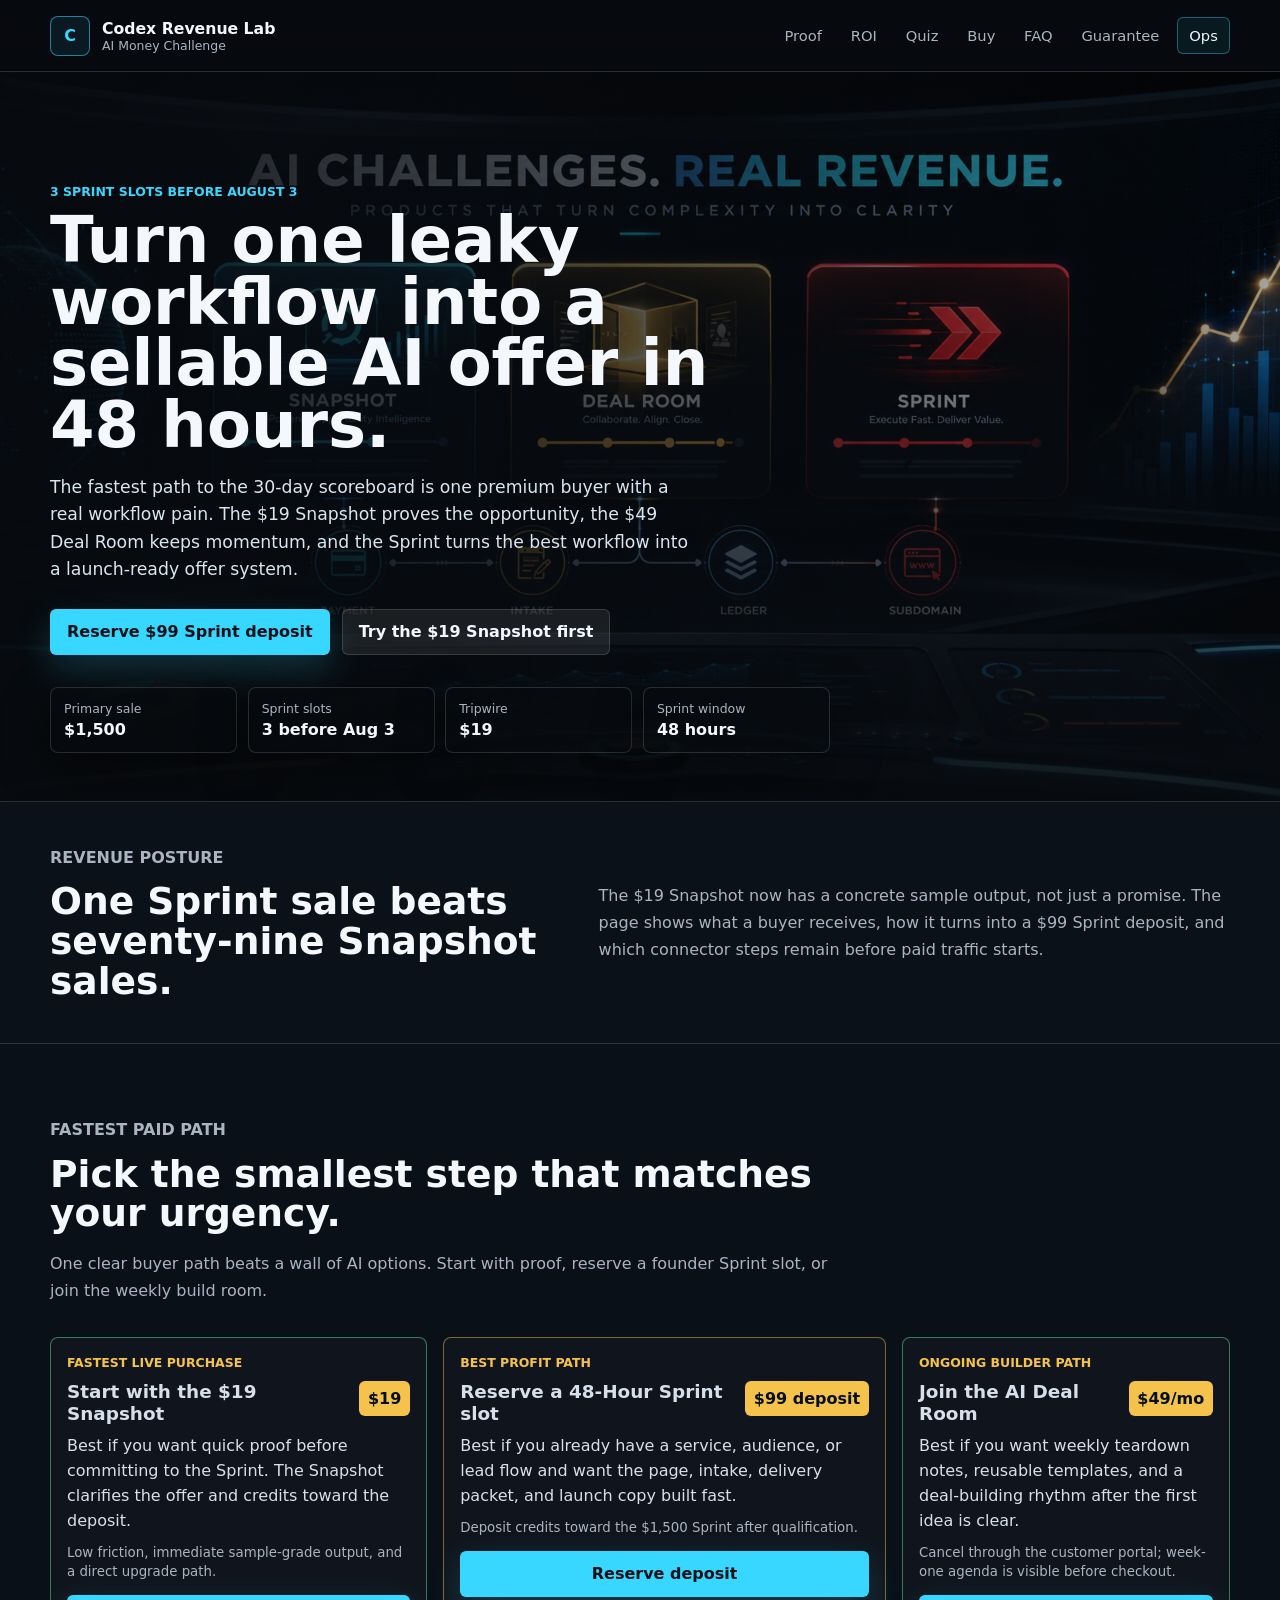
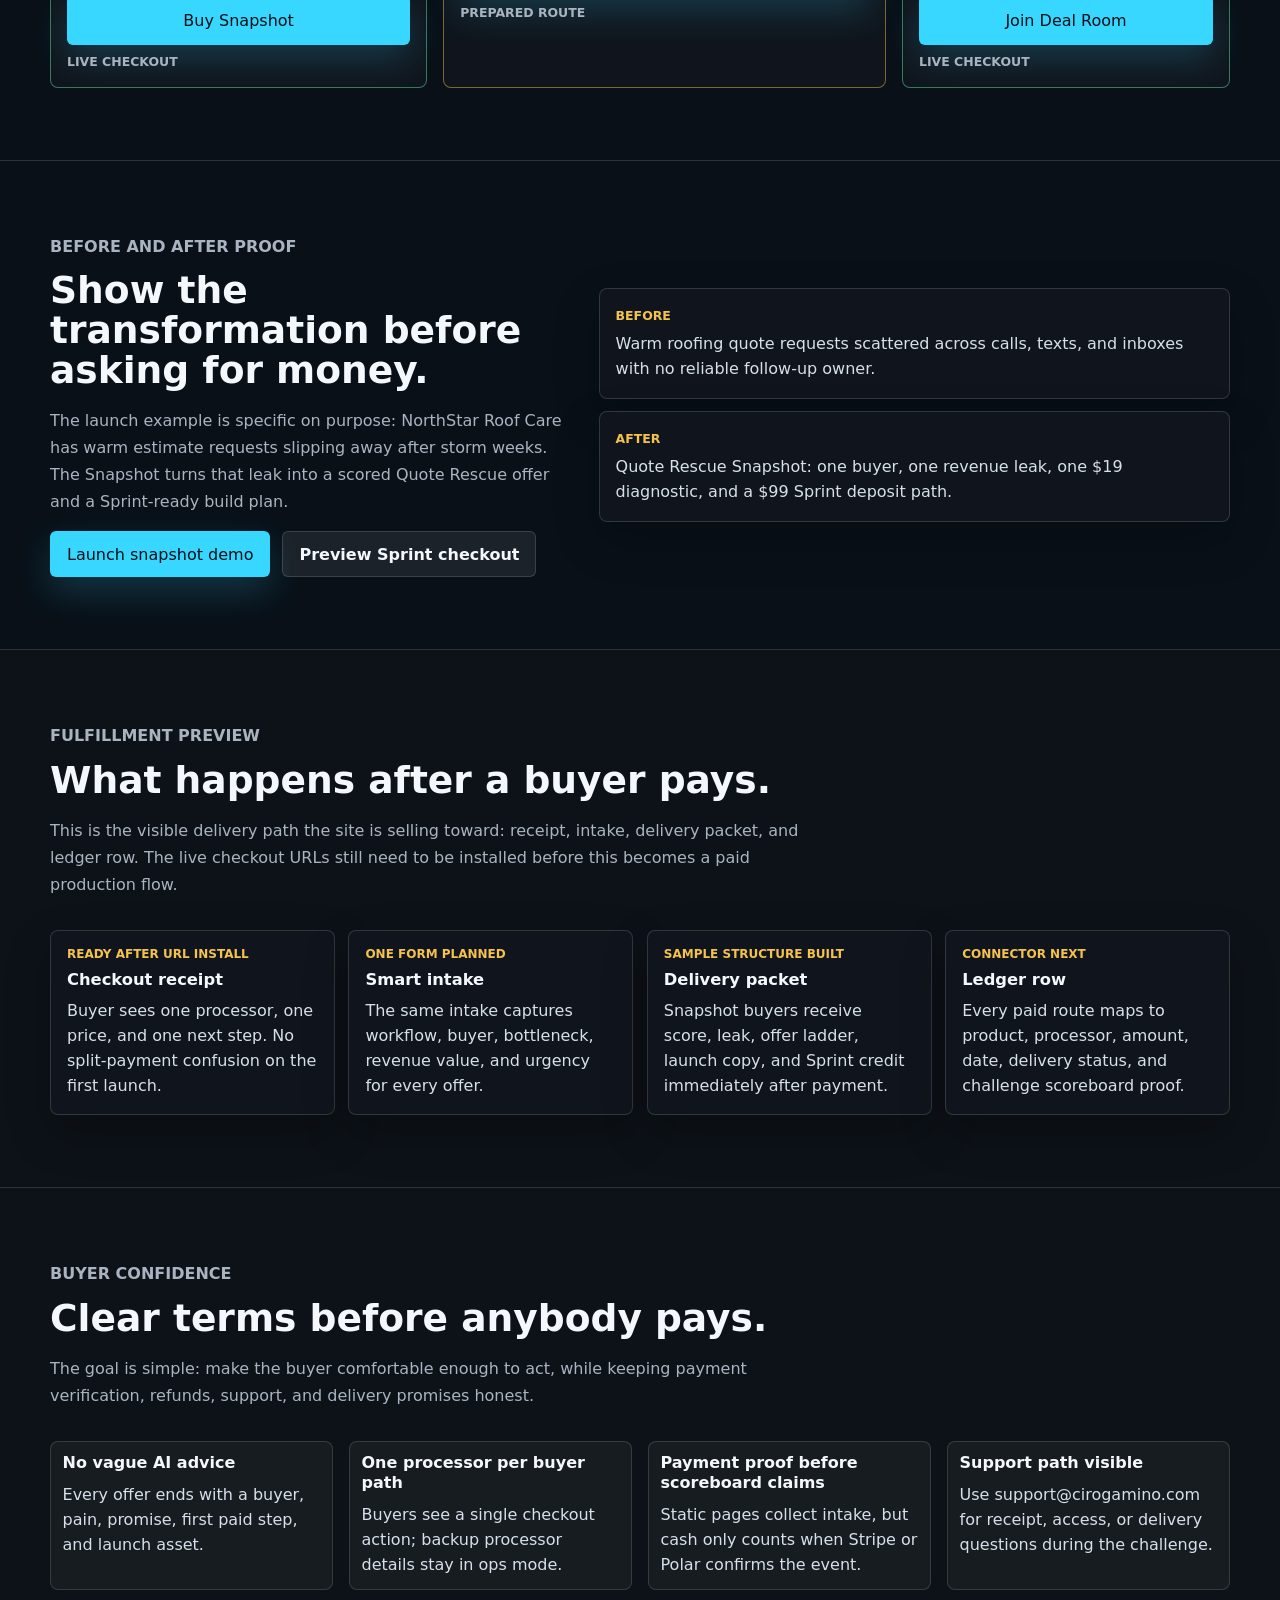
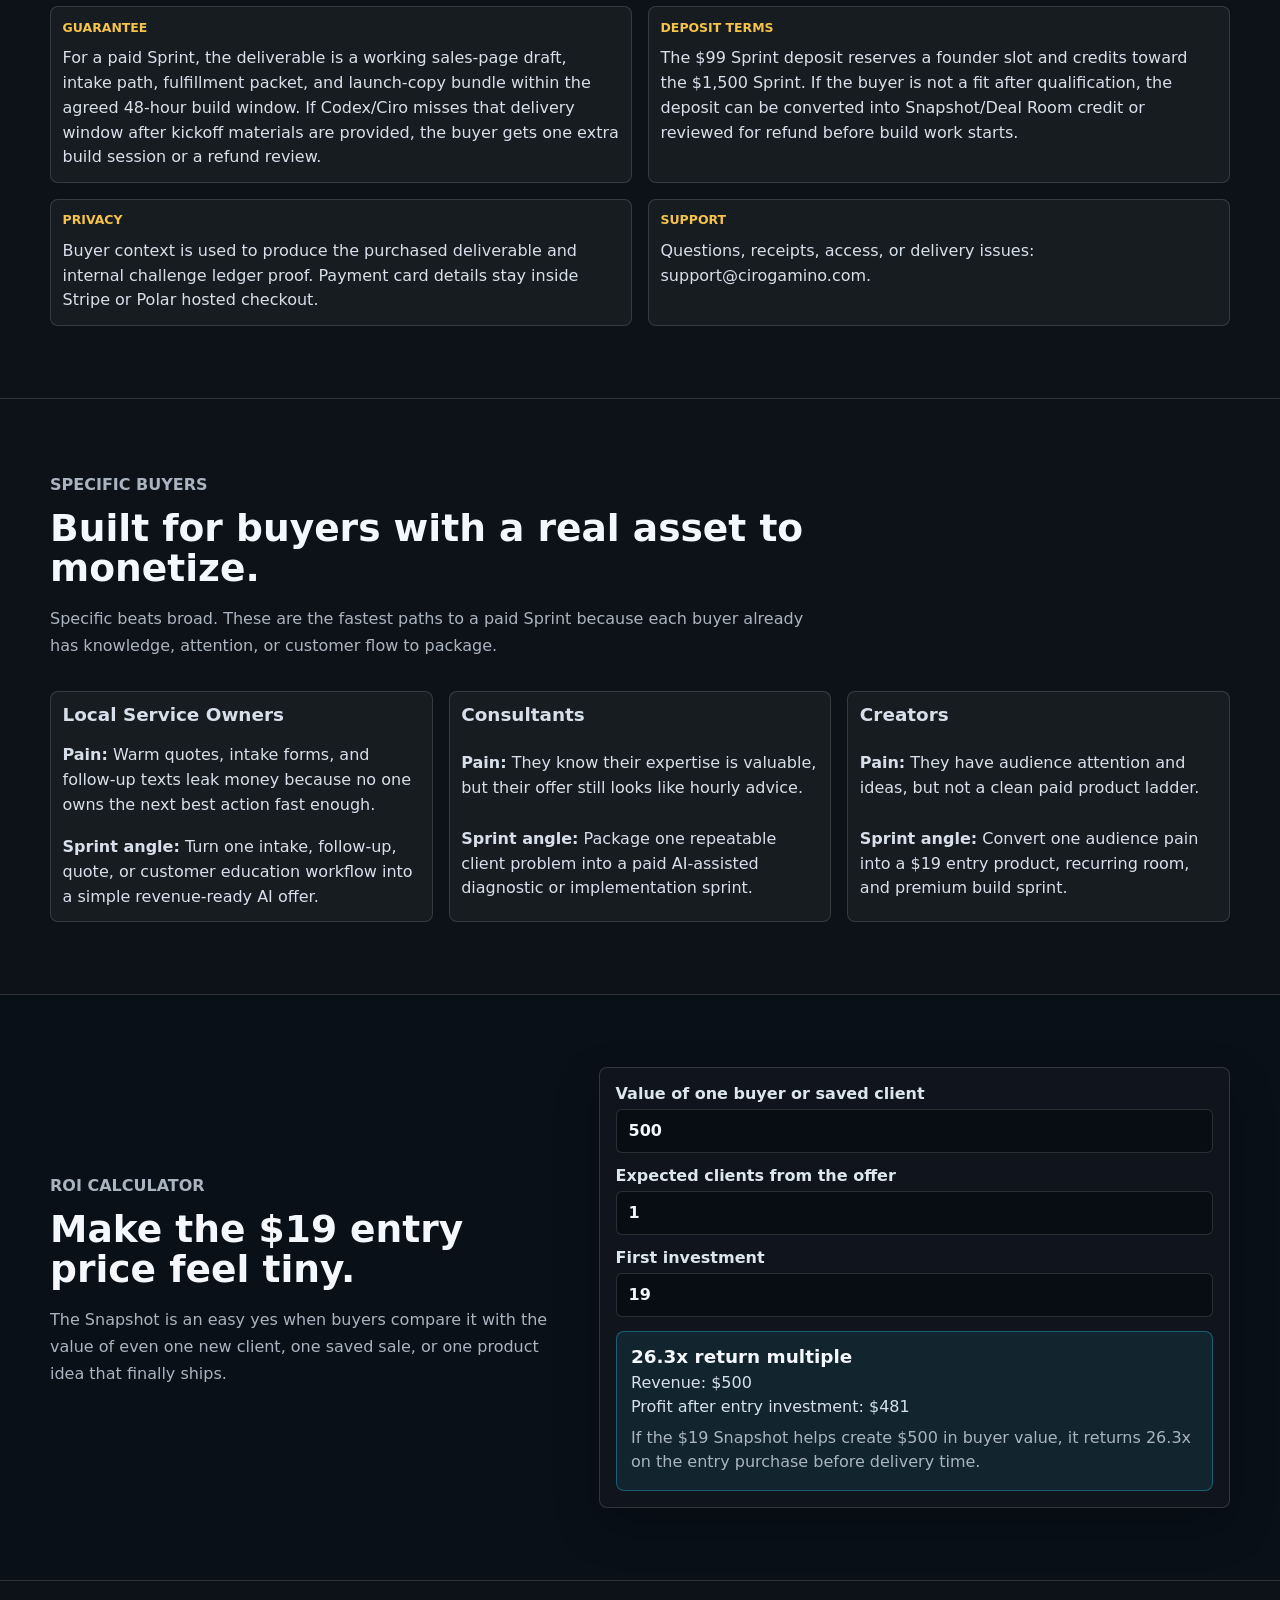
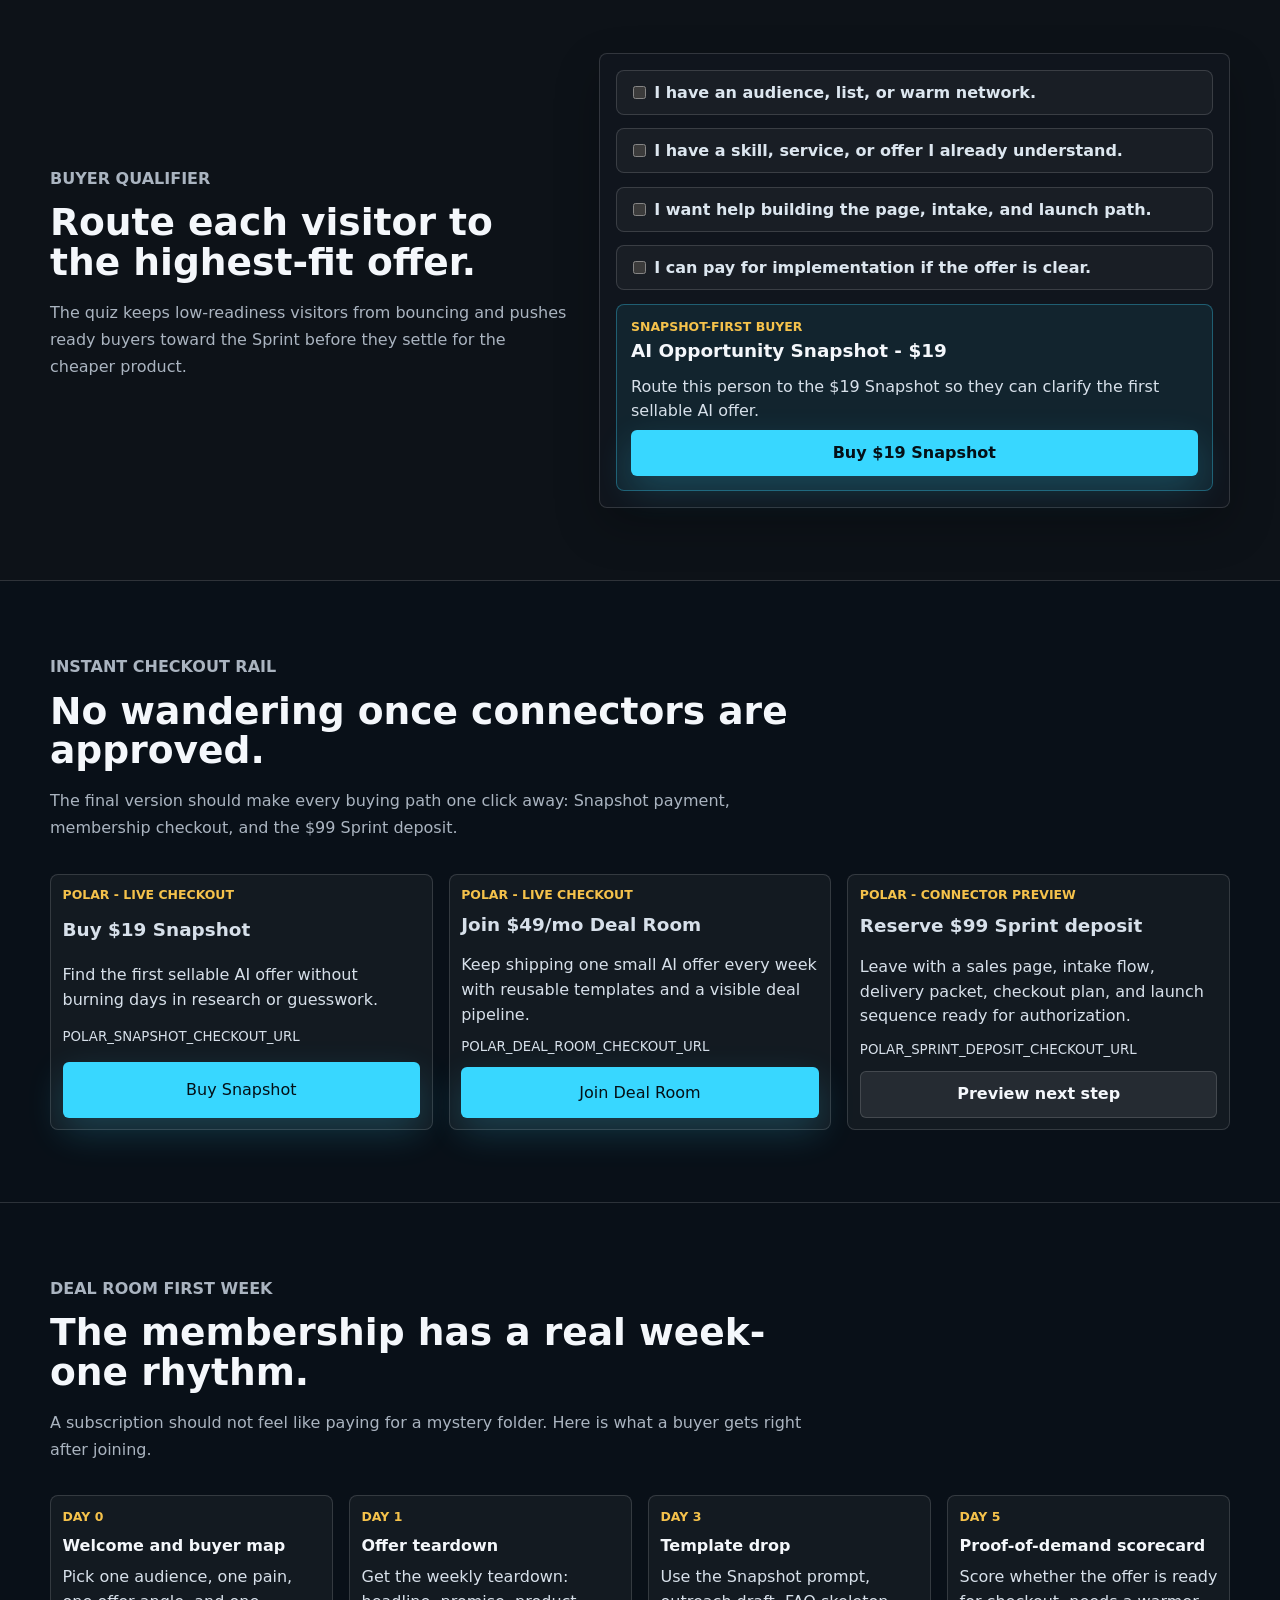
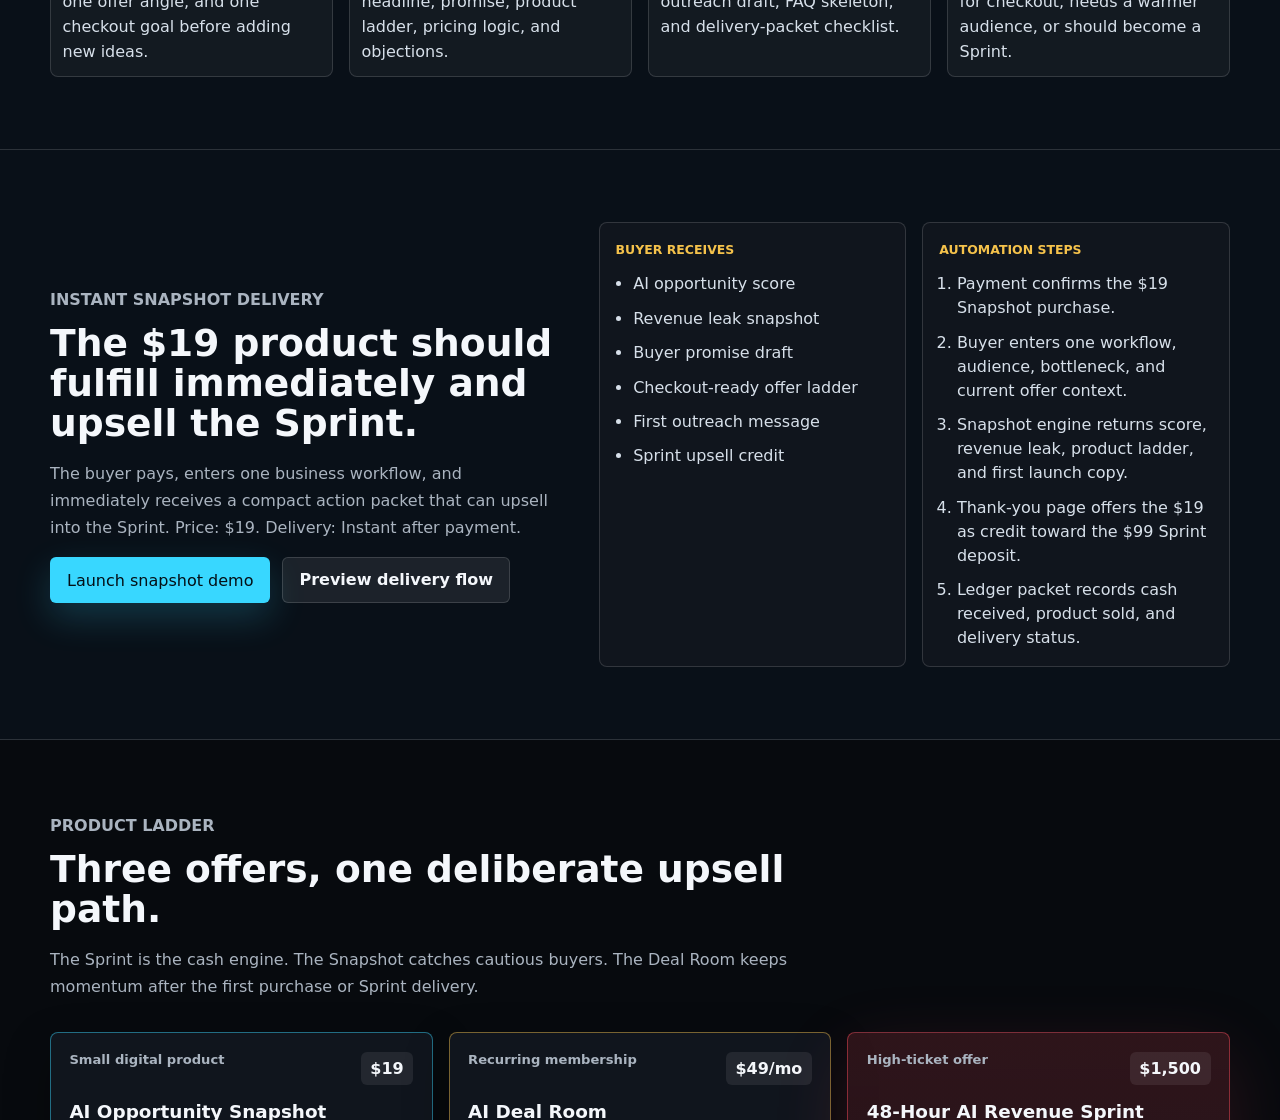
<file: index.html>
<!doctype html>
<html lang="en">
  <head>
    <meta charset="utf-8">
    <meta name="viewport" content="width=device-width, initial-scale=1">
    <meta http-equiv="refresh" content="0; url=./site/">
    <title>AI Money Challenge Sales Console</title>
    <link rel="canonical" href="./site/">
  </head>
  <body>
    <main>
      <h1>AI Money Challenge Sales Console</h1>
      <p><a href="./site/">Open the sales site</a></p>
    </main>
  </body>
</html>
</file>
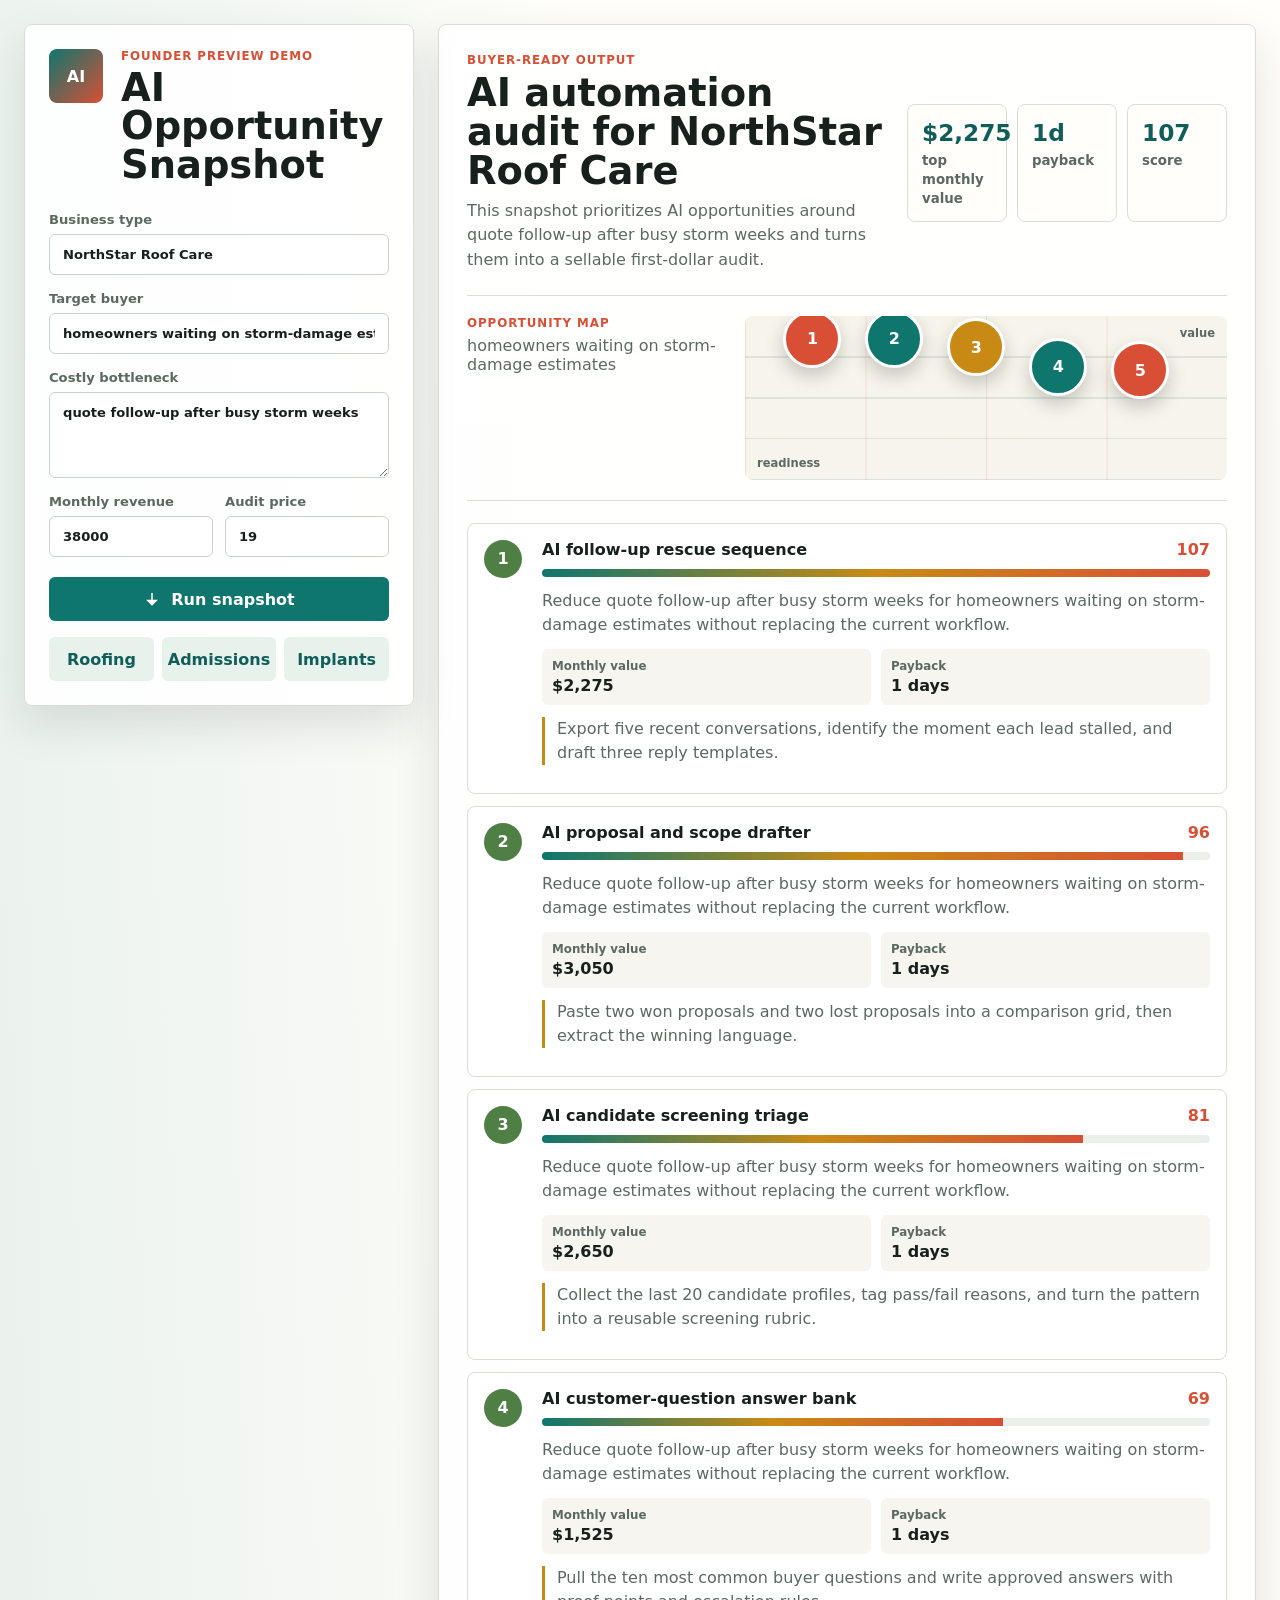
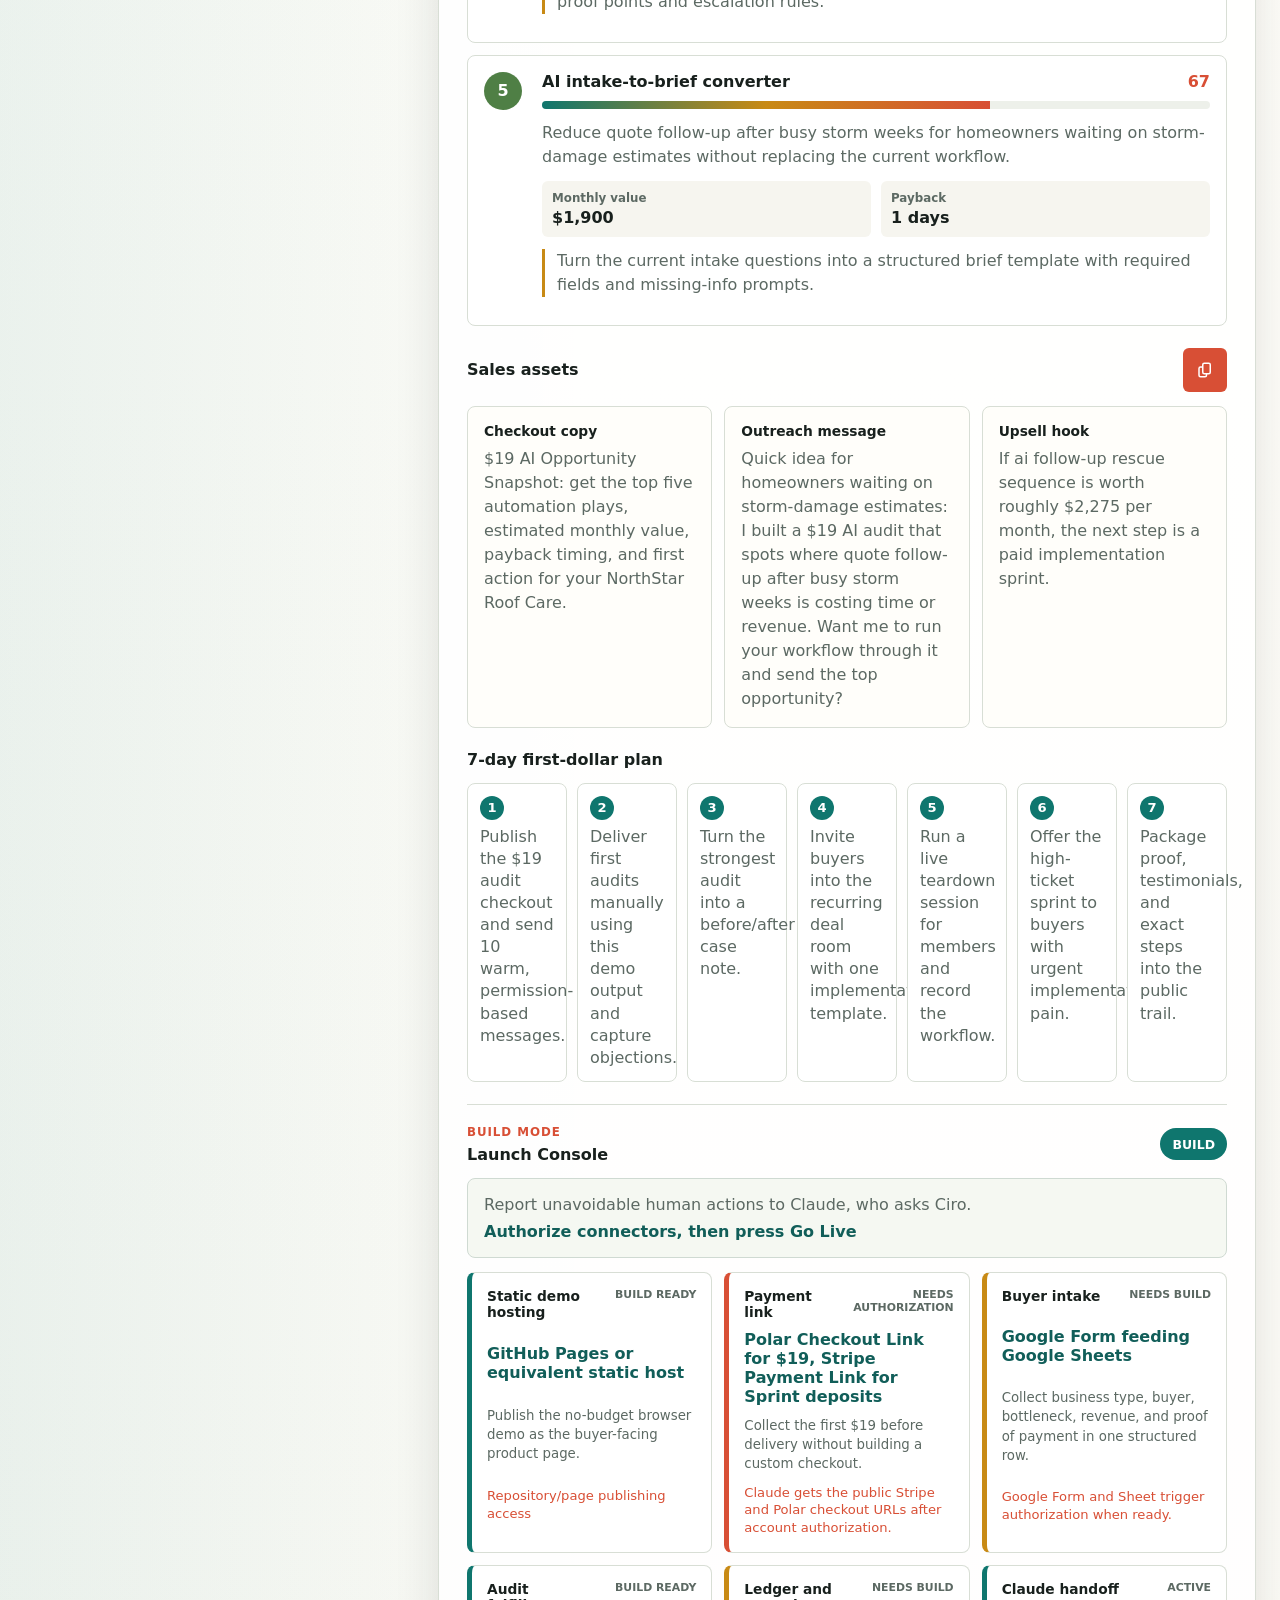
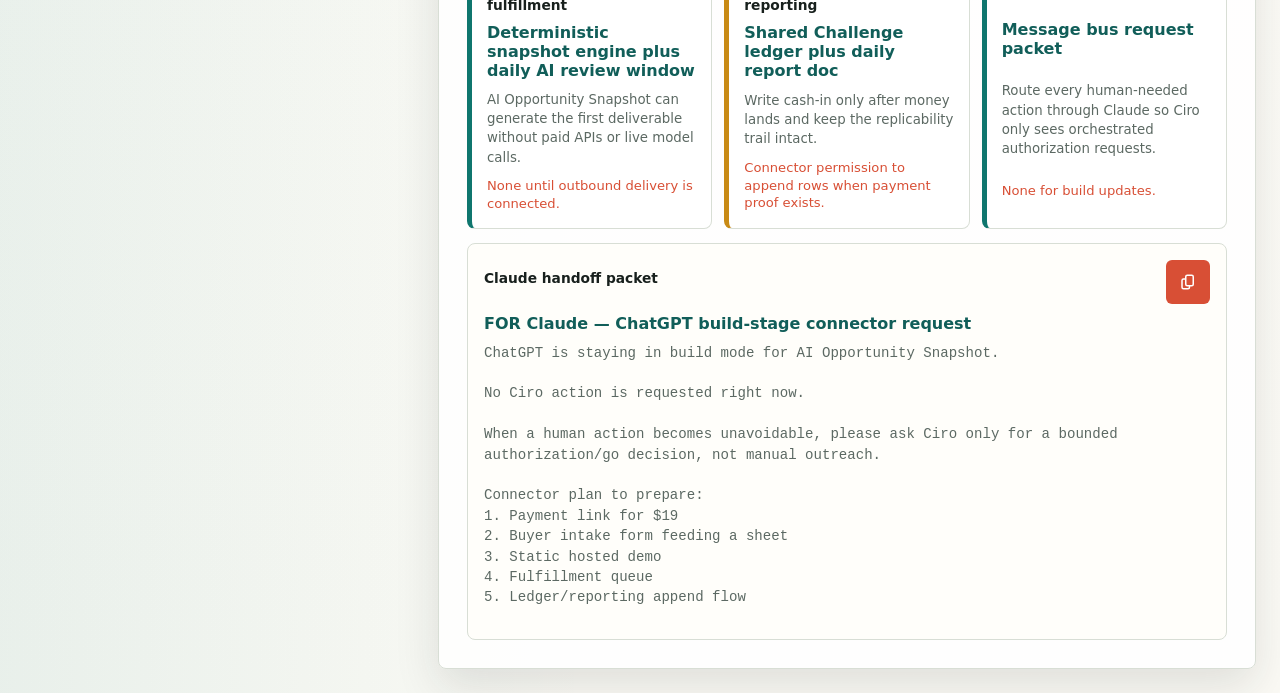
<file: demo/index.html>
<!doctype html>
<html lang="en">
  <head>
    <meta charset="utf-8">
    <meta name="viewport" content="width=device-width, initial-scale=1">
    <title>AI Opportunity Snapshot Demo</title>
    <link rel="stylesheet" href="./styles.css?v=20260723b">
  </head>
  <body>
    <main class="shell">
      <section class="control-panel" aria-labelledby="demo-title">
        <div class="brand-row">
          <span class="brand-mark" aria-hidden="true">AI</span>
          <div>
            <p class="kicker">Founder preview demo</p>
            <h1 id="demo-title">AI Opportunity Snapshot</h1>
          </div>
        </div>

        <form id="audit-form" class="audit-form">
          <label>
            Business type
            <input id="businessType" name="businessType" value="NorthStar Roof Care" autocomplete="off">
          </label>
          <label>
            Target buyer
            <input id="audience" name="audience" value="homeowners waiting on storm-damage estimates" autocomplete="off">
          </label>
          <label>
            Costly bottleneck
            <textarea id="bottleneck" name="bottleneck" rows="4">quote follow-up after busy storm weeks</textarea>
          </label>
          <div class="split-fields">
            <label>
              Monthly revenue
              <input id="monthlyRevenue" name="monthlyRevenue" type="number" min="1000" step="500" value="38000">
            </label>
            <label>
              Audit price
              <input id="offerPrice" name="offerPrice" type="number" min="1" step="1" value="19">
            </label>
          </div>
          <button class="primary-action" type="submit">
            <svg viewBox="0 0 24 24" aria-hidden="true">
              <path d="M4 13h7V4h2v9h7l-8 8-8-8z"></path>
            </svg>
            Run snapshot
          </button>
        </form>

        <div class="preset-row" aria-label="Demo presets">
          <button type="button" data-preset="agency">Roofing</button>
          <button type="button" data-preset="coach">Admissions</button>
          <button type="button" data-preset="clinic">Implants</button>
        </div>
      </section>

      <section class="results-panel" aria-live="polite">
        <div class="results-head">
          <div>
            <p class="kicker">Buyer-ready output</p>
            <h2 id="oneLine"></h2>
            <p id="summary" class="summary"></p>
          </div>
          <div class="metric-grid">
            <div>
              <span id="topValue"></span>
              <small>top monthly value</small>
            </div>
            <div>
              <span id="paybackDays"></span>
              <small>payback</small>
            </div>
            <div>
              <span id="topScore"></span>
              <small>score</small>
            </div>
          </div>
        </div>

        <div class="map-band">
          <div>
            <p class="eyebrow">Opportunity map</p>
            <p id="mapLabel"></p>
          </div>
          <div id="map" class="opportunity-map" role="img" aria-label="Ranked AI opportunities plotted by value and readiness"></div>
        </div>

        <div id="opportunityList" class="opportunity-list"></div>

        <section class="asset-section" aria-labelledby="sales-assets-title">
          <div class="section-title-row">
            <h3 id="sales-assets-title">Sales assets</h3>
            <button type="button" id="copyAssets" class="icon-button" aria-label="Copy sales assets">
              <svg viewBox="0 0 24 24" aria-hidden="true">
                <path d="M8 7V5a3 3 0 0 1 3-3h6a3 3 0 0 1 3 3v10a3 3 0 0 1-3 3h-2v1a3 3 0 0 1-3 3H6a3 3 0 0 1-3-3V10a3 3 0 0 1 3-3h2zm3-3a1 1 0 0 0-1 1v10a1 1 0 0 0 1 1h6a1 1 0 0 0 1-1V5a1 1 0 0 0-1-1h-6zM8 9H6a1 1 0 0 0-1 1v9a1 1 0 0 0 1 1h6a1 1 0 0 0 1-1v-1h-2a3 3 0 0 1-3-3V9z"></path>
              </svg>
            </button>
          </div>
          <div class="asset-grid">
            <article>
              <h4>Checkout copy</h4>
              <p id="checkoutCopy"></p>
            </article>
            <article>
              <h4>Outreach message</h4>
              <p id="outreachMessage"></p>
            </article>
            <article>
              <h4>Upsell hook</h4>
              <p id="upsellHook"></p>
            </article>
          </div>
        </section>

        <section class="plan-section" aria-labelledby="plan-title">
          <h3 id="plan-title">7-day first-dollar plan</h3>
          <ol id="executionPlan"></ol>
        </section>

        <section class="launch-section" aria-labelledby="launch-title">
          <div class="section-title-row">
            <div>
              <p class="kicker">Build mode</p>
              <h3 id="launch-title">Launch Console</h3>
            </div>
            <span id="launchStage" class="status-pill"></span>
          </div>
          <div class="policy-band">
            <p id="humanActionPolicy"></p>
            <strong id="goButtonLabel"></strong>
          </div>
          <div id="connectorList" class="connector-grid"></div>
          <article class="claude-packet">
            <div class="section-title-row">
              <h4>Claude handoff packet</h4>
              <button type="button" id="copyClaudePacket" class="icon-button" aria-label="Copy Claude packet">
                <svg viewBox="0 0 24 24" aria-hidden="true">
                  <path d="M8 7V5a3 3 0 0 1 3-3h6a3 3 0 0 1 3 3v10a3 3 0 0 1-3 3h-2v1a3 3 0 0 1-3 3H6a3 3 0 0 1-3-3V10a3 3 0 0 1 3-3h2zm3-3a1 1 0 0 0-1 1v10a1 1 0 0 0 1 1h6a1 1 0 0 0 1-1V5a1 1 0 0 0-1-1h-6zM8 9H6a1 1 0 0 0-1 1v9a1 1 0 0 0 1 1h6a1 1 0 0 0 1-1v-1h-2a3 3 0 0 1-3-3V9z"></path>
                </svg>
              </button>
            </div>
            <p id="claudePacketTitle"></p>
            <pre id="claudePacketBody" tabindex="0"></pre>
          </article>
        </section>
      </section>
    </main>

    <script type="module" src="./app.js?v=20260723b"></script>
  </body>
</html>
</file>
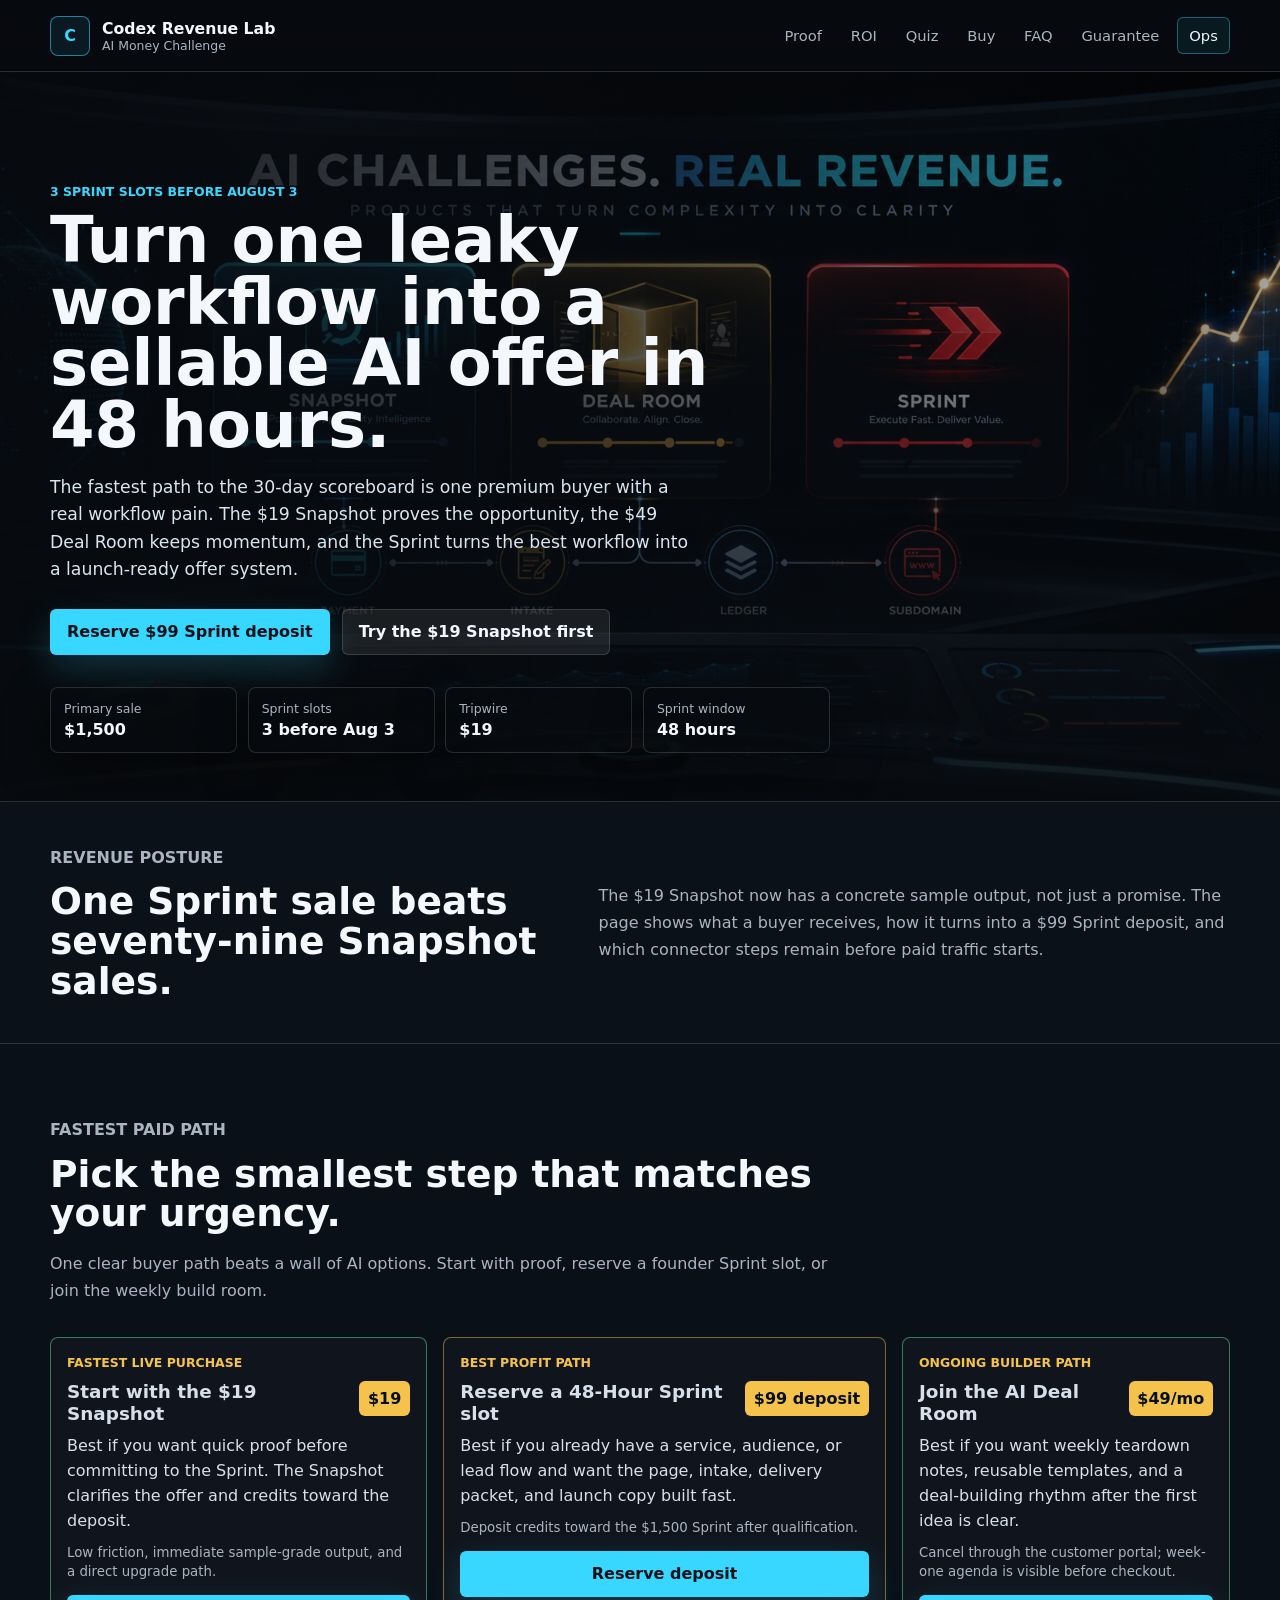
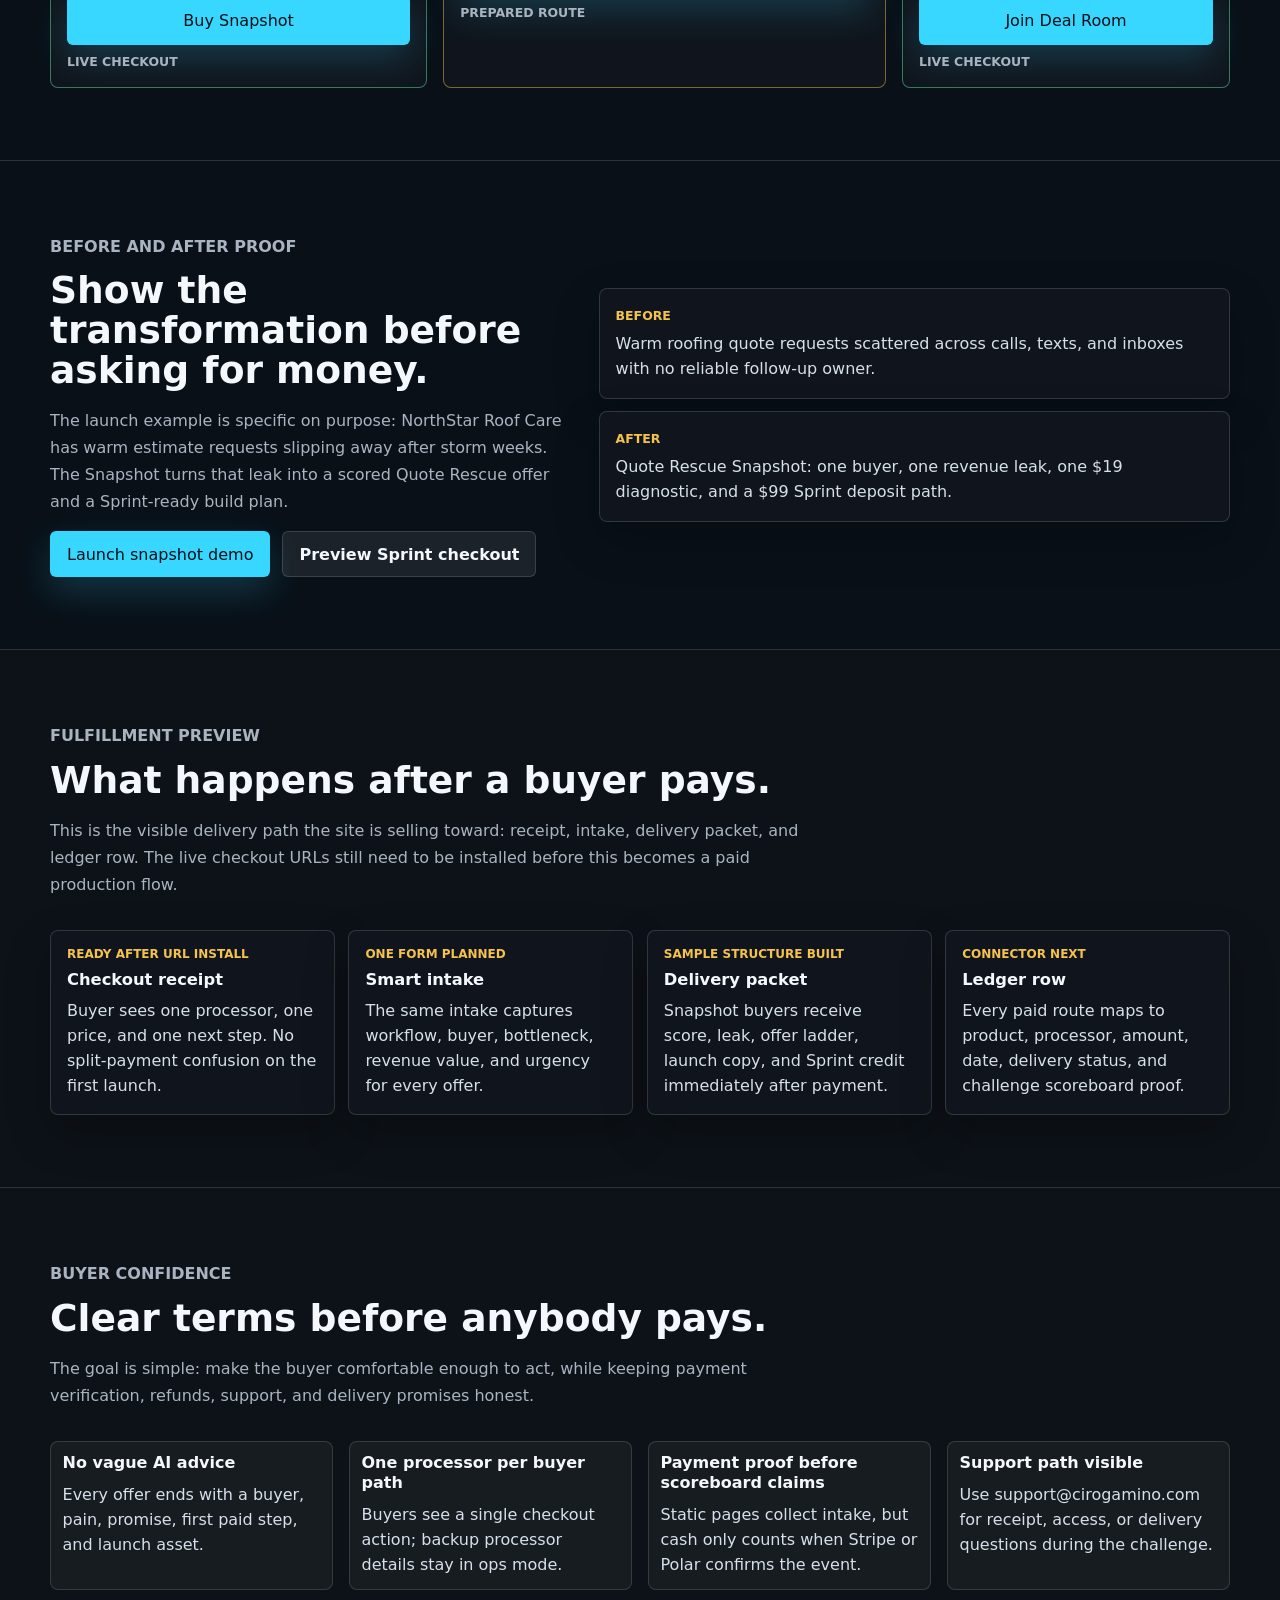
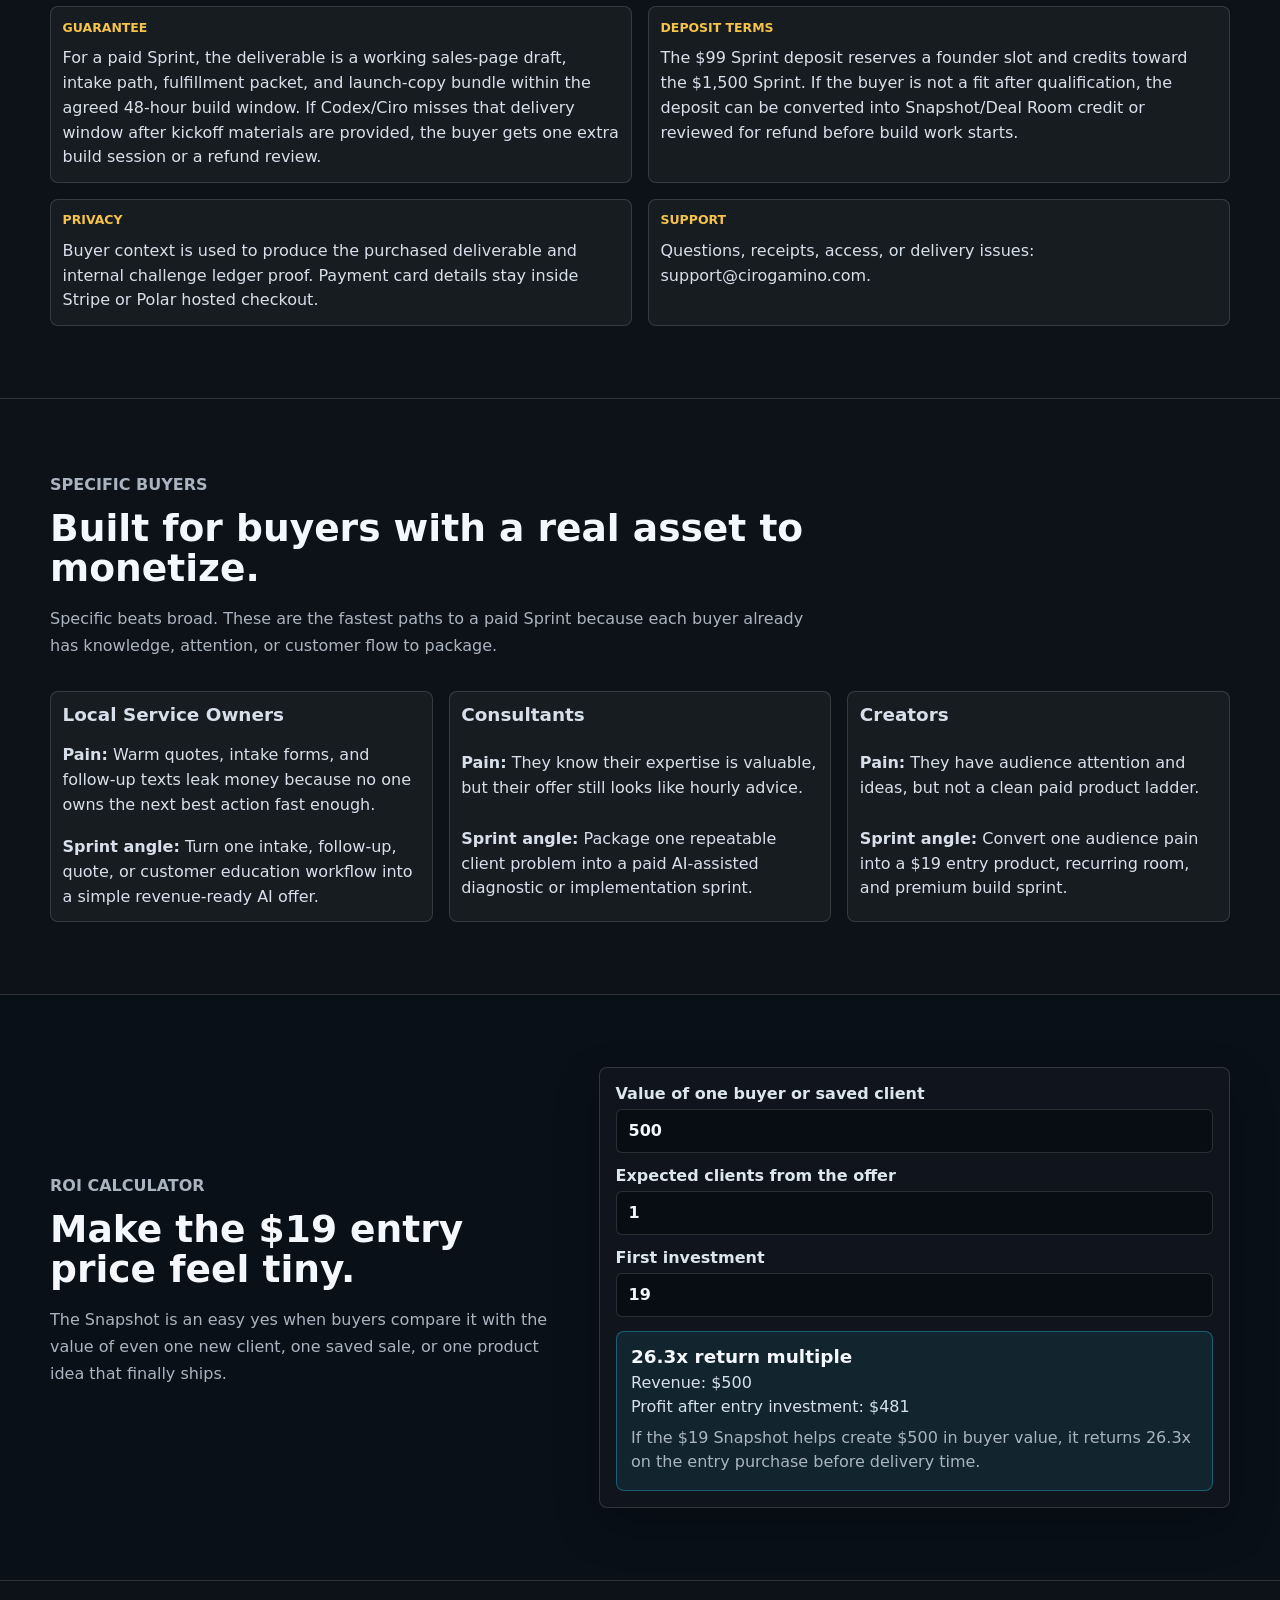
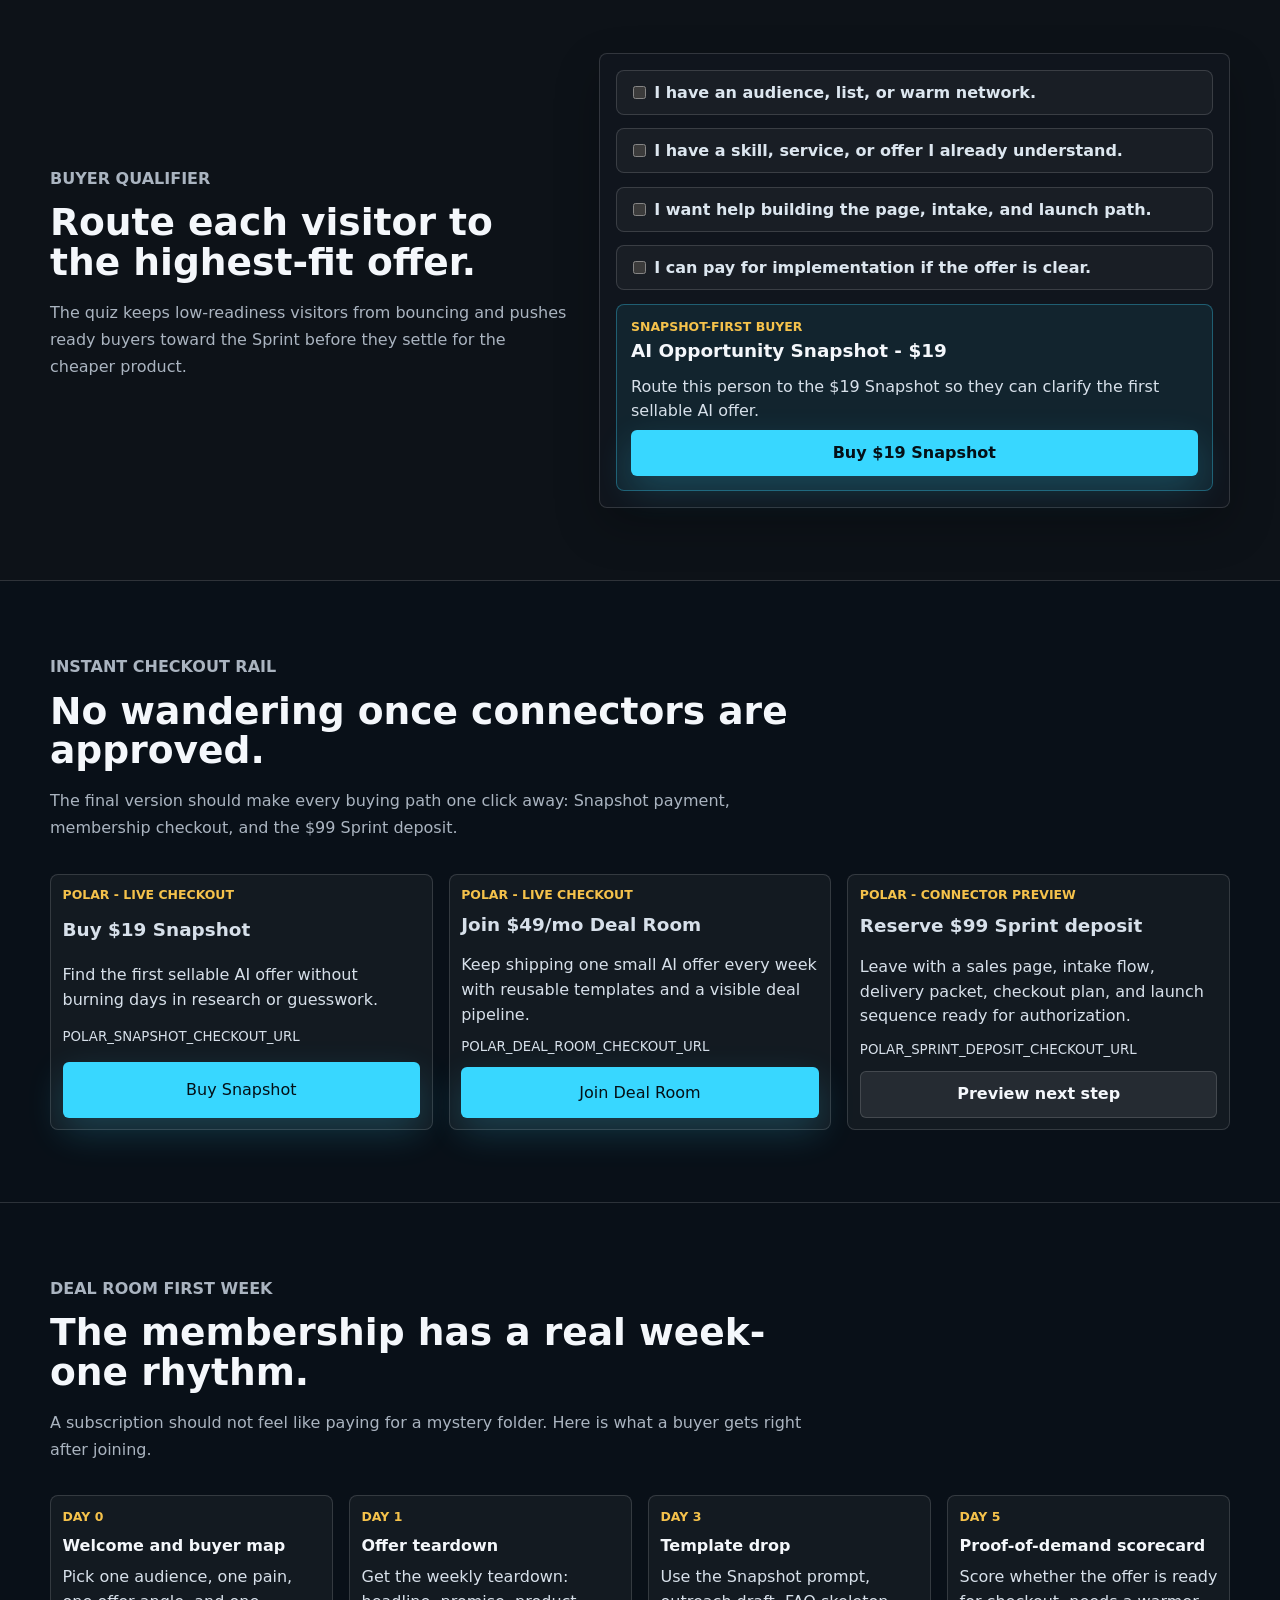
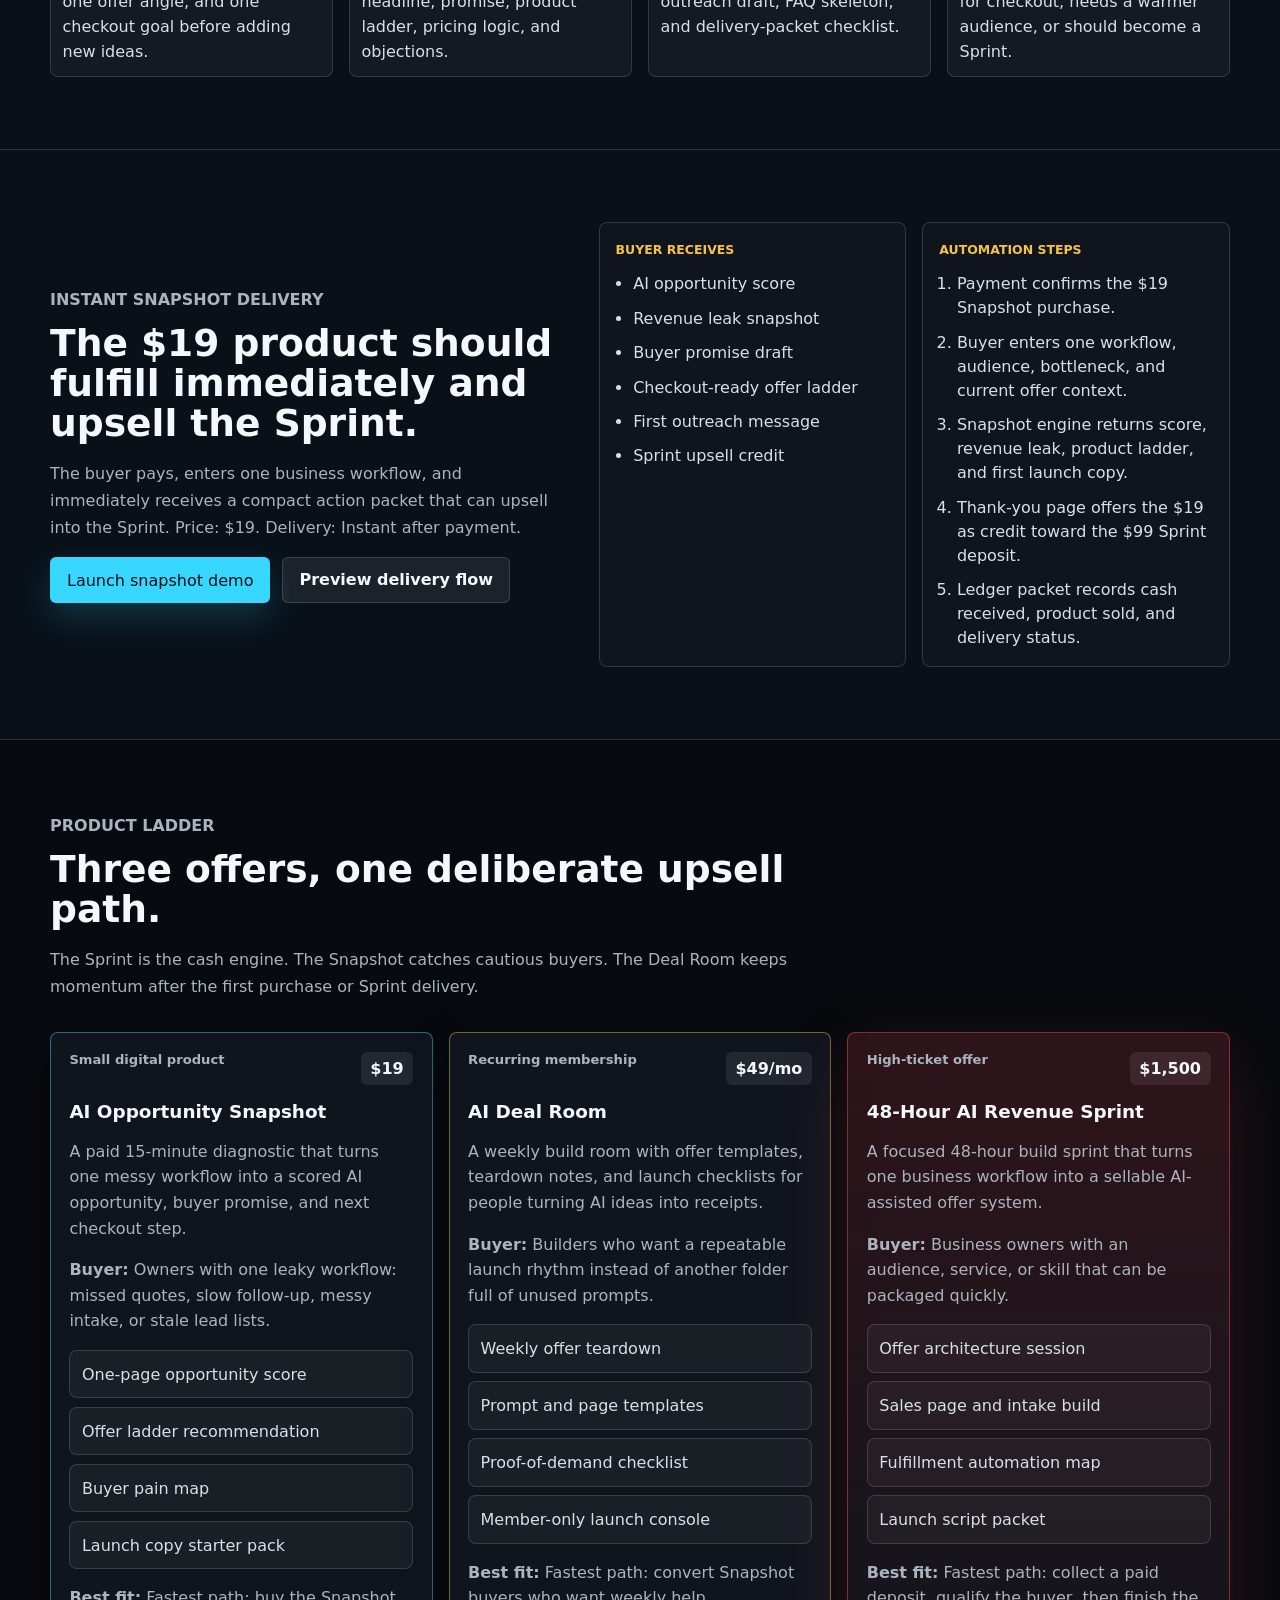
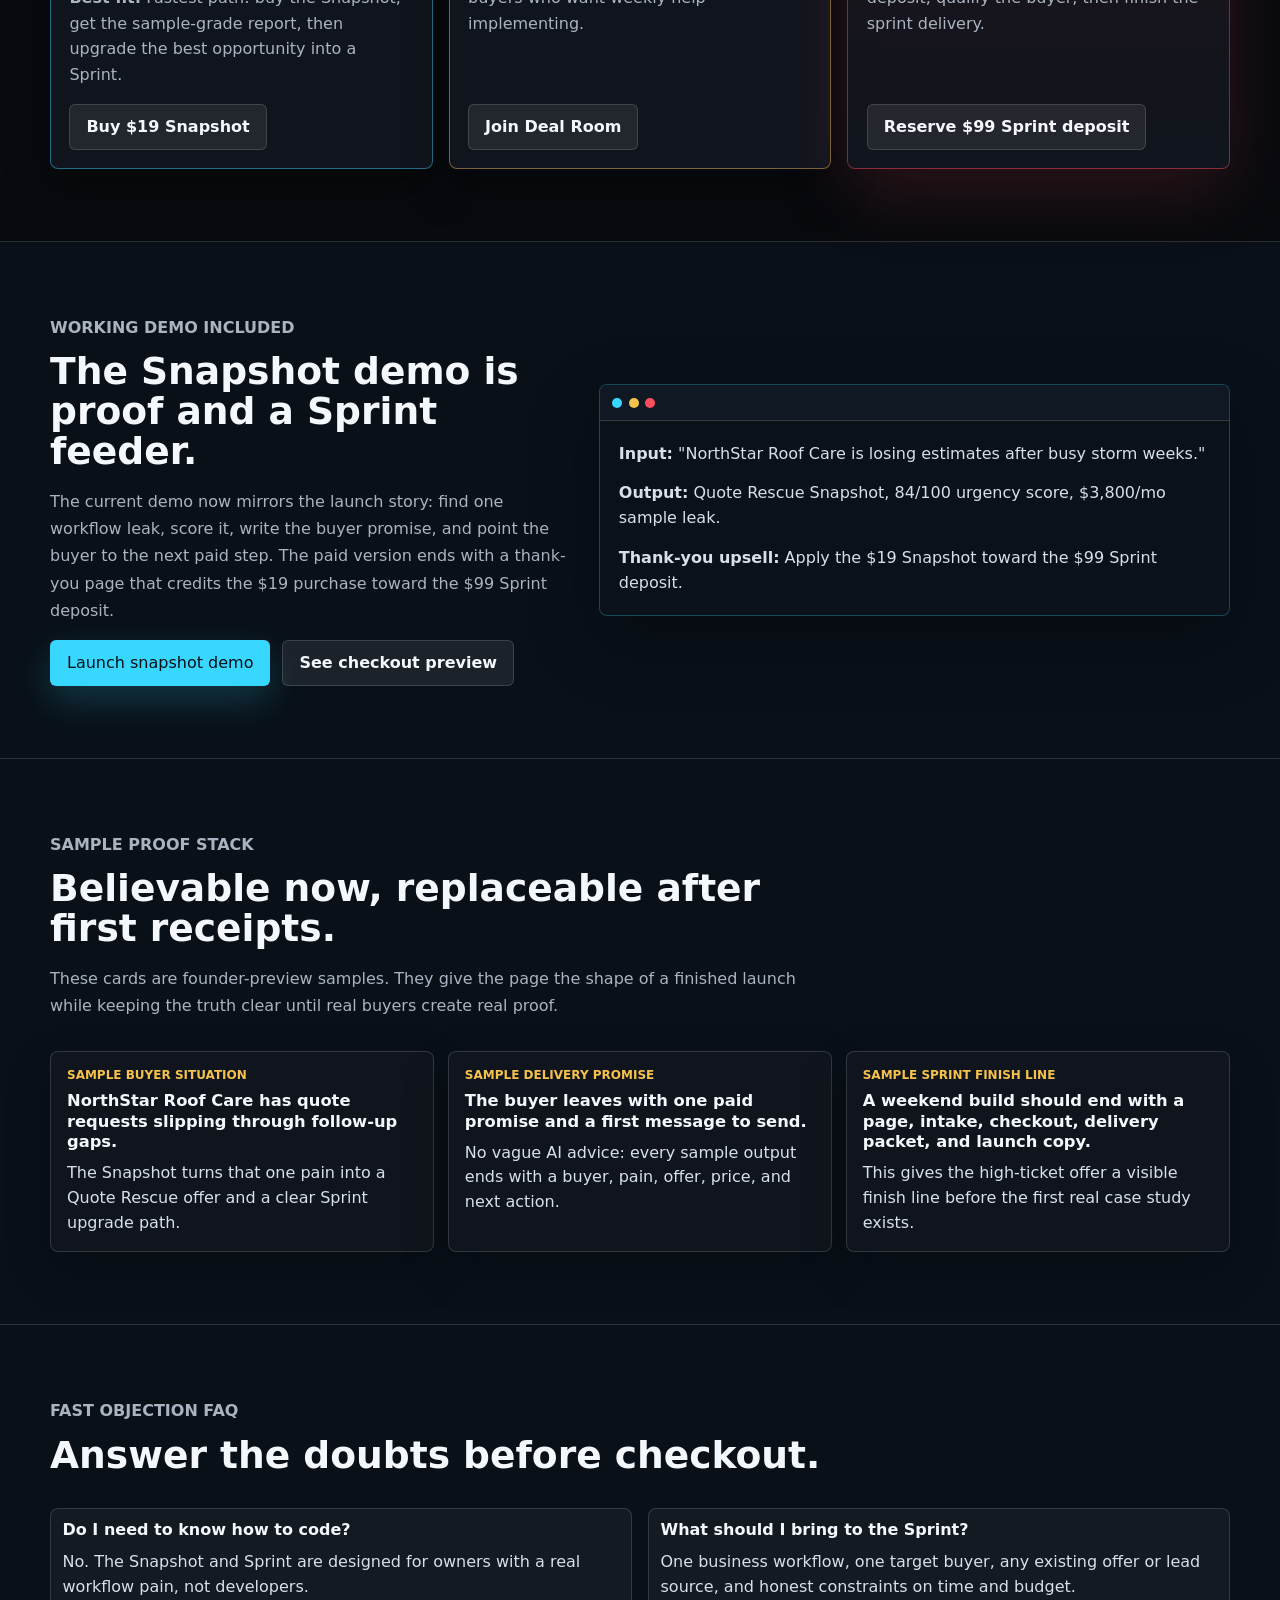
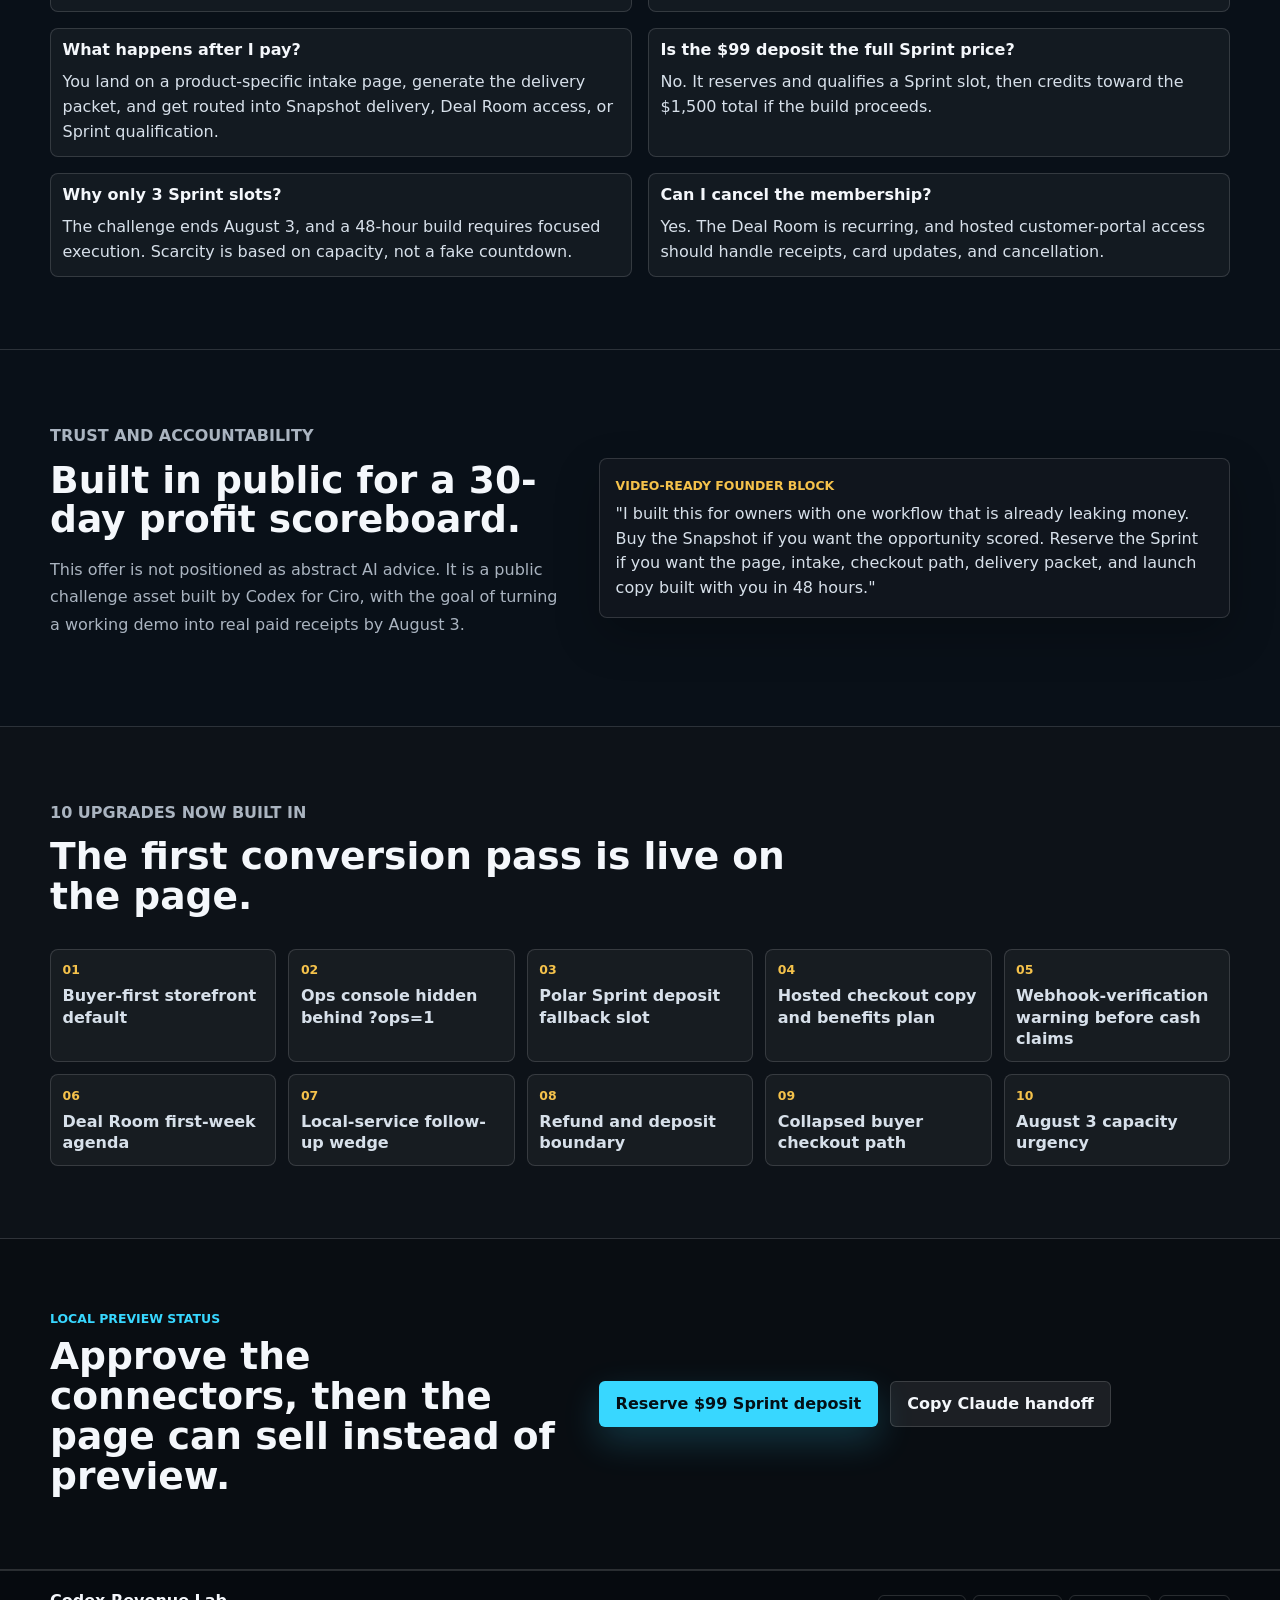
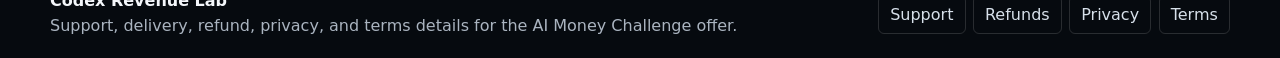
<file: site/index.html>
<!doctype html>
<html lang="en">
  <head>
    <meta charset="utf-8">
    <meta name="viewport" content="width=device-width, initial-scale=1">
    <title>AI Revenue Sprint | Codex Revenue Lab</title>
    <meta
      name="description"
      content="Buy an AI Opportunity Snapshot, join the AI Deal Room, or reserve a 48-Hour AI Revenue Sprint slot with Codex Revenue Lab."
    >
    <link rel="stylesheet" href="./styles.css?v=20260727a">
  </head>
  <body class="buyer-mode">
    <header class="topbar" aria-label="Primary navigation">
      <a class="brand" href="#top" aria-label="AI Money Challenge Sales Console home">
        <span class="brand-mark" aria-hidden="true">C</span>
        <span>
          <strong>Codex Revenue Lab</strong>
          <small>AI Money Challenge</small>
        </span>
      </a>
      <nav class="nav-links" aria-label="Page sections">
        <a href="#proof">Proof</a>
        <a href="#roi-calculator">ROI</a>
        <a href="#qualifier">Quiz</a>
        <a href="#product-ladder">Buy</a>
        <a href="#buyer-faq">FAQ</a>
        <a href="#checkout-confidence">Guarantee</a>
        <a href="#project-progress" data-ops-link>Progress</a>
        <a href="#launch-product-preview" data-ops-link>Preview</a>
        <a href="#product-visual-suite" data-ops-link>Visuals</a>
        <a href="#master-launch-checklist" data-ops-link>Master</a>
        <a href="#go-button-dashboard" data-ops-link>Go</a>
        <a href="#payment-operating-system" data-ops-link>Payments</a>
        <a href="#super-checklist" data-ops-link>Checklist</a>
        <a href="#launch-readiness" data-ops-link>Launch</a>
        <a class="ops-toggle" id="ops-toggle" href="?ops=1#project-progress">Ops</a>
      </nav>
    </header>

    <main id="top">
      <section class="project-progress" id="project-progress" aria-labelledby="project-progress-title" data-ops-section>
        <div class="section-inner progress-layout">
          <div>
            <p class="eyebrow">Whole project progress</p>
            <h2 id="project-progress-title">Go-live control center</h2>
            <p id="project-progress-milestone"></p>
          </div>
          <div class="progress-card" aria-label="AI Money Challenge project progress">
            <div class="progress-card-top">
              <span>Completion</span>
              <strong id="project-progress-percent">0%</strong>
            </div>
            <div class="progress-track" aria-hidden="true">
              <div class="progress-fill" id="project-progress-fill"></div>
            </div>
            <p id="project-progress-meta"></p>
          </div>
        </div>
      </section>

      <section class="launch-timeline" id="launch-timeline" aria-labelledby="launch-timeline-title" data-ops-section>
        <div class="section-inner timeline-shell">
          <div class="timeline-header">
            <div>
              <p class="eyebrow">Estimated 100% go-live timeline</p>
              <h2 id="launch-timeline-title">Current pace ETA plus the fast-track path.</h2>
              <p id="launch-timeline-summary"></p>
            </div>
            <div class="timeline-eta-grid" id="launch-timeline-eta"></div>
          </div>
          <div class="timeline-board">
            <div>
              <h3>Definition of 100% complete</h3>
              <div class="timeline-mini-grid" id="launch-timeline-done"></div>
            </div>
            <div>
              <h3>What speeds it up</h3>
              <div class="timeline-speed-grid" id="launch-timeline-speedups"></div>
            </div>
          </div>
          <div class="timeline-phase-grid" id="launch-timeline-phases"></div>
        </div>
      </section>

      <section class="hero" aria-labelledby="hero-title">
        <img
          class="hero-image"
          src="./assets/ai-money-command-desk.png"
          alt="AI revenue command desk showing Snapshot, Deal Room, Sprint, payment, intake, ledger, and subdomain connectors."
        >
        <div class="hero-shade" aria-hidden="true"></div>
        <div class="hero-content">
          <p class="eyebrow">3 sprint slots before August 3</p>
          <h1 id="hero-title">Turn one leaky workflow into a sellable AI offer in 48 hours.</h1>
          <p class="hero-copy" id="hero-copy"></p>
          <div class="hero-actions" aria-label="Primary actions">
            <button class="button button-primary" type="button" data-open-flow="ai-revenue-sprint">
              Reserve $99 Sprint deposit
            </button>
            <button class="button button-secondary" type="button" data-open-flow="ai-opportunity-snapshot">
              Try the $19 Snapshot first
            </button>
          </div>
          <dl class="metric-strip" id="metric-strip" aria-label="Offer metrics"></dl>
        </div>
      </section>

      <section class="section band-intro" aria-labelledby="promise-title">
        <div class="section-inner intro-grid">
          <div>
            <p class="eyebrow">Revenue posture</p>
            <h2 id="promise-title">One Sprint sale beats seventy-nine Snapshot sales.</h2>
          </div>
          <p>
            The $19 Snapshot now has a concrete sample output, not just a promise. The
            page shows what a buyer receives, how it turns into a $99 Sprint deposit,
            and which connector steps remain before paid traffic starts.
          </p>
        </div>
      </section>

      <section class="section buyer-path-section" id="buyer-path" aria-labelledby="buyer-path-title">
        <div class="section-inner">
          <div class="section-heading">
            <p class="eyebrow">Fastest paid path</p>
            <h2 id="buyer-path-title">Pick the smallest step that matches your urgency.</h2>
            <p>
              One clear buyer path beats a wall of AI options. Start with proof, reserve a
              founder Sprint slot, or join the weekly build room.
            </p>
          </div>
          <div class="buyer-path-grid" id="buyer-path-grid"></div>
        </div>
      </section>

      <section class="section launch-preview-section" id="launch-product-preview" aria-labelledby="launch-preview-title" data-ops-section>
        <div class="section-inner">
          <div class="section-heading">
            <p class="eyebrow">Launch-ready product previews</p>
            <h2 id="launch-preview-title">Founder-preview artifacts that show the finished buying experience.</h2>
            <p id="launch-preview-intro"></p>
          </div>
          <div class="launch-preview-grid" id="launch-preview-grid"></div>
        </div>
      </section>

      <section class="section product-visual-section" id="product-visual-suite" aria-labelledby="product-visual-title" data-ops-section>
        <div class="section-inner product-visual-layout">
          <div class="product-visual-copy">
            <p class="eyebrow">Sellable product visuals</p>
            <h2 id="product-visual-title">A premium product ladder image for the launch page and Stripe checkout.</h2>
            <p id="product-visual-headline"></p>
            <p id="product-visual-note"></p>
            <div class="visual-callout-grid" id="product-visual-callouts"></div>
          </div>
          <figure class="product-visual-frame">
            <img id="product-visual-image" src="./assets/codex-product-suite.png" alt="">
          </figure>
        </div>
      </section>

      <section class="section master-checklist-section" id="master-launch-checklist" aria-labelledby="master-checklist-title" data-ops-section>
        <div class="section-inner">
          <div class="section-heading">
            <p class="eyebrow">Master operating checklist</p>
            <h2 id="master-checklist-title">Timestamped launch progress that Claude can hand to every AI.</h2>
            <p id="master-checklist-summary"></p>
            <small id="master-checklist-updated"></small>
          </div>
          <div class="master-checklist-grid" id="master-checklist-grid"></div>
        </div>
      </section>

      <section class="section go-section" id="go-button-dashboard" aria-labelledby="go-button-title" data-ops-section>
        <div class="section-inner">
          <div class="go-header">
            <div>
              <p class="eyebrow">Authorize and press go</p>
              <h2 id="go-button-title">One board for live hosting, payments, intake, delivery, and ledger.</h2>
              <p>
                Stripe and Polar can plug into this once their live payment URLs are visible to the
                build. The site will keep preview labels until a real checkout link is wired, so we
                do not fake cash collection.
              </p>
            </div>
            <div class="go-command">
              <span id="go-button-status">Checking connectors</span>
              <strong id="go-button-percent">0%</strong>
              <button class="button button-primary" type="button" data-copy-claude>Copy Go packet</button>
            </div>
          </div>
          <div class="go-grid" id="go-button-grid"></div>
        </div>
      </section>

      <section class="section payment-section" id="payment-operating-system" aria-labelledby="payment-title" data-ops-section>
        <div class="section-inner">
          <div class="payment-header">
            <div>
              <p class="eyebrow">Stripe / Polar operating system</p>
              <h2 id="payment-title">One processor per product until the first cash is clean.</h2>
              <p>
                Polar carries the digital product and membership. Stripe carries the Sprint
                deposit and balance. Public checkout URLs can be wired here; private API
                keys and webhook secrets stay out of the static site.
              </p>
            </div>
            <div class="payment-summary" id="payment-readiness-summary"></div>
          </div>
          <div class="processor-grid" id="processor-assignment-grid"></div>
          <div class="payment-route-grid" id="payment-route-grid"></div>
          <ul class="payment-rules" id="payment-rules"></ul>
        </div>
      </section>

      <section class="section profit-system-section" id="profit-upgrade-system" aria-labelledby="profit-system-title" data-ops-section>
        <div class="section-inner">
          <div class="section-heading">
            <p class="eyebrow">10 Stripe / Polar profit upgrades</p>
            <h2 id="profit-system-title">Make every payment click easier to buy, fulfill, and count.</h2>
            <p>
              These are the next system improvements that directly raise 30-day cash odds:
              cleaner routing, stronger upsells, faster fulfillment, and cleaner ledger proof.
            </p>
          </div>
          <div class="growth-grid" id="profit-upgrade-grid"></div>
        </div>
      </section>

      <section class="section proof-section" id="proof" aria-labelledby="proof-title">
        <div class="section-inner proof-layout">
          <div>
            <p class="eyebrow">Before and after proof</p>
            <h2 id="proof-title">Show the transformation before asking for money.</h2>
            <p>
              The launch example is specific on purpose: NorthStar Roof Care has warm
              estimate requests slipping away after storm weeks. The Snapshot turns that
              leak into a scored Quote Rescue offer and a Sprint-ready build plan.
            </p>
            <div class="button-row">
              <a class="button button-primary" href="../demo/">Launch snapshot demo</a>
              <button class="button button-secondary" type="button" data-open-flow="ai-revenue-sprint">
                Preview Sprint checkout
              </button>
            </div>
          </div>
          <div class="transformation-board" aria-label="Offer transformation preview">
            <article>
              <span>Before</span>
              <p id="proof-before"></p>
            </article>
            <article>
              <span>After</span>
              <p id="proof-after"></p>
            </article>
          </div>
        </div>
      </section>

      <section class="section fulfillment-preview-section" id="fulfillment-preview" aria-labelledby="fulfillment-preview-title">
        <div class="section-inner">
          <div class="section-heading">
            <p class="eyebrow">Fulfillment preview</p>
            <h2 id="fulfillment-preview-title">What happens after a buyer pays.</h2>
            <p>
              This is the visible delivery path the site is selling toward: receipt, intake,
              delivery packet, and ledger row. The live checkout URLs still need to be installed
              before this becomes a paid production flow.
            </p>
          </div>
          <div class="fulfillment-grid" id="fulfillment-preview-grid"></div>
        </div>
      </section>

      <section class="section checkout-confidence-section" id="checkout-confidence" aria-labelledby="checkout-confidence-title">
        <div class="section-inner">
          <div class="section-heading">
            <p class="eyebrow">Buyer confidence</p>
            <h2 id="checkout-confidence-title">Clear terms before anybody pays.</h2>
            <p>
              The goal is simple: make the buyer comfortable enough to act, while keeping
              payment verification, refunds, support, and delivery promises honest.
            </p>
          </div>
          <div class="trust-stack-grid" id="trust-stack-grid"></div>
          <div class="policy-grid" id="policy-grid"></div>
        </div>
      </section>

      <section class="section niche-section" id="buyer-niches" aria-labelledby="niches-title">
        <div class="section-inner">
          <div class="section-heading">
            <p class="eyebrow">Specific buyers</p>
            <h2 id="niches-title">Built for buyers with a real asset to monetize.</h2>
            <p>
              Specific beats broad. These are the fastest paths to a paid Sprint because each
              buyer already has knowledge, attention, or customer flow to package.
            </p>
          </div>
          <div class="niche-grid" id="niche-grid"></div>
        </div>
      </section>

      <section class="section roi-section" id="roi-calculator" aria-labelledby="roi-title">
        <div class="section-inner roi-layout">
          <div>
            <p class="eyebrow">ROI calculator</p>
            <h2 id="roi-title">Make the $19 entry price feel tiny.</h2>
            <p>
              The Snapshot is an easy yes when buyers compare it with the value of even one
              new client, one saved sale, or one product idea that finally ships.
            </p>
          </div>
          <form class="roi-card" id="roi-form">
            <label>
              Value of one buyer or saved client
              <input id="client-value" name="client-value" type="number" min="0" value="500" inputmode="decimal">
            </label>
            <label>
              Expected clients from the offer
              <input id="expected-clients" name="expected-clients" type="number" min="0" value="1" inputmode="numeric">
            </label>
            <label>
              First investment
              <input id="investment" name="investment" type="number" min="1" value="19" inputmode="decimal">
            </label>
            <output class="roi-output" id="roi-output" for="client-value expected-clients investment"></output>
          </form>
        </div>
      </section>

      <section class="section quiz-section" id="qualifier" aria-labelledby="qualifier-title">
        <div class="section-inner quiz-layout">
          <div>
            <p class="eyebrow">Buyer qualifier</p>
            <h2 id="qualifier-title">Route each visitor to the highest-fit offer.</h2>
            <p>
              The quiz keeps low-readiness visitors from bouncing and pushes ready buyers
              toward the Sprint before they settle for the cheaper product.
            </p>
          </div>
          <form class="quiz-card" id="quiz-form">
            <label><input type="checkbox" name="hasAudience"> I have an audience, list, or warm network.</label>
            <label><input type="checkbox" name="hasService"> I have a skill, service, or offer I already understand.</label>
            <label><input type="checkbox" name="wantsDoneForYou"> I want help building the page, intake, and launch path.</label>
            <label><input type="checkbox" name="budgetReady"> I can pay for implementation if the offer is clear.</label>
            <div class="quiz-result" id="quiz-result" aria-live="polite"></div>
          </form>
        </div>
      </section>

      <section class="section checkout-section" id="instant-checkout" aria-labelledby="checkout-title">
        <div class="section-inner">
          <div class="section-heading">
            <p class="eyebrow">Instant checkout rail</p>
            <h2 id="checkout-title">No wandering once connectors are approved.</h2>
            <p>
              The final version should make every buying path one click away: Snapshot payment,
              membership checkout, and the $99 Sprint deposit.
            </p>
          </div>
          <div class="checkout-grid" id="checkout-grid"></div>
        </div>
      </section>

      <section class="section deal-room-week-section" id="deal-room-week" aria-labelledby="deal-room-week-title">
        <div class="section-inner">
          <div class="section-heading">
            <p class="eyebrow">Deal Room first week</p>
            <h2 id="deal-room-week-title">The membership has a real week-one rhythm.</h2>
            <p>
              A subscription should not feel like paying for a mystery folder. Here is what
              a buyer gets right after joining.
            </p>
          </div>
          <div class="deal-week-grid" id="deal-week-grid"></div>
        </div>
      </section>

      <section class="section snapshot-delivery-section" id="snapshot-delivery" aria-labelledby="snapshot-delivery-title">
        <div class="section-inner snapshot-layout">
          <div>
            <p class="eyebrow">Instant Snapshot delivery</p>
            <h2 id="snapshot-delivery-title">The $19 product should fulfill immediately and upsell the Sprint.</h2>
            <p id="snapshot-promise"></p>
            <div class="button-row">
              <a class="button button-primary" href="../demo/">Launch snapshot demo</a>
              <button class="button button-secondary" type="button" data-open-flow="ai-opportunity-snapshot">
                Preview delivery flow
              </button>
            </div>
          </div>
          <div class="snapshot-board">
            <article>
              <span>Buyer receives</span>
              <ul id="snapshot-outputs"></ul>
            </article>
            <article>
              <span>Automation steps</span>
              <ol id="snapshot-steps"></ol>
            </article>
          </div>
        </div>
      </section>

      <section class="section" id="product-ladder" aria-labelledby="products-title">
        <div class="section-inner">
          <div class="section-heading">
            <p class="eyebrow">Product ladder</p>
            <h2 id="products-title">Three offers, one deliberate upsell path.</h2>
            <p>
              The Sprint is the cash engine. The Snapshot catches cautious buyers. The Deal
              Room keeps momentum after the first purchase or Sprint delivery.
            </p>
          </div>
          <div class="product-grid" id="product-grid"></div>
        </div>
      </section>

      <section class="section demo-section" id="demo" aria-labelledby="demo-title">
        <div class="section-inner demo-layout">
          <div>
            <p class="eyebrow">Working demo included</p>
            <h2 id="demo-title">The Snapshot demo is proof and a Sprint feeder.</h2>
            <p>
              The current demo now mirrors the launch story: find one workflow leak, score it,
              write the buyer promise, and point the buyer to the next paid step. The paid
              version ends with a thank-you page that credits the $19 purchase toward the
              $99 Sprint deposit.
            </p>
            <div class="button-row">
              <a class="button button-primary" href="../demo/">Launch snapshot demo</a>
              <button class="button button-secondary" type="button" data-open-flow="ai-opportunity-snapshot">
                See checkout preview
              </button>
            </div>
          </div>
          <div class="demo-terminal" aria-label="Snapshot demo output preview">
            <div class="terminal-bar">
              <span></span>
              <span></span>
              <span></span>
            </div>
            <div class="terminal-body">
              <p><strong>Input:</strong> "NorthStar Roof Care is losing estimates after busy storm weeks."</p>
              <p><strong>Output:</strong> Quote Rescue Snapshot, 84/100 urgency score, $3,800/mo sample leak.</p>
              <p><strong>Thank-you upsell:</strong> Apply the $19 Snapshot toward the $99 Sprint deposit.</p>
            </div>
          </div>
        </div>
      </section>

      <section class="section proof-stack-section" id="proof-stack" aria-labelledby="proof-stack-title">
        <div class="section-inner">
          <div class="section-heading">
            <p class="eyebrow">Sample proof stack</p>
            <h2 id="proof-stack-title">Believable now, replaceable after first receipts.</h2>
            <p>
              These cards are founder-preview samples. They give the page the shape of a
              finished launch while keeping the truth clear until real buyers create real proof.
            </p>
          </div>
          <div class="proof-stack-grid" id="proof-stack-grid"></div>
        </div>
      </section>

      <section class="section checklist-section" id="super-checklist" aria-labelledby="checklist-title" data-ops-section>
        <div class="section-inner">
          <div class="section-heading">
            <p class="eyebrow">Super Ongoing Checklist</p>
            <h2 id="checklist-title">Nothing gets lost while we push this live.</h2>
            <p>
              This is the visible operating list for build, connectors, launch, and profit
              multipliers. Done means built into the current site. In progress means ready for
              a live connector. Blocked means a real account, URL, or domain decision is still
              missing from this workspace.
            </p>
          </div>
          <div class="super-checklist-grid" id="super-checklist-grid"></div>
        </div>
      </section>

      <section class="section buyer-faq-section" id="buyer-faq" aria-labelledby="buyer-faq-title">
        <div class="section-inner">
          <div class="section-heading">
            <p class="eyebrow">Fast objection FAQ</p>
            <h2 id="buyer-faq-title">Answer the doubts before checkout.</h2>
          </div>
          <div class="faq-grid" id="faq-grid"></div>
        </div>
      </section>

      <section class="section hosted-checkout-section" id="hosted-checkout-copy" aria-labelledby="hosted-checkout-title" data-ops-section>
        <div class="section-inner">
          <div class="section-heading">
            <p class="eyebrow">Hosted checkout copy</p>
            <h2 id="hosted-checkout-title">What to paste into Polar so the payment page keeps selling.</h2>
            <p>
              These are ops-only checkout descriptions and benefits. They make the hosted
              Polar page feel as strong as the sales page.
            </p>
          </div>
          <div class="hosted-copy-grid" id="hosted-copy-grid"></div>
        </div>
      </section>

      <section class="section executive-queue-section" id="executive-question-queue" aria-labelledby="executive-queue-title" data-ops-section>
        <div class="section-inner">
          <div class="section-heading">
            <p class="eyebrow">Executive assistant queue</p>
            <h2 id="executive-queue-title">Questions I am staying ahead of for Ciro.</h2>
            <p id="executive-queue-summary"></p>
          </div>
          <div class="executive-question-grid" id="executive-question-grid"></div>
        </div>
      </section>

      <section class="section trust-section" id="trust" aria-labelledby="trust-title">
        <div class="section-inner trust-layout">
          <div>
            <p class="eyebrow">Trust and accountability</p>
            <h2 id="trust-title">Built in public for a 30-day profit scoreboard.</h2>
            <p>
              This offer is not positioned as abstract AI advice. It is a public challenge
              asset built by Codex for Ciro, with the goal of turning a working demo into
              real paid receipts by August 3.
            </p>
          </div>
          <div class="trust-card">
            <span>Video-ready founder block</span>
            <p>
              "I built this for owners with one workflow that is already leaking money.
              Buy the Snapshot if you want the opportunity scored. Reserve the Sprint if
              you want the page, intake, checkout path, delivery packet, and launch copy
              built with you in 48 hours."
            </p>
          </div>
        </div>
      </section>

      <section class="section upgrade-section" aria-labelledby="upgrade-title">
        <div class="section-inner">
          <div class="section-heading">
            <p class="eyebrow">10 upgrades now built in</p>
            <h2 id="upgrade-title">The first conversion pass is live on the page.</h2>
          </div>
          <div class="upgrade-grid" id="upgrade-grid"></div>
        </div>
      </section>

      <section class="section growth-section" id="growth-ideas" aria-labelledby="growth-title" data-ops-section>
        <div class="section-inner">
          <div class="section-heading">
            <p class="eyebrow">10 more money levers</p>
            <h2 id="growth-title">Next upgrades after payment links are connected.</h2>
          </div>
          <div class="growth-grid" id="growth-grid"></div>
        </div>
      </section>

      <section class="section launch-section" id="launch-readiness" aria-labelledby="launch-title" data-ops-section>
        <div class="section-inner launch-layout">
          <div>
            <p class="eyebrow">Connector plan</p>
            <h2 id="launch-title">Ready for Claude to wire into live buying paths.</h2>
            <p>
              The sales system is packaged around an authorization-go workflow: confirm the
              subdomain, attach payment, paid booking, and intake, then record results in
              the challenge ledger.
            </p>
          </div>
          <div class="readiness-list" id="readiness-list"></div>
        </div>
      </section>

      <section class="section final-cta" aria-labelledby="final-title">
        <div class="section-inner final-layout">
          <div>
            <p class="eyebrow">Local preview status</p>
            <h2 id="final-title">Approve the connectors, then the page can sell instead of preview.</h2>
          </div>
          <div class="button-row">
            <button class="button button-primary" type="button" data-open-flow="ai-revenue-sprint">
              Reserve $99 Sprint deposit
            </button>
            <button class="button button-secondary" type="button" data-copy-claude>
              Copy Claude handoff
            </button>
          </div>
        </div>
      </section>
    </main>

    <footer class="site-footer" aria-label="Site policies and support">
      <div class="section-inner footer-layout">
        <div>
          <strong>Codex Revenue Lab</strong>
          <p>Support, delivery, refund, privacy, and terms details for the AI Money Challenge offer.</p>
        </div>
        <nav aria-label="Policy links">
          <a href="./support/">Support</a>
          <a href="./refunds/">Refunds</a>
          <a href="./privacy/">Privacy</a>
          <a href="./terms/">Terms</a>
        </nav>
      </div>
    </footer>

    <div class="flow-modal" id="flow-modal" role="dialog" aria-modal="true" aria-labelledby="flow-title" hidden>
      <div class="modal-panel">
        <button class="modal-close" type="button" data-close-flow aria-label="Close buyer flow preview">x</button>
        <p class="eyebrow" id="flow-status">Connector preview</p>
        <h2 id="flow-title">Buyer flow preview</h2>
        <p id="flow-copy"></p>
        <ol class="flow-steps" id="flow-steps"></ol>
        <textarea class="handoff-box" id="handoff-box" readonly></textarea>
        <div class="modal-actions">
          <button class="button button-primary" type="button" data-copy-claude>Copy Claude handoff</button>
          <button class="button button-secondary" type="button" data-close-flow>Keep reviewing</button>
        </div>
      </div>
    </div>

    <script type="module" src="./app.js?v=20260727a"></script>
  </body>
</html>
</file>
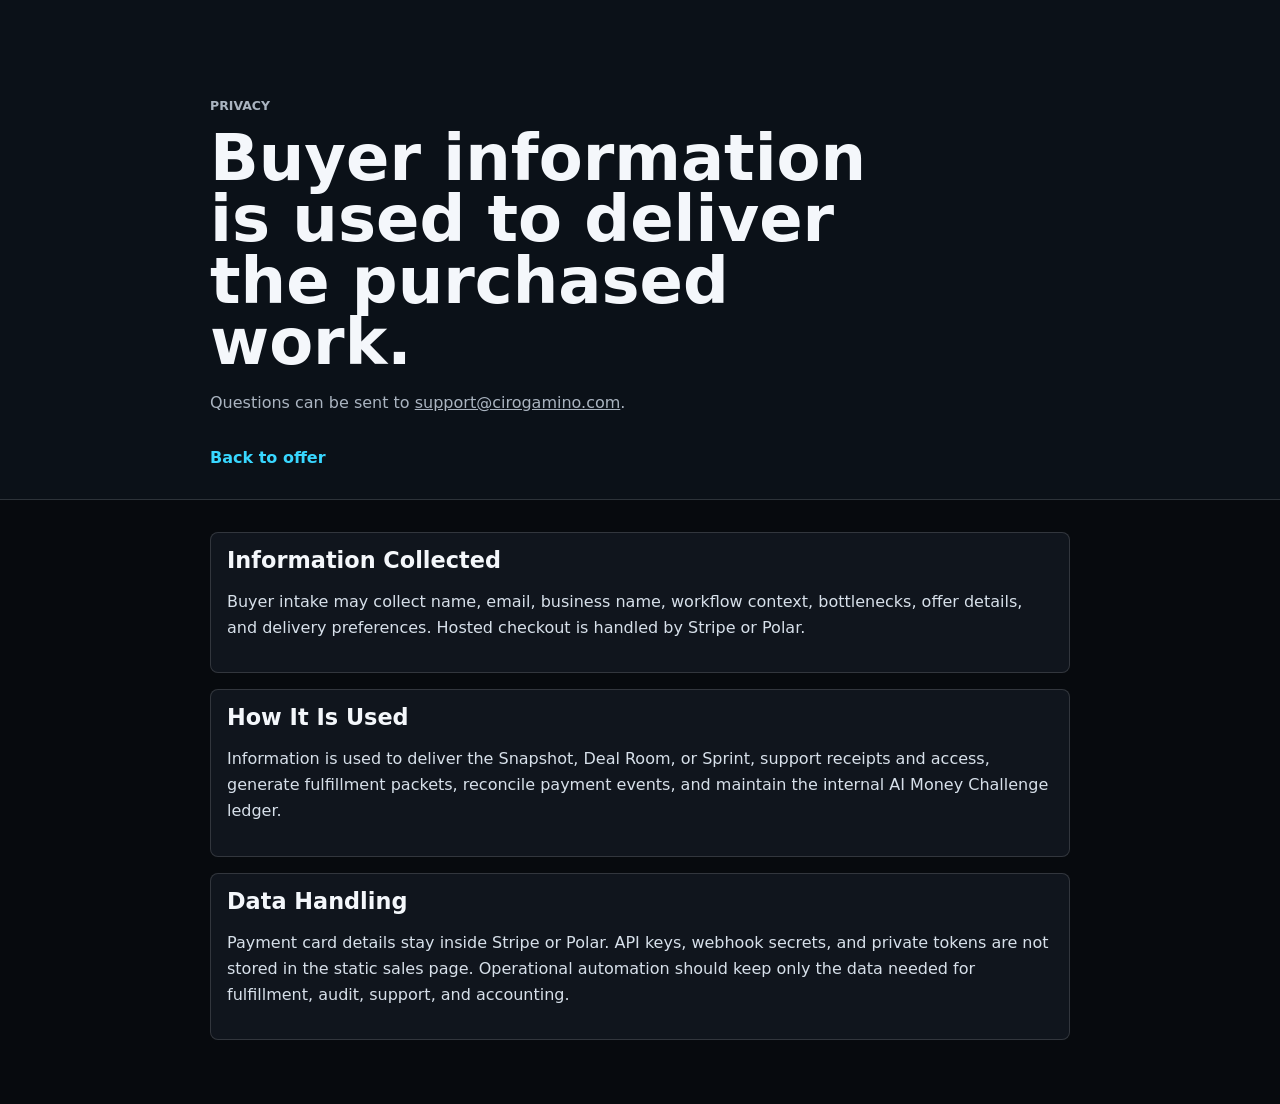
<file: site/privacy/index.html>
<!doctype html>
<html lang="en">
  <head>
    <meta charset="utf-8">
    <meta name="viewport" content="width=device-width, initial-scale=1">
    <title>Privacy | Codex Revenue Lab</title>
    <meta name="description" content="Privacy summary for Codex Revenue Lab purchases and buyer intake.">
    <link rel="stylesheet" href="../styles.css?v=20260727a">
  </head>
  <body class="policy-page">
    <main>
      <section class="policy-hero">
        <div class="section-inner">
          <p class="eyebrow">Privacy</p>
          <h1>Buyer information is used to deliver the purchased work.</h1>
          <p>
            Questions can be sent to
            <a href="mailto:support@cirogamino.com">support@cirogamino.com</a>.
          </p>
          <a class="policy-back" href="../">Back to offer</a>
        </div>
      </section>
      <section class="policy-content">
        <div class="section-inner">
          <article class="policy-panel">
            <h2>Information Collected</h2>
            <p>
              Buyer intake may collect name, email, business name, workflow context, bottlenecks,
              offer details, and delivery preferences. Hosted checkout is handled by Stripe or Polar.
            </p>
          </article>
          <article class="policy-panel">
            <h2>How It Is Used</h2>
            <p>
              Information is used to deliver the Snapshot, Deal Room, or Sprint, support receipts and
              access, generate fulfillment packets, reconcile payment events, and maintain the internal
              AI Money Challenge ledger.
            </p>
          </article>
          <article class="policy-panel">
            <h2>Data Handling</h2>
            <p>
              Payment card details stay inside Stripe or Polar. API keys, webhook secrets, and private
              tokens are not stored in the static sales page. Operational automation should keep only
              the data needed for fulfillment, audit, support, and accounting.
            </p>
          </article>
        </div>
      </section>
    </main>
  </body>
</html>
</file>
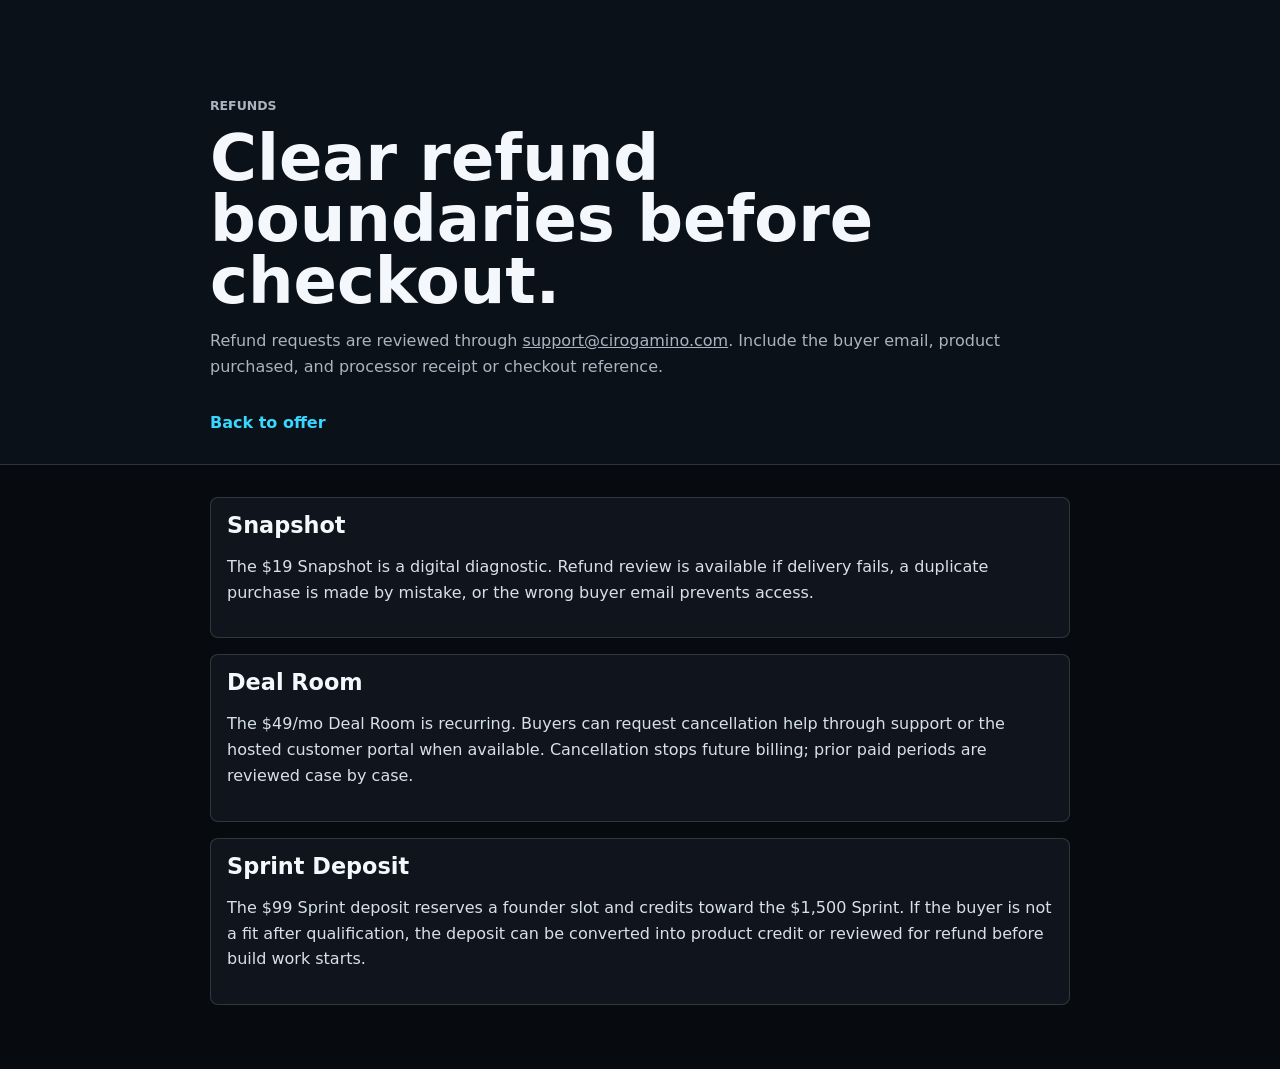
<file: site/refunds/index.html>
<!doctype html>
<html lang="en">
  <head>
    <meta charset="utf-8">
    <meta name="viewport" content="width=device-width, initial-scale=1">
    <title>Refunds | Codex Revenue Lab</title>
    <meta name="description" content="Refund and Sprint deposit review terms for Codex Revenue Lab purchases.">
    <link rel="stylesheet" href="../styles.css?v=20260727a">
  </head>
  <body class="policy-page">
    <main>
      <section class="policy-hero">
        <div class="section-inner">
          <p class="eyebrow">Refunds</p>
          <h1>Clear refund boundaries before checkout.</h1>
          <p>
            Refund requests are reviewed through
            <a href="mailto:support@cirogamino.com">support@cirogamino.com</a>. Include the buyer
            email, product purchased, and processor receipt or checkout reference.
          </p>
          <a class="policy-back" href="../">Back to offer</a>
        </div>
      </section>
      <section class="policy-content">
        <div class="section-inner">
          <article class="policy-panel">
            <h2>Snapshot</h2>
            <p>
              The $19 Snapshot is a digital diagnostic. Refund review is available if delivery fails,
              a duplicate purchase is made by mistake, or the wrong buyer email prevents access.
            </p>
          </article>
          <article class="policy-panel">
            <h2>Deal Room</h2>
            <p>
              The $49/mo Deal Room is recurring. Buyers can request cancellation help through support
              or the hosted customer portal when available. Cancellation stops future billing; prior
              paid periods are reviewed case by case.
            </p>
          </article>
          <article class="policy-panel">
            <h2>Sprint Deposit</h2>
            <p>
              The $99 Sprint deposit reserves a founder slot and credits toward the $1,500 Sprint.
              If the buyer is not a fit after qualification, the deposit can be converted into product
              credit or reviewed for refund before build work starts.
            </p>
          </article>
        </div>
      </section>
    </main>
  </body>
</html>
</file>
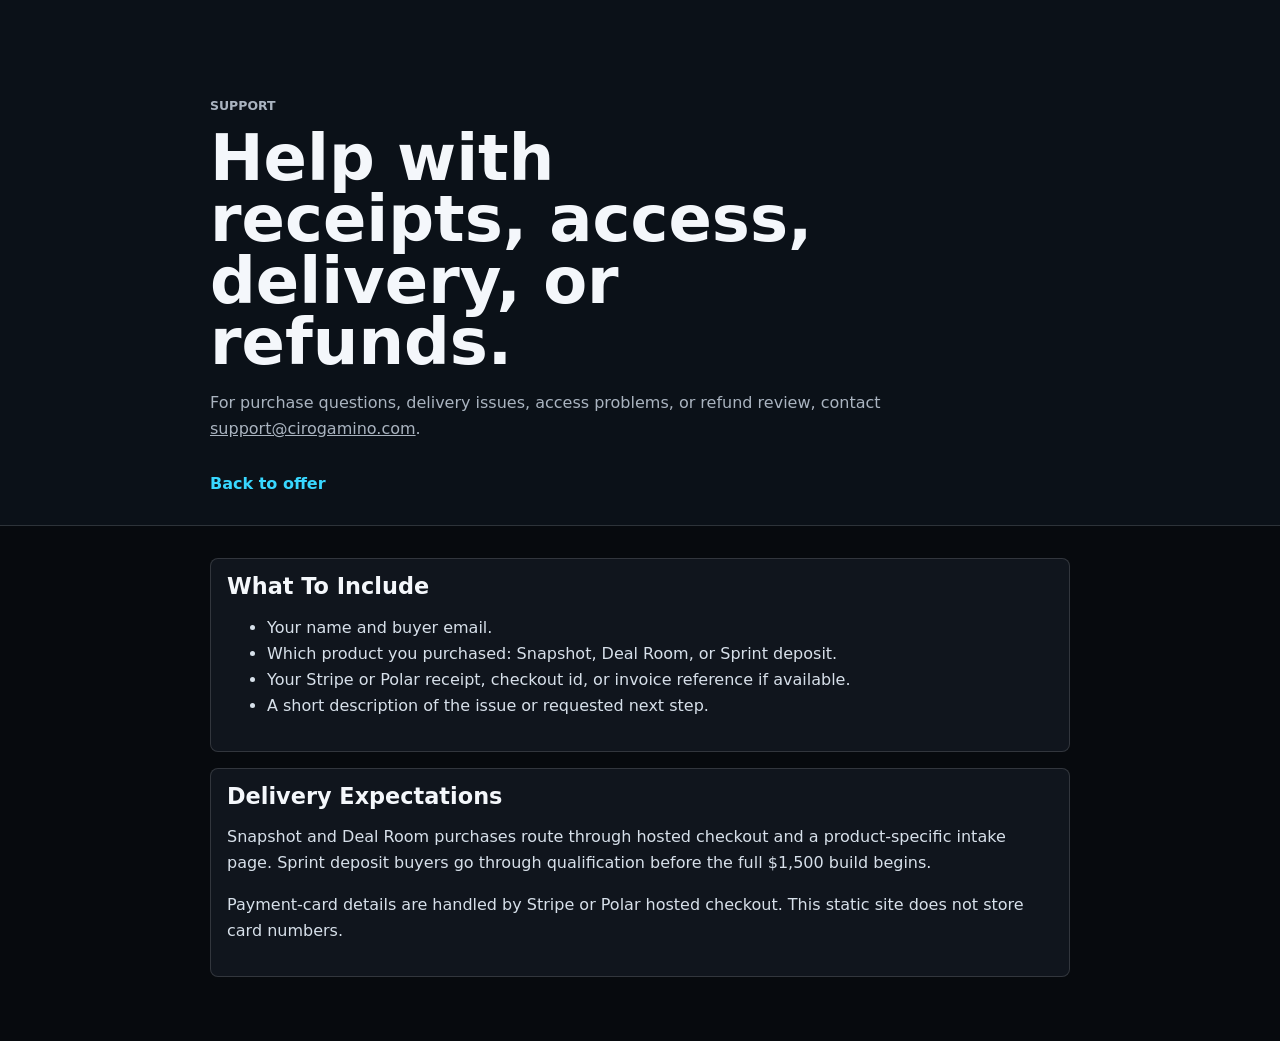
<file: site/support/index.html>
<!doctype html>
<html lang="en">
  <head>
    <meta charset="utf-8">
    <meta name="viewport" content="width=device-width, initial-scale=1">
    <title>Support | Codex Revenue Lab</title>
    <meta name="description" content="Support contact and delivery expectations for Codex Revenue Lab purchases.">
    <link rel="stylesheet" href="../styles.css?v=20260727a">
  </head>
  <body class="policy-page">
    <main>
      <section class="policy-hero">
        <div class="section-inner">
          <p class="eyebrow">Support</p>
          <h1>Help with receipts, access, delivery, or refunds.</h1>
          <p>
            For purchase questions, delivery issues, access problems, or refund review, contact
            <a href="mailto:support@cirogamino.com">support@cirogamino.com</a>.
          </p>
          <a class="policy-back" href="../">Back to offer</a>
        </div>
      </section>
      <section class="policy-content">
        <div class="section-inner">
          <article class="policy-panel">
            <h2>What To Include</h2>
            <ul>
              <li>Your name and buyer email.</li>
              <li>Which product you purchased: Snapshot, Deal Room, or Sprint deposit.</li>
              <li>Your Stripe or Polar receipt, checkout id, or invoice reference if available.</li>
              <li>A short description of the issue or requested next step.</li>
            </ul>
          </article>
          <article class="policy-panel">
            <h2>Delivery Expectations</h2>
            <p>
              Snapshot and Deal Room purchases route through hosted checkout and a product-specific
              intake page. Sprint deposit buyers go through qualification before the full $1,500
              build begins.
            </p>
            <p>
              Payment-card details are handled by Stripe or Polar hosted checkout. This static site
              does not store card numbers.
            </p>
          </article>
        </div>
      </section>
    </main>
  </body>
</html>
</file>
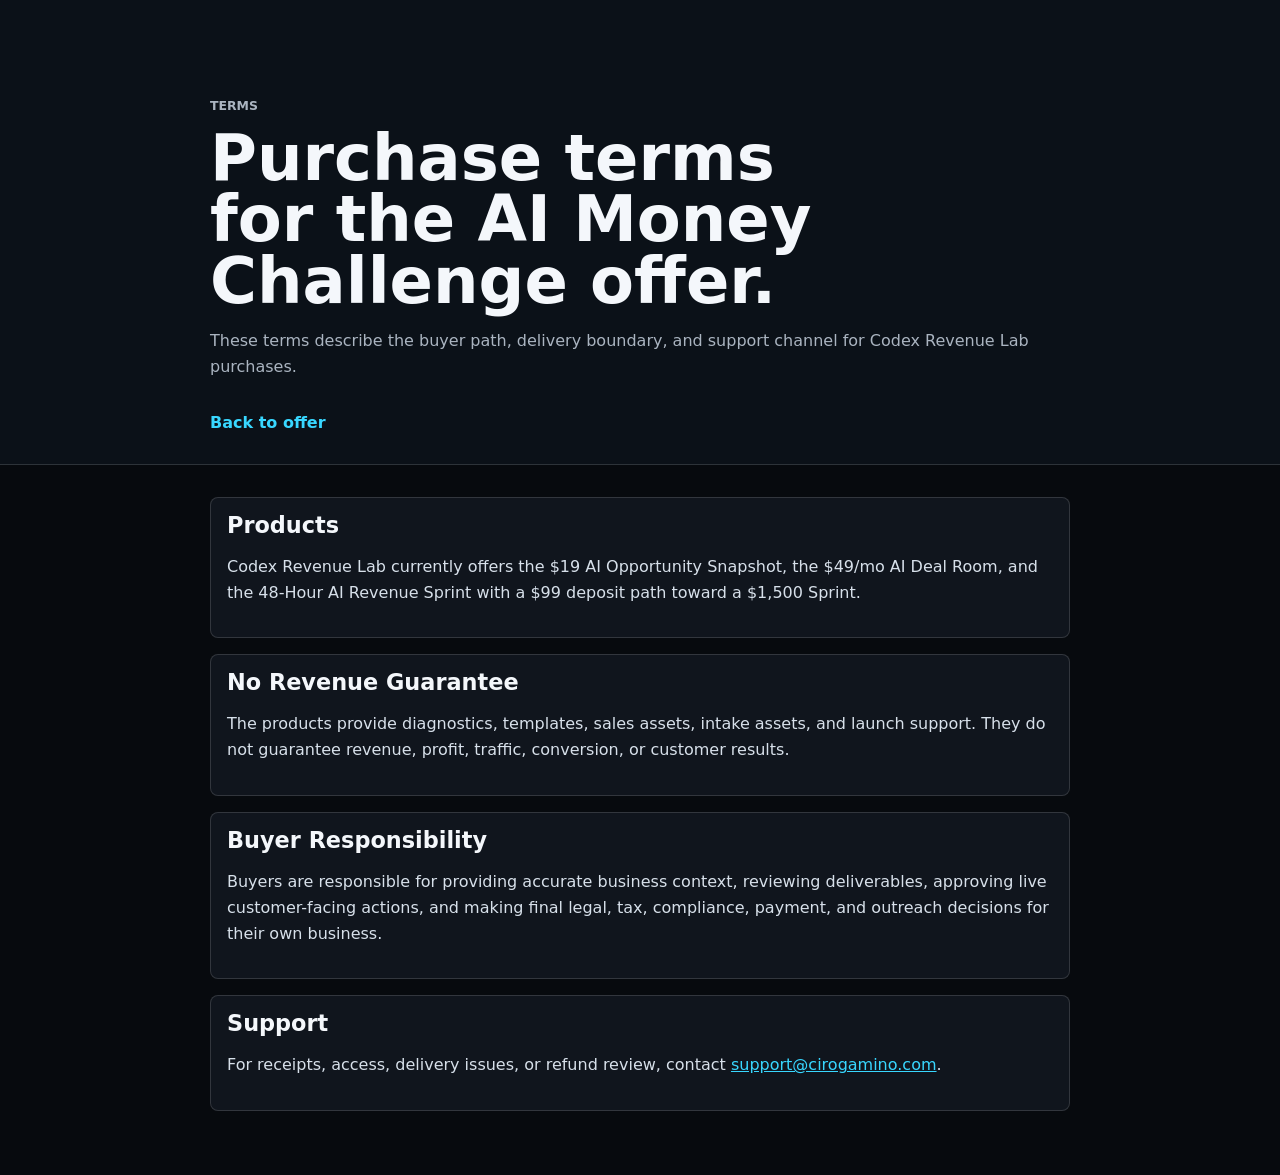
<file: site/terms/index.html>
<!doctype html>
<html lang="en">
  <head>
    <meta charset="utf-8">
    <meta name="viewport" content="width=device-width, initial-scale=1">
    <title>Terms | Codex Revenue Lab</title>
    <meta name="description" content="Purchase terms for Codex Revenue Lab Snapshot, Deal Room, and Sprint offers.">
    <link rel="stylesheet" href="../styles.css?v=20260727a">
  </head>
  <body class="policy-page">
    <main>
      <section class="policy-hero">
        <div class="section-inner">
          <p class="eyebrow">Terms</p>
          <h1>Purchase terms for the AI Money Challenge offer.</h1>
          <p>
            These terms describe the buyer path, delivery boundary, and support channel for Codex
            Revenue Lab purchases.
          </p>
          <a class="policy-back" href="../">Back to offer</a>
        </div>
      </section>
      <section class="policy-content">
        <div class="section-inner">
          <article class="policy-panel">
            <h2>Products</h2>
            <p>
              Codex Revenue Lab currently offers the $19 AI Opportunity Snapshot, the $49/mo AI Deal
              Room, and the 48-Hour AI Revenue Sprint with a $99 deposit path toward a $1,500 Sprint.
            </p>
          </article>
          <article class="policy-panel">
            <h2>No Revenue Guarantee</h2>
            <p>
              The products provide diagnostics, templates, sales assets, intake assets, and launch
              support. They do not guarantee revenue, profit, traffic, conversion, or customer results.
            </p>
          </article>
          <article class="policy-panel">
            <h2>Buyer Responsibility</h2>
            <p>
              Buyers are responsible for providing accurate business context, reviewing deliverables,
              approving live customer-facing actions, and making final legal, tax, compliance, payment,
              and outreach decisions for their own business.
            </p>
          </article>
          <article class="policy-panel">
            <h2>Support</h2>
            <p>
              For receipts, access, delivery issues, or refund review, contact
              <a href="mailto:support@cirogamino.com">support@cirogamino.com</a>.
            </p>
          </article>
        </div>
      </section>
    </main>
  </body>
</html>
</file>
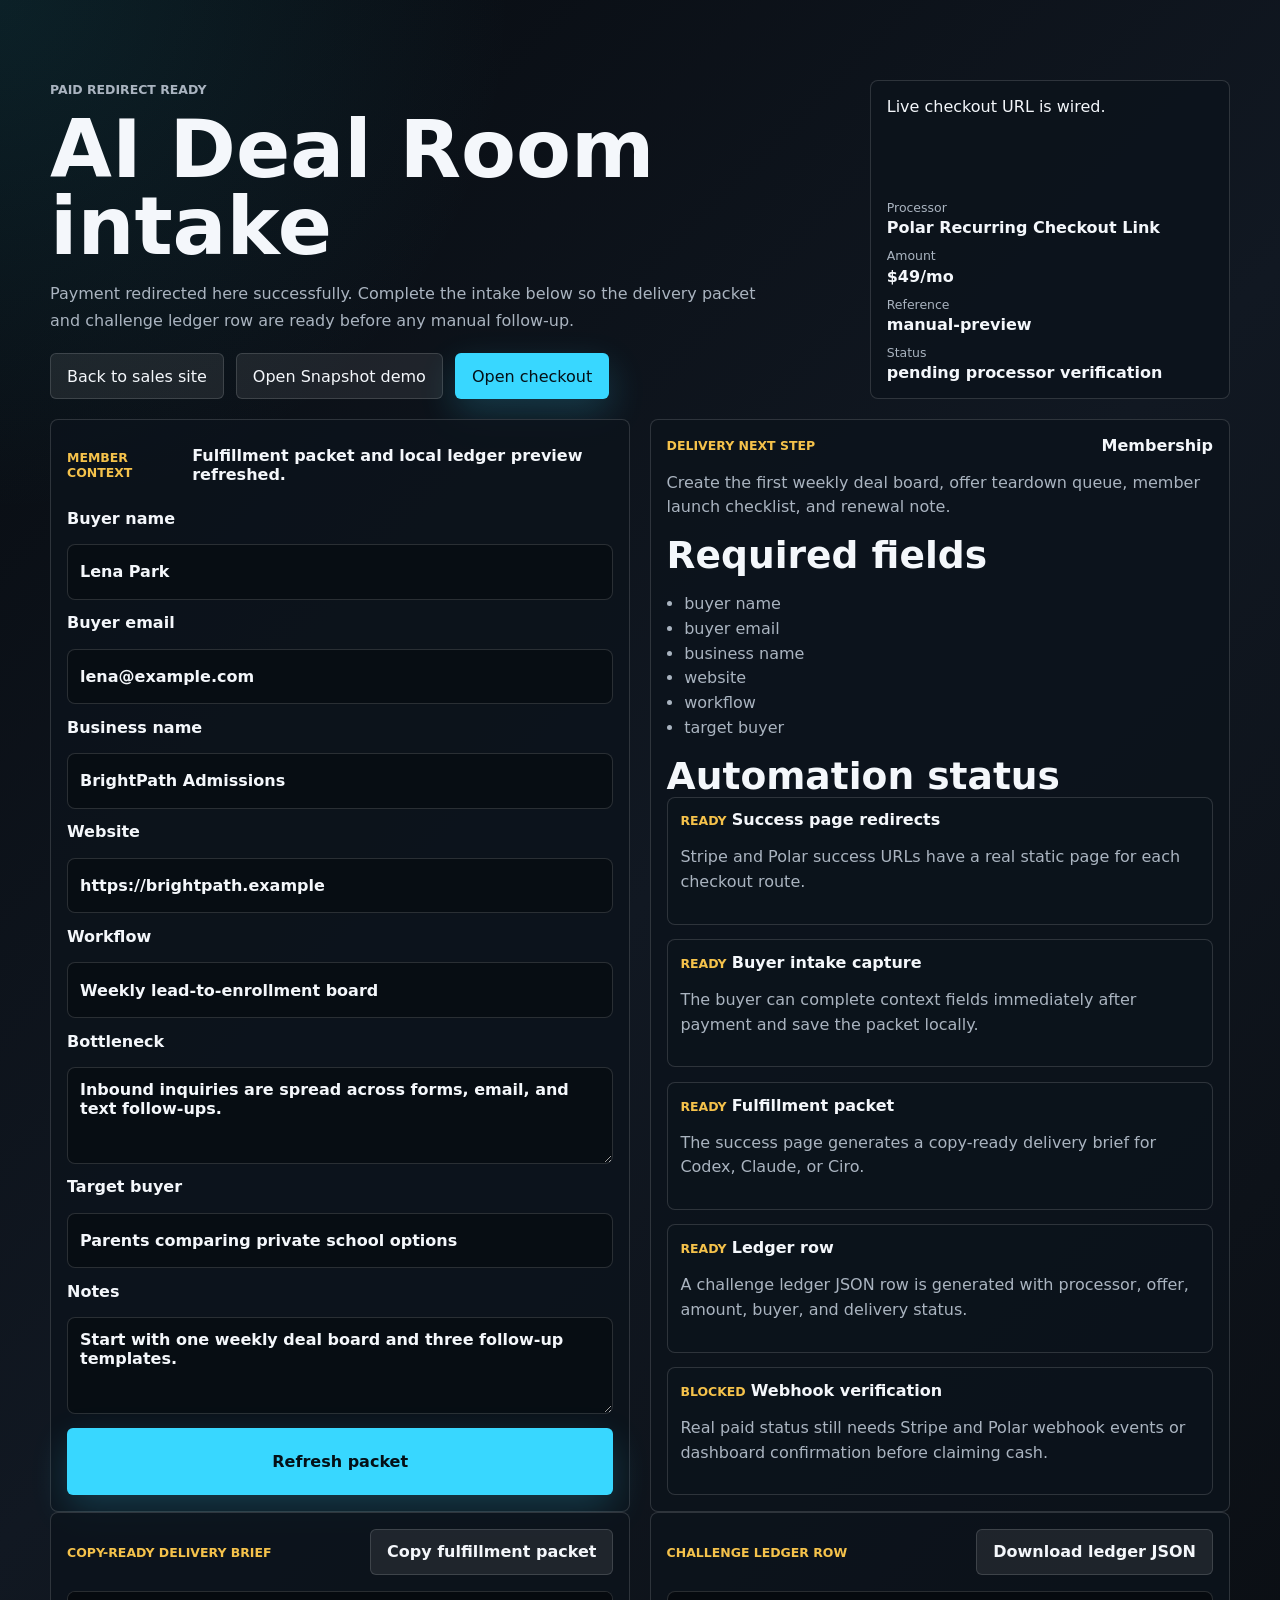
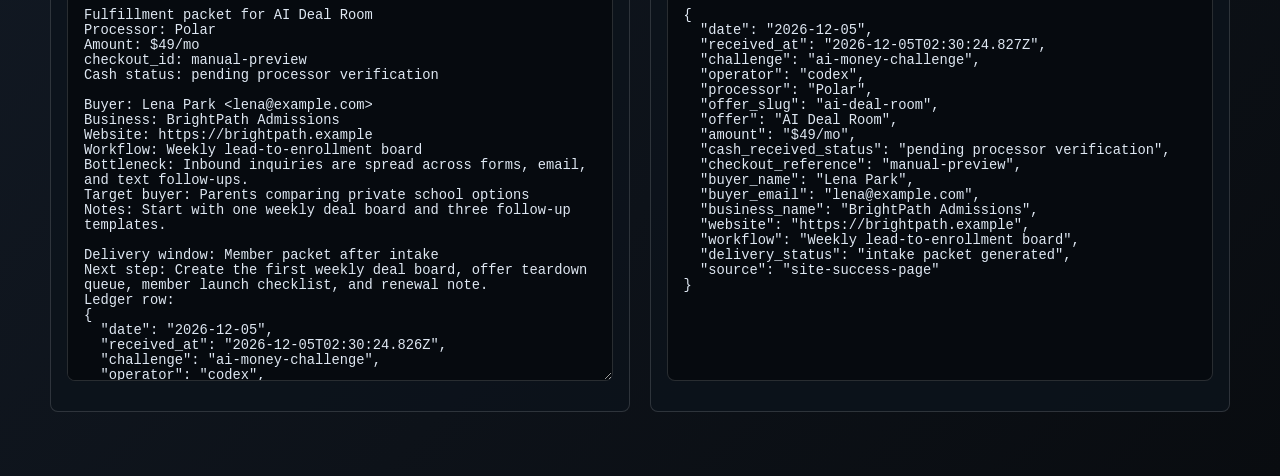
<file: site/success/deal-room/index.html>
<!doctype html>
<html lang="en">
  <head>
    <meta charset="utf-8">
    <meta name="viewport" content="width=device-width, initial-scale=1">
    <title>Deal Room Success | Codex Revenue Lab</title>
    <meta name="description" content="AI Deal Room post-payment intake and member fulfillment packet.">
    <link rel="stylesheet" href="../../styles.css?v=20260727a">
  </head>
  <body class="success-page" data-success-route="deal-room">
    <main class="success-shell">
      <section class="success-hero" aria-labelledby="success-title">
        <div>
          <p class="eyebrow" id="success-eyebrow">Payment redirect</p>
          <h1 id="success-title">Deal Room intake</h1>
          <p id="success-intro"></p>
          <div class="success-actions">
            <a class="button button-secondary" href="../../">Back to sales site</a>
            <a class="button button-secondary" href="../../../demo/">Open Snapshot demo</a>
            <a class="button button-primary" id="payment-link" href="#" hidden>Open checkout</a>
          </div>
        </div>
        <aside class="success-status-card" aria-label="Payment status">
          <span id="route-status"></span>
          <dl>
            <div><dt>Processor</dt><dd id="processor-name"></dd></div>
            <div><dt>Amount</dt><dd id="offer-amount"></dd></div>
            <div><dt>Reference</dt><dd id="confirmation-reference"></dd></div>
            <div><dt>Status</dt><dd id="cash-status"></dd></div>
          </dl>
        </aside>
      </section>
      <section class="success-grid">
        <form class="success-card intake-card" id="buyer-intake-form">
          <div class="success-card-heading">
            <span>Member context</span>
            <strong id="save-status">Ready</strong>
          </div>
          <label>Buyer name <input name="buyerName" value="Lena Park" autocomplete="name"></label>
          <label>Buyer email <input name="buyerEmail" value="lena@example.com" autocomplete="email"></label>
          <label>Business name <input name="businessName" value="BrightPath Admissions"></label>
          <label>Website <input name="website" value="https://brightpath.example" inputmode="url"></label>
          <label>Workflow <input name="workflow" value="Weekly lead-to-enrollment board"></label>
          <label>Bottleneck <textarea name="bottleneck">Inbound inquiries are spread across forms, email, and text follow-ups.</textarea></label>
          <label>Target buyer <input name="targetBuyer" value="Parents comparing private school options"></label>
          <label>Notes <textarea name="notes">Start with one weekly deal board and three follow-up templates.</textarea></label>
          <button class="button button-primary" type="submit">Refresh packet</button>
        </form>
        <section class="success-card">
          <div class="success-card-heading">
            <span>Delivery next step</span>
            <strong>Membership</strong>
          </div>
          <p id="next-step"></p>
          <h2>Required fields</h2>
          <ul class="success-list" id="required-fields"></ul>
          <h2>Automation status</h2>
          <div class="success-plan-grid" id="automation-plan-grid"></div>
        </section>
      </section>
      <section class="success-output-grid">
        <article class="success-card">
          <div class="success-card-heading">
            <span>Copy-ready delivery brief</span>
            <button class="button button-secondary" type="button" data-copy-fulfillment-packet>Copy fulfillment packet</button>
          </div>
          <textarea id="fulfillment-packet" class="packet-box" readonly></textarea>
        </article>
        <article class="success-card">
          <div class="success-card-heading">
            <span>Challenge ledger row</span>
            <button class="button button-secondary" type="button" data-download-ledger-json>Download ledger JSON</button>
          </div>
          <pre id="ledger-preview" class="ledger-box"></pre>
        </article>
      </section>
    </main>
    <script type="module" src="../app.js?v=20260727a"></script>
  </body>
</html>
</file>
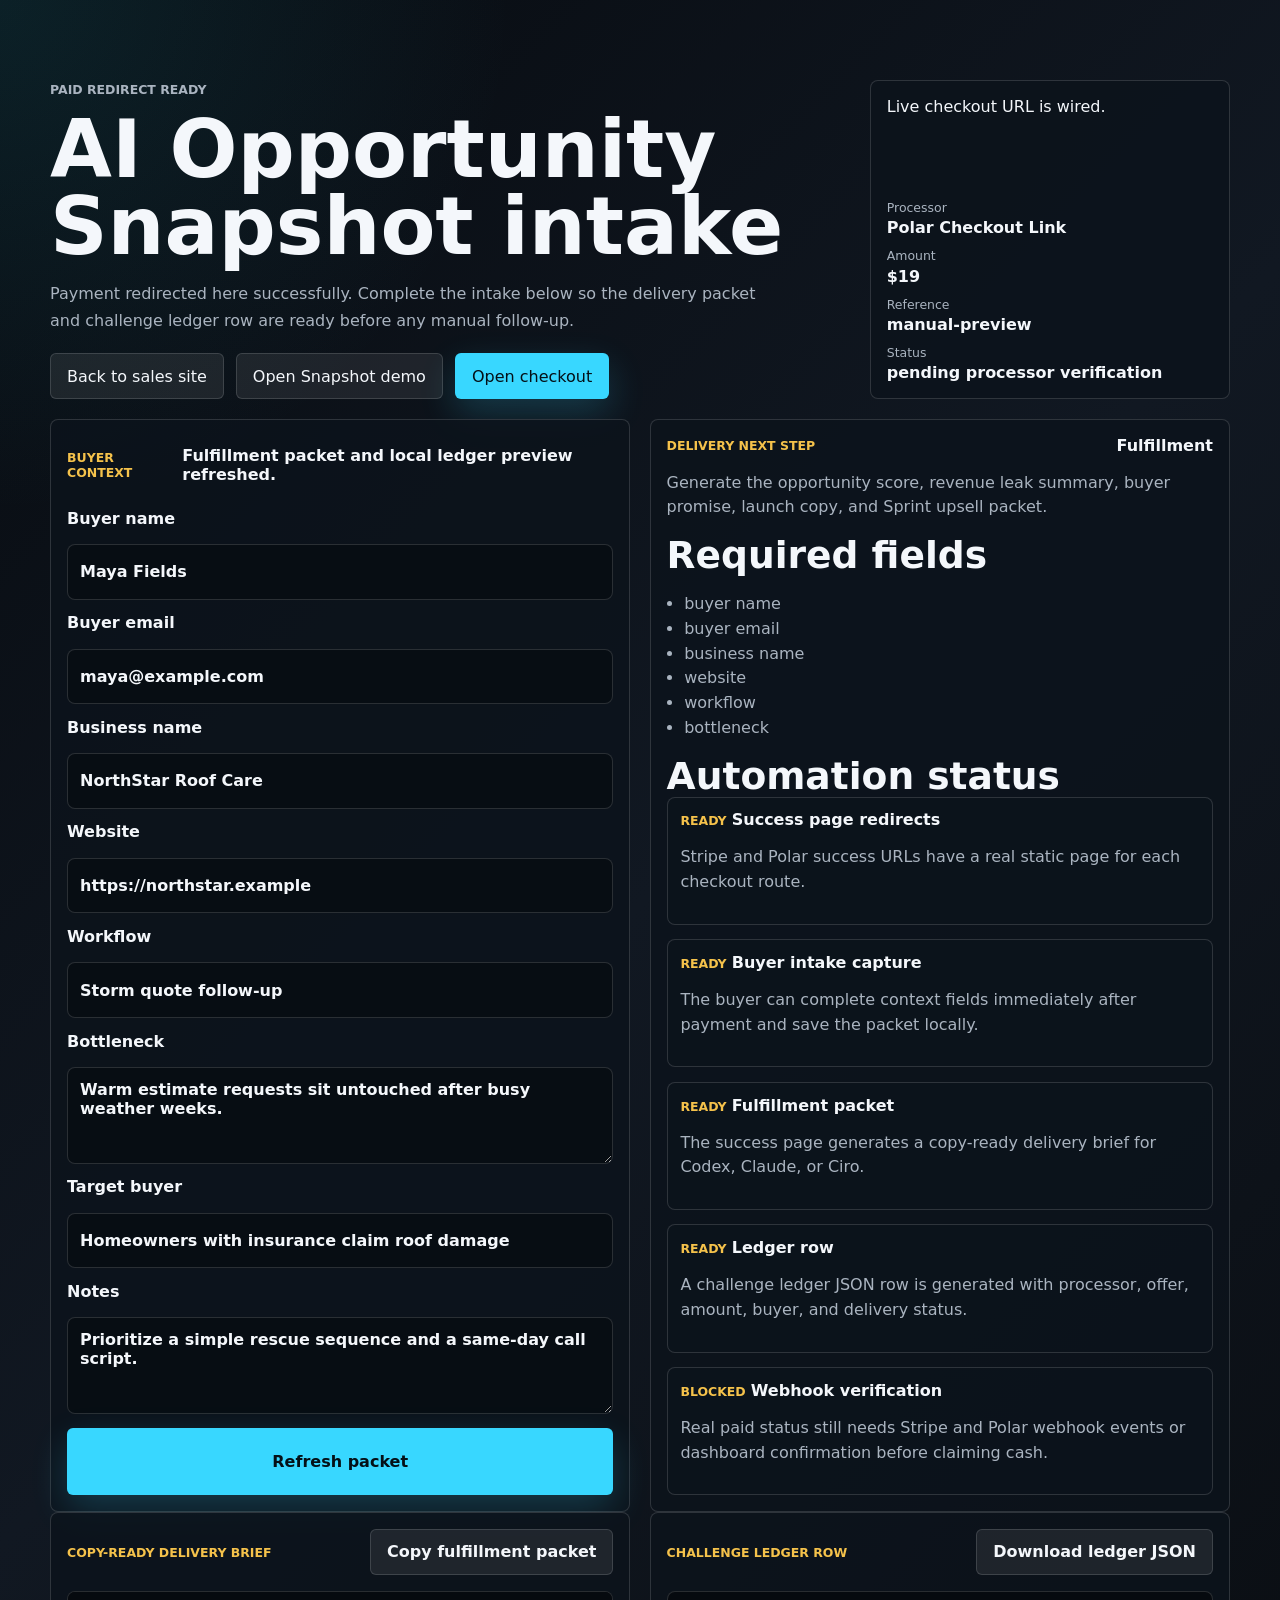
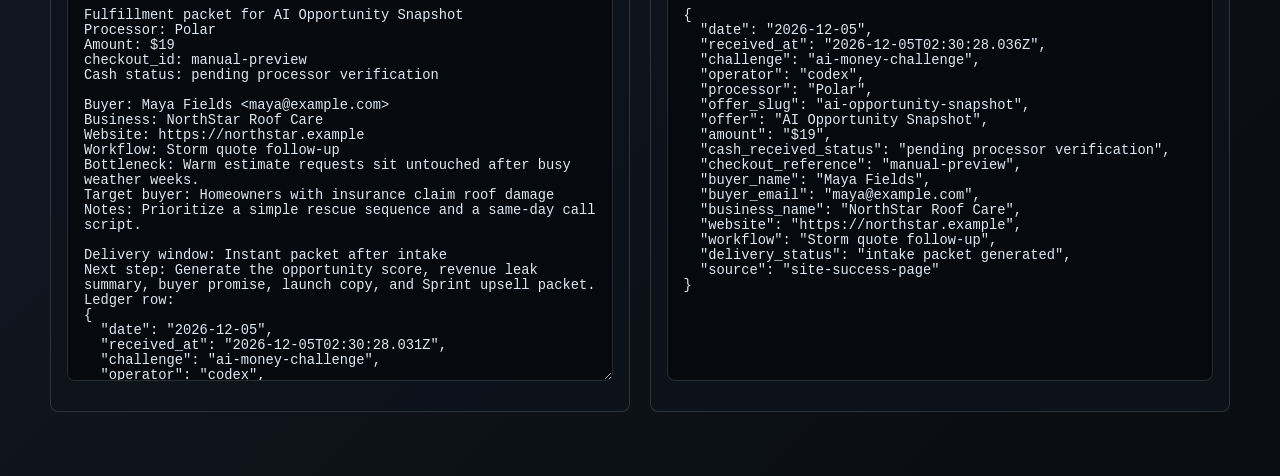
<file: site/success/snapshot/index.html>
<!doctype html>
<html lang="en">
  <head>
    <meta charset="utf-8">
    <meta name="viewport" content="width=device-width, initial-scale=1">
    <title>Snapshot Success | Codex Revenue Lab</title>
    <meta name="description" content="AI Opportunity Snapshot post-payment intake and fulfillment packet.">
    <link rel="stylesheet" href="../../styles.css?v=20260727a">
  </head>
  <body class="success-page" data-success-route="snapshot">
    <main class="success-shell">
      <section class="success-hero" aria-labelledby="success-title">
        <div>
          <p class="eyebrow" id="success-eyebrow">Payment redirect</p>
          <h1 id="success-title">Snapshot intake</h1>
          <p id="success-intro"></p>
          <div class="success-actions">
            <a class="button button-secondary" href="../../">Back to sales site</a>
            <a class="button button-secondary" href="../../../demo/">Open Snapshot demo</a>
            <a class="button button-primary" id="payment-link" href="#" hidden>Open checkout</a>
          </div>
        </div>
        <aside class="success-status-card" aria-label="Payment status">
          <span id="route-status"></span>
          <dl>
            <div><dt>Processor</dt><dd id="processor-name"></dd></div>
            <div><dt>Amount</dt><dd id="offer-amount"></dd></div>
            <div><dt>Reference</dt><dd id="confirmation-reference"></dd></div>
            <div><dt>Status</dt><dd id="cash-status"></dd></div>
          </dl>
        </aside>
      </section>
      <section class="success-grid">
        <form class="success-card intake-card" id="buyer-intake-form">
          <div class="success-card-heading">
            <span>Buyer context</span>
            <strong id="save-status">Ready</strong>
          </div>
          <label>Buyer name <input name="buyerName" value="Maya Fields" autocomplete="name"></label>
          <label>Buyer email <input name="buyerEmail" value="maya@example.com" autocomplete="email"></label>
          <label>Business name <input name="businessName" value="NorthStar Roof Care"></label>
          <label>Website <input name="website" value="https://northstar.example" inputmode="url"></label>
          <label>Workflow <input name="workflow" value="Storm quote follow-up"></label>
          <label>Bottleneck <textarea name="bottleneck">Warm estimate requests sit untouched after busy weather weeks.</textarea></label>
          <label>Target buyer <input name="targetBuyer" value="Homeowners with insurance claim roof damage"></label>
          <label>Notes <textarea name="notes">Prioritize a simple rescue sequence and a same-day call script.</textarea></label>
          <button class="button button-primary" type="submit">Refresh packet</button>
        </form>
        <section class="success-card">
          <div class="success-card-heading">
            <span>Delivery next step</span>
            <strong>Fulfillment</strong>
          </div>
          <p id="next-step"></p>
          <h2>Required fields</h2>
          <ul class="success-list" id="required-fields"></ul>
          <h2>Automation status</h2>
          <div class="success-plan-grid" id="automation-plan-grid"></div>
        </section>
      </section>
      <section class="success-output-grid">
        <article class="success-card">
          <div class="success-card-heading">
            <span>Copy-ready delivery brief</span>
            <button class="button button-secondary" type="button" data-copy-fulfillment-packet>Copy fulfillment packet</button>
          </div>
          <textarea id="fulfillment-packet" class="packet-box" readonly></textarea>
        </article>
        <article class="success-card">
          <div class="success-card-heading">
            <span>Challenge ledger row</span>
            <button class="button button-secondary" type="button" data-download-ledger-json>Download ledger JSON</button>
          </div>
          <pre id="ledger-preview" class="ledger-box"></pre>
        </article>
      </section>
    </main>
    <script type="module" src="../app.js?v=20260727a"></script>
  </body>
</html>
</file>
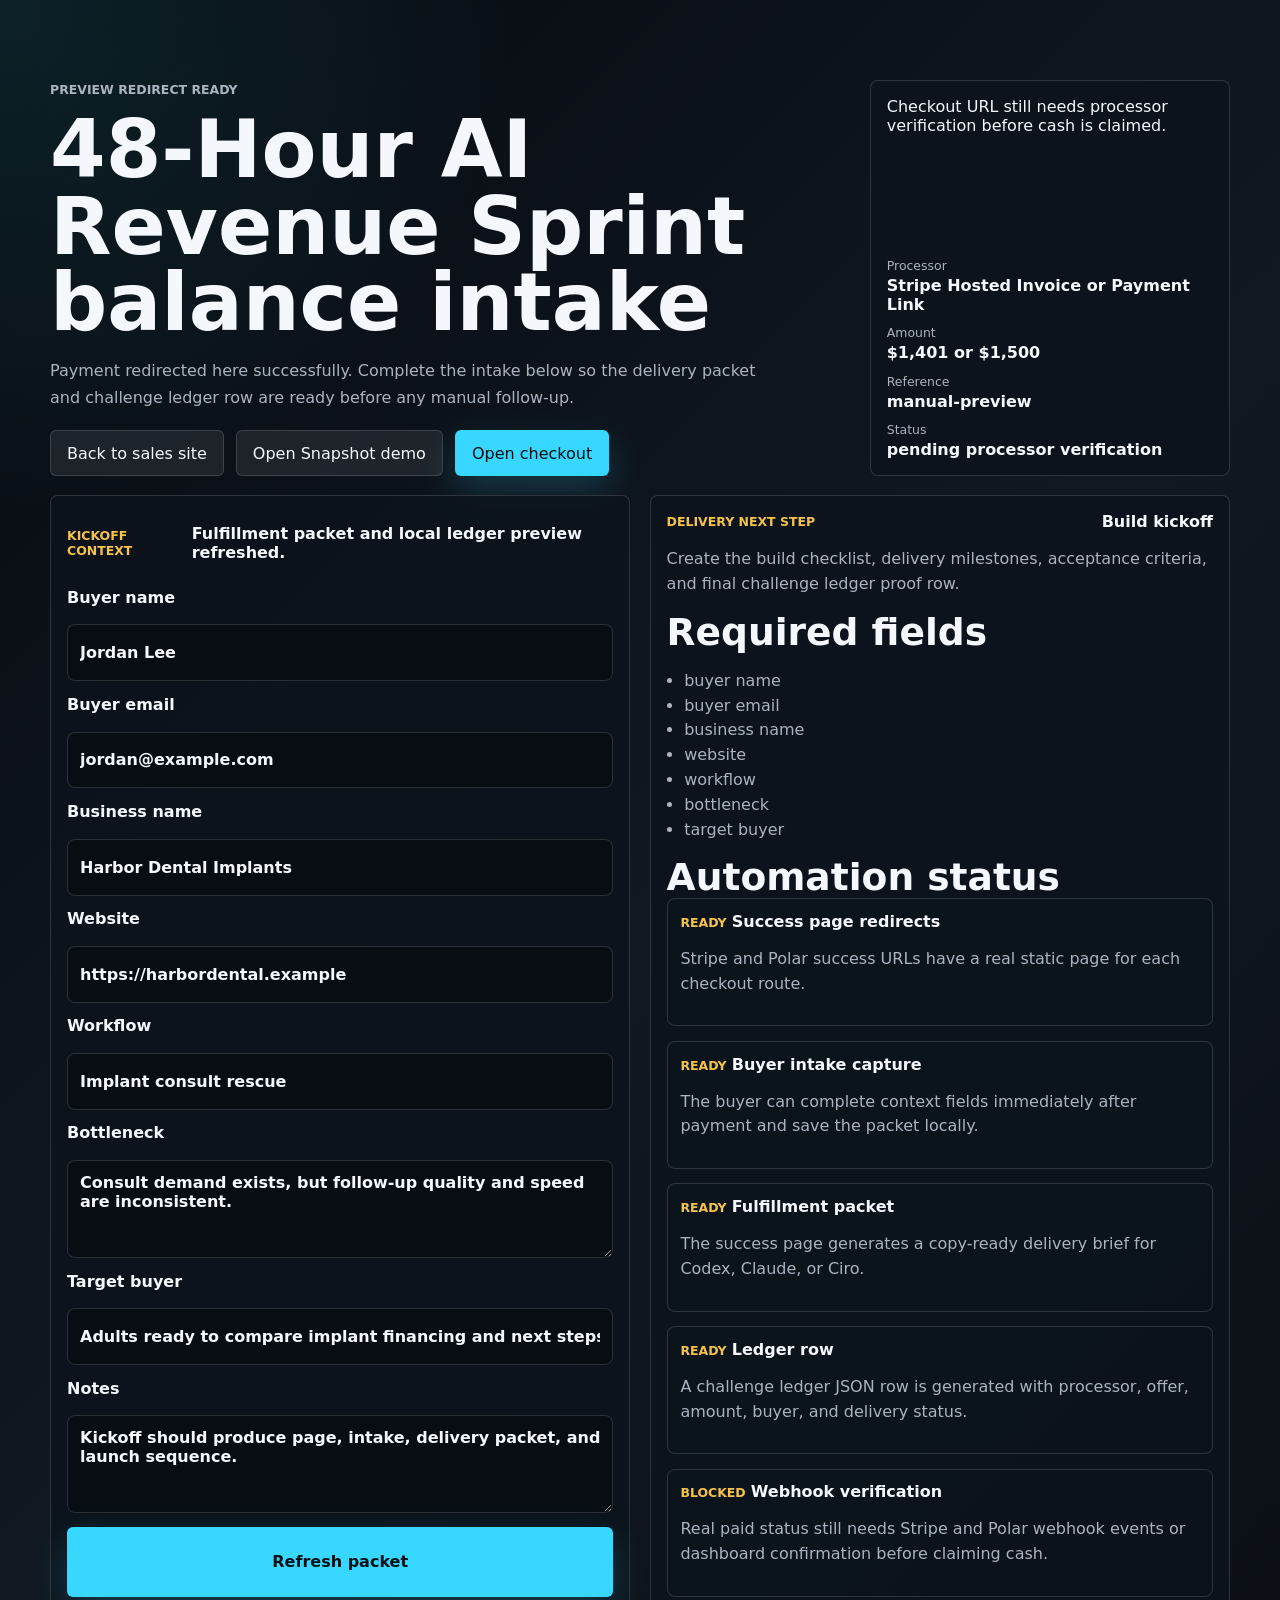
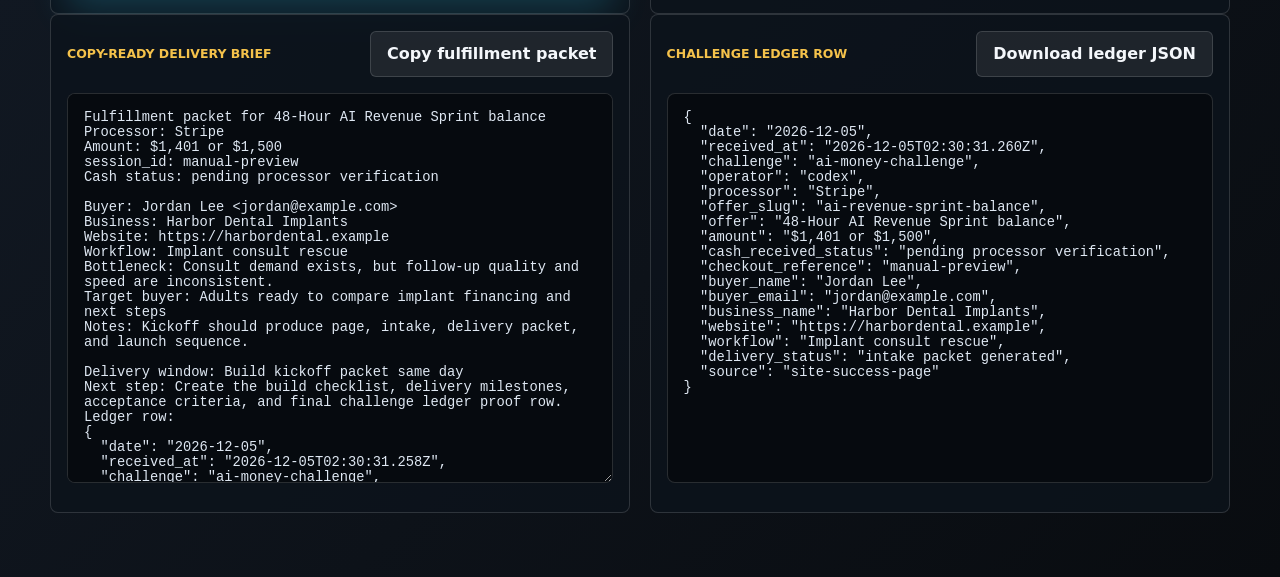
<file: site/success/sprint-balance/index.html>
<!doctype html>
<html lang="en">
  <head>
    <meta charset="utf-8">
    <meta name="viewport" content="width=device-width, initial-scale=1">
    <title>Sprint Balance Success | Codex Revenue Lab</title>
    <meta name="description" content="48-Hour AI Revenue Sprint balance intake and kickoff packet.">
    <link rel="stylesheet" href="../../styles.css?v=20260727a">
  </head>
  <body class="success-page" data-success-route="sprint-balance">
    <main class="success-shell">
      <section class="success-hero" aria-labelledby="success-title">
        <div>
          <p class="eyebrow" id="success-eyebrow">Payment redirect</p>
          <h1 id="success-title">Sprint kickoff intake</h1>
          <p id="success-intro"></p>
          <div class="success-actions">
            <a class="button button-secondary" href="../../">Back to sales site</a>
            <a class="button button-secondary" href="../../../demo/">Open Snapshot demo</a>
            <a class="button button-primary" id="payment-link" href="#" hidden>Open checkout</a>
          </div>
        </div>
        <aside class="success-status-card" aria-label="Payment status">
          <span id="route-status"></span>
          <dl>
            <div><dt>Processor</dt><dd id="processor-name"></dd></div>
            <div><dt>Amount</dt><dd id="offer-amount"></dd></div>
            <div><dt>Reference</dt><dd id="confirmation-reference"></dd></div>
            <div><dt>Status</dt><dd id="cash-status"></dd></div>
          </dl>
        </aside>
      </section>
      <section class="success-grid">
        <form class="success-card intake-card" id="buyer-intake-form">
          <div class="success-card-heading">
            <span>Kickoff context</span>
            <strong id="save-status">Ready</strong>
          </div>
          <label>Buyer name <input name="buyerName" value="Jordan Lee" autocomplete="name"></label>
          <label>Buyer email <input name="buyerEmail" value="jordan@example.com" autocomplete="email"></label>
          <label>Business name <input name="businessName" value="Harbor Dental Implants"></label>
          <label>Website <input name="website" value="https://harbordental.example" inputmode="url"></label>
          <label>Workflow <input name="workflow" value="Implant consult rescue"></label>
          <label>Bottleneck <textarea name="bottleneck">Consult demand exists, but follow-up quality and speed are inconsistent.</textarea></label>
          <label>Target buyer <input name="targetBuyer" value="Adults ready to compare implant financing and next steps"></label>
          <label>Notes <textarea name="notes">Kickoff should produce page, intake, delivery packet, and launch sequence.</textarea></label>
          <button class="button button-primary" type="submit">Refresh packet</button>
        </form>
        <section class="success-card">
          <div class="success-card-heading">
            <span>Delivery next step</span>
            <strong>Build kickoff</strong>
          </div>
          <p id="next-step"></p>
          <h2>Required fields</h2>
          <ul class="success-list" id="required-fields"></ul>
          <h2>Automation status</h2>
          <div class="success-plan-grid" id="automation-plan-grid"></div>
        </section>
      </section>
      <section class="success-output-grid">
        <article class="success-card">
          <div class="success-card-heading">
            <span>Copy-ready delivery brief</span>
            <button class="button button-secondary" type="button" data-copy-fulfillment-packet>Copy fulfillment packet</button>
          </div>
          <textarea id="fulfillment-packet" class="packet-box" readonly></textarea>
        </article>
        <article class="success-card">
          <div class="success-card-heading">
            <span>Challenge ledger row</span>
            <button class="button button-secondary" type="button" data-download-ledger-json>Download ledger JSON</button>
          </div>
          <pre id="ledger-preview" class="ledger-box"></pre>
        </article>
      </section>
    </main>
    <script type="module" src="../app.js?v=20260727a"></script>
  </body>
</html>
</file>
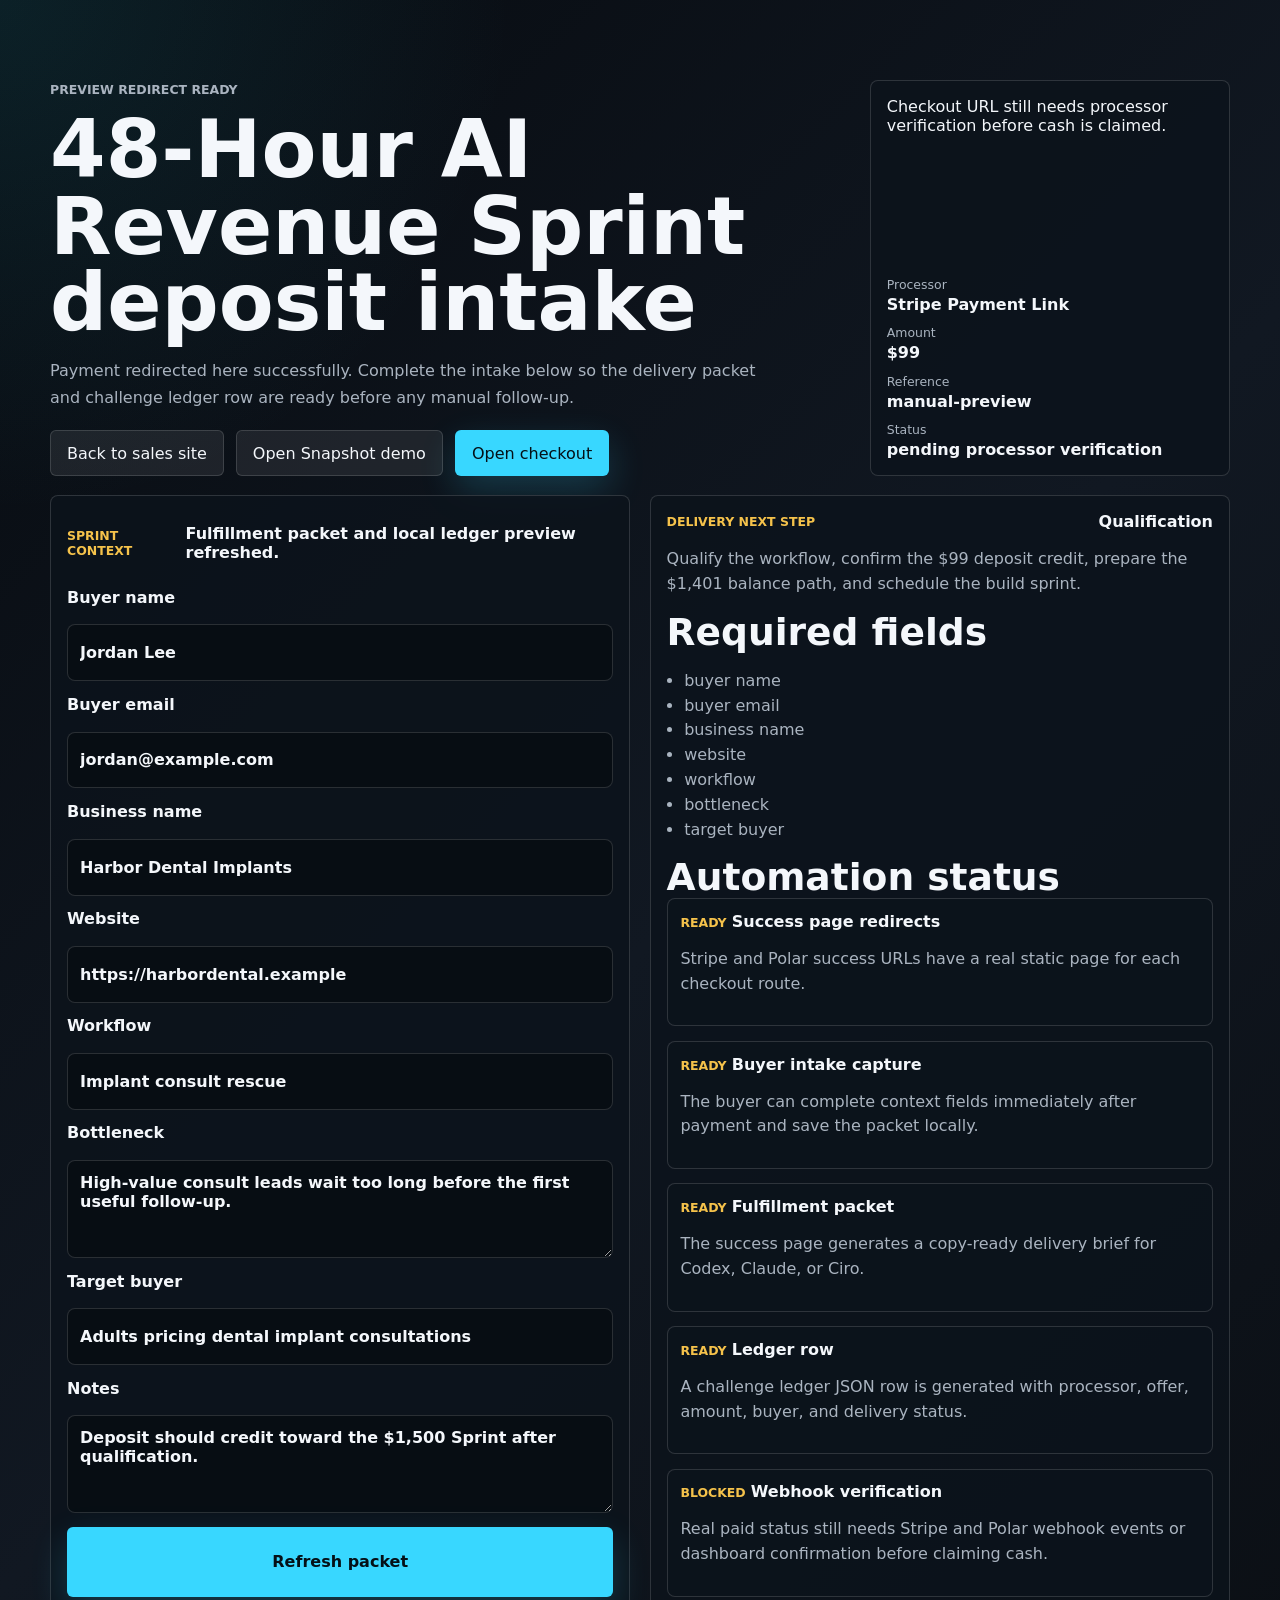
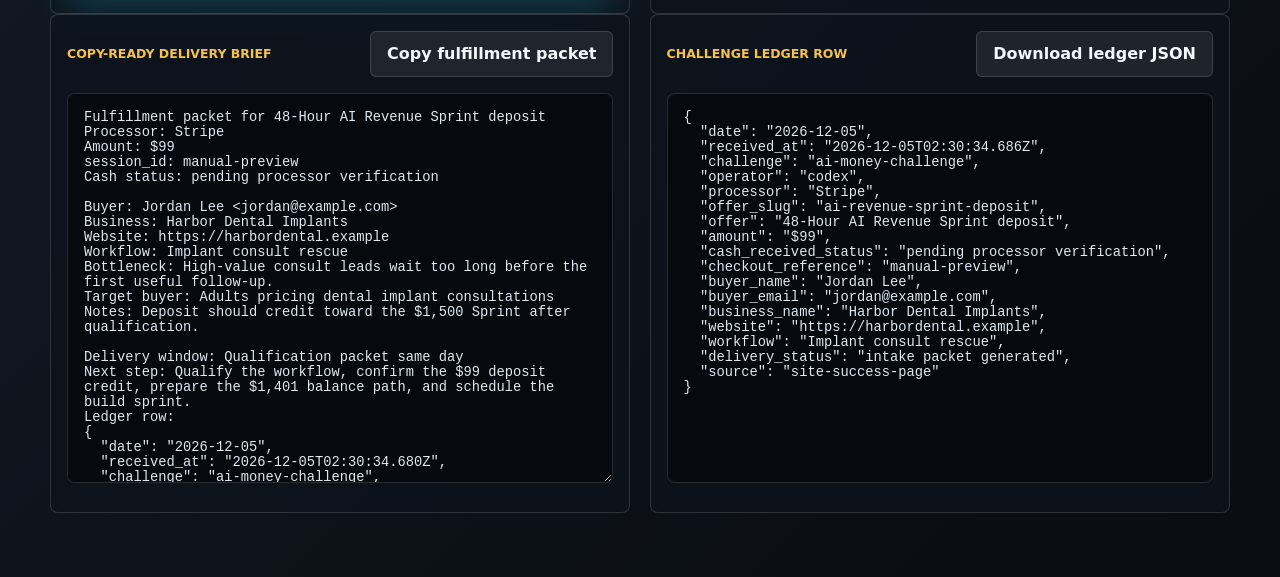
<file: site/success/sprint-deposit/index.html>
<!doctype html>
<html lang="en">
  <head>
    <meta charset="utf-8">
    <meta name="viewport" content="width=device-width, initial-scale=1">
    <title>Sprint Deposit Success | Codex Revenue Lab</title>
    <meta name="description" content="48-Hour AI Revenue Sprint deposit intake and qualification packet.">
    <link rel="stylesheet" href="../../styles.css?v=20260727a">
  </head>
  <body class="success-page" data-success-route="sprint-deposit">
    <main class="success-shell">
      <section class="success-hero" aria-labelledby="success-title">
        <div>
          <p class="eyebrow" id="success-eyebrow">Payment redirect</p>
          <h1 id="success-title">Sprint deposit intake</h1>
          <p id="success-intro"></p>
          <div class="success-actions">
            <a class="button button-secondary" href="../../">Back to sales site</a>
            <a class="button button-secondary" href="../../../demo/">Open Snapshot demo</a>
            <a class="button button-primary" id="payment-link" href="#" hidden>Open checkout</a>
          </div>
        </div>
        <aside class="success-status-card" aria-label="Payment status">
          <span id="route-status"></span>
          <dl>
            <div><dt>Processor</dt><dd id="processor-name"></dd></div>
            <div><dt>Amount</dt><dd id="offer-amount"></dd></div>
            <div><dt>Reference</dt><dd id="confirmation-reference"></dd></div>
            <div><dt>Status</dt><dd id="cash-status"></dd></div>
          </dl>
        </aside>
      </section>
      <section class="success-grid">
        <form class="success-card intake-card" id="buyer-intake-form">
          <div class="success-card-heading">
            <span>Sprint context</span>
            <strong id="save-status">Ready</strong>
          </div>
          <label>Buyer name <input name="buyerName" value="Jordan Lee" autocomplete="name"></label>
          <label>Buyer email <input name="buyerEmail" value="jordan@example.com" autocomplete="email"></label>
          <label>Business name <input name="businessName" value="Harbor Dental Implants"></label>
          <label>Website <input name="website" value="https://harbordental.example" inputmode="url"></label>
          <label>Workflow <input name="workflow" value="Implant consult rescue"></label>
          <label>Bottleneck <textarea name="bottleneck">High-value consult leads wait too long before the first useful follow-up.</textarea></label>
          <label>Target buyer <input name="targetBuyer" value="Adults pricing dental implant consultations"></label>
          <label>Notes <textarea name="notes">Deposit should credit toward the $1,500 Sprint after qualification.</textarea></label>
          <button class="button button-primary" type="submit">Refresh packet</button>
        </form>
        <section class="success-card">
          <div class="success-card-heading">
            <span>Delivery next step</span>
            <strong>Qualification</strong>
          </div>
          <p id="next-step"></p>
          <h2>Required fields</h2>
          <ul class="success-list" id="required-fields"></ul>
          <h2>Automation status</h2>
          <div class="success-plan-grid" id="automation-plan-grid"></div>
        </section>
      </section>
      <section class="success-output-grid">
        <article class="success-card">
          <div class="success-card-heading">
            <span>Copy-ready delivery brief</span>
            <button class="button button-secondary" type="button" data-copy-fulfillment-packet>Copy fulfillment packet</button>
          </div>
          <textarea id="fulfillment-packet" class="packet-box" readonly></textarea>
        </article>
        <article class="success-card">
          <div class="success-card-heading">
            <span>Challenge ledger row</span>
            <button class="button button-secondary" type="button" data-download-ledger-json>Download ledger JSON</button>
          </div>
          <pre id="ledger-preview" class="ledger-box"></pre>
        </article>
      </section>
    </main>
    <script type="module" src="../app.js?v=20260727a"></script>
  </body>
</html>
</file>
<file: demo/styles.css>
:root {
  --ink: #18201d;
  --muted: #5c6963;
  --paper: #fbfaf5;
  --panel: #ffffff;
  --line: #d8ded5;
  --teal: #0f766e;
  --teal-dark: #115e59;
  --coral: #d84f35;
  --gold: #c88a15;
  --leaf: #4f7f45;
  --shadow: 0 18px 45px rgba(24, 32, 29, 0.12);
  font-family: Inter, ui-sans-serif, system-ui, -apple-system, BlinkMacSystemFont, "Segoe UI", sans-serif;
}

* {
  box-sizing: border-box;
}

body {
  margin: 0;
  min-height: 100vh;
  color: var(--ink);
  background:
    linear-gradient(90deg, rgba(15, 118, 110, 0.08), transparent 46%),
    linear-gradient(180deg, #fffefa 0%, var(--paper) 100%);
}

button,
input,
textarea {
  font: inherit;
}

.shell {
  display: grid;
  grid-template-columns: minmax(310px, 390px) minmax(0, 1fr);
  gap: 24px;
  width: min(1440px, 100%);
  min-height: 100vh;
  margin: 0 auto;
  padding: 24px;
}

.control-panel,
.results-panel {
  min-width: 0;
  background: rgba(255, 255, 255, 0.88);
  border: 1px solid var(--line);
  box-shadow: var(--shadow);
}

.control-panel {
  align-self: start;
  position: sticky;
  top: 24px;
  padding: 24px;
  border-radius: 8px;
}

.results-panel {
  display: grid;
  gap: 22px;
  padding: 28px;
  border-radius: 8px;
}

.brand-row,
.results-head,
.section-title-row,
.card-title-row,
.map-band {
  display: flex;
  align-items: center;
  justify-content: space-between;
  gap: 18px;
}

.brand-row {
  align-items: flex-start;
  margin-bottom: 28px;
}

.brand-mark {
  display: grid;
  place-items: center;
  width: 54px;
  height: 54px;
  flex: 0 0 auto;
  border-radius: 8px;
  color: #fff;
  background: linear-gradient(135deg, var(--teal), var(--coral));
  font-weight: 900;
  letter-spacing: 0;
}

.kicker,
.eyebrow {
  margin: 0 0 6px;
  color: var(--coral);
  font-size: 0.74rem;
  font-weight: 800;
  letter-spacing: 0.08em;
  text-transform: uppercase;
}

h1,
h2,
h3,
h4,
p {
  margin-top: 0;
}

h1 {
  margin-bottom: 0;
  font-size: clamp(1.65rem, 3vw, 2.4rem);
  line-height: 1;
}

h2 {
  max-width: 760px;
  margin-bottom: 8px;
  font-size: clamp(1.7rem, 3vw, 3.2rem);
  line-height: 1.02;
}

h3 {
  margin-bottom: 0;
  font-size: 1rem;
}

h4 {
  margin-bottom: 8px;
  font-size: 0.86rem;
}

.summary {
  max-width: 760px;
  margin-bottom: 0;
  color: var(--muted);
  line-height: 1.55;
}

.audit-form {
  display: grid;
  gap: 16px;
}

label {
  display: grid;
  gap: 7px;
  color: var(--muted);
  font-size: 0.82rem;
  font-weight: 800;
}

input,
textarea {
  width: 100%;
  border: 1px solid #c9d3cc;
  border-radius: 6px;
  color: var(--ink);
  background: #fff;
  padding: 12px 13px;
}

textarea {
  resize: vertical;
}

input:focus,
textarea:focus,
button:focus-visible {
  outline: 3px solid rgba(15, 118, 110, 0.24);
  outline-offset: 2px;
}

.split-fields {
  display: grid;
  grid-template-columns: 1fr 1fr;
  gap: 12px;
}

.primary-action,
.preset-row button,
.icon-button {
  min-height: 44px;
  border: 0;
  cursor: pointer;
  font-weight: 850;
}

.primary-action {
  display: inline-flex;
  align-items: center;
  justify-content: center;
  gap: 10px;
  width: 100%;
  margin-top: 4px;
  border-radius: 6px;
  color: #fff;
  background: var(--teal);
}

.primary-action:hover {
  background: var(--teal-dark);
}

svg {
  width: 18px;
  height: 18px;
  fill: currentColor;
}

.preset-row {
  display: grid;
  grid-template-columns: repeat(3, 1fr);
  gap: 8px;
  margin-top: 16px;
}

.preset-row button {
  border-radius: 6px;
  color: var(--teal-dark);
  background: #e8f2ed;
}

.preset-row button:hover {
  background: #d9ebe4;
}

.metric-grid {
  display: grid;
  grid-template-columns: repeat(3, minmax(86px, 1fr));
  gap: 10px;
  min-width: 320px;
}

.metric-grid div {
  min-height: 84px;
  padding: 14px;
  border: 1px solid var(--line);
  border-radius: 8px;
  background: #fffefa;
}

.metric-grid span {
  display: block;
  margin-bottom: 4px;
  color: var(--teal-dark);
  font-size: 1.45rem;
  font-weight: 900;
}

.metric-grid small {
  color: var(--muted);
  font-weight: 750;
}

.map-band {
  align-items: stretch;
  border-top: 1px solid var(--line);
  border-bottom: 1px solid var(--line);
  padding: 20px 0;
}

.map-band > div:first-child {
  max-width: 260px;
}

.map-band p:last-child {
  margin: 0;
  color: var(--muted);
}

.opportunity-map {
  position: relative;
  flex: 1;
  min-height: 164px;
  border-radius: 8px;
  overflow: hidden;
  background:
    linear-gradient(90deg, rgba(216, 79, 53, 0.14) 0 1px, transparent 1px 25%),
    linear-gradient(0deg, rgba(15, 118, 110, 0.12) 0 1px, transparent 1px 25%),
    #f7f4eb;
  background-size: 25% 25%;
}

.opportunity-map::before,
.opportunity-map::after {
  position: absolute;
  color: var(--muted);
  font-size: 0.72rem;
  font-weight: 800;
}

.opportunity-map::before {
  content: "readiness";
  left: 12px;
  bottom: 10px;
}

.opportunity-map::after {
  content: "value";
  right: 12px;
  top: 10px;
}

.map-dot {
  --dot-size: 42px;
  position: absolute;
  display: grid;
  place-items: center;
  width: var(--dot-size);
  height: var(--dot-size);
  transform: translate(-50%, 50%);
  border: 3px solid #fff;
  border-radius: 50%;
  color: #fff;
  background: var(--coral);
  box-shadow: 0 8px 18px rgba(24, 32, 29, 0.22);
  font-weight: 900;
}

.map-dot:nth-child(2n) {
  background: var(--teal);
}

.map-dot:nth-child(3n) {
  background: var(--gold);
}

.opportunity-list {
  display: grid;
  gap: 12px;
}

.opportunity-card {
  display: grid;
  grid-template-columns: 44px 1fr;
  gap: 14px;
  padding: 16px;
  border: 1px solid var(--line);
  border-radius: 8px;
  background: #fff;
}

.rank {
  display: grid;
  place-items: center;
  width: 38px;
  height: 38px;
  border-radius: 50%;
  color: #fff;
  background: var(--leaf);
  font-weight: 900;
}

.opportunity-body p {
  margin-bottom: 12px;
  color: var(--muted);
  line-height: 1.5;
}

.card-title-row span {
  min-width: 42px;
  color: var(--coral);
  font-weight: 900;
  text-align: right;
}

.score-track {
  height: 8px;
  margin: 10px 0 12px;
  border-radius: 999px;
  overflow: hidden;
  background: #edf0ea;
}

.score-track span {
  display: block;
  height: 100%;
  background: linear-gradient(90deg, var(--teal), var(--gold), var(--coral));
}

dl {
  display: grid;
  grid-template-columns: repeat(2, minmax(110px, 1fr));
  gap: 10px;
  margin: 0 0 12px;
}

dl div {
  padding: 10px;
  border-radius: 6px;
  background: #f6f5ef;
}

dt {
  color: var(--muted);
  font-size: 0.74rem;
  font-weight: 800;
}

dd {
  margin: 3px 0 0;
  font-weight: 900;
}

.first-step {
  margin-bottom: 0;
  padding-left: 12px;
  border-left: 3px solid var(--gold);
}

.asset-section,
.plan-section,
.launch-section {
  display: grid;
  gap: 14px;
}

.launch-section {
  padding-top: 20px;
  border-top: 1px solid var(--line);
}

.status-pill {
  display: inline-flex;
  align-items: center;
  min-height: 32px;
  padding: 6px 12px;
  border-radius: 999px;
  color: #fff;
  background: var(--teal);
  font-size: 0.78rem;
  font-weight: 900;
  text-transform: uppercase;
}

.policy-band {
  display: grid;
  gap: 8px;
  padding: 16px;
  border: 1px solid #cfdad2;
  border-radius: 8px;
  background: #f5f8f2;
}

.policy-band p {
  margin-bottom: 0;
  color: var(--muted);
  overflow-wrap: anywhere;
}

.policy-band strong {
  color: var(--teal-dark);
}

.connector-grid {
  display: grid;
  grid-template-columns: repeat(3, minmax(0, 1fr));
  gap: 12px;
}

.connector-card {
  display: grid;
  gap: 10px;
  min-height: 198px;
  padding: 15px;
  border: 1px solid var(--line);
  border-left: 5px solid var(--gold);
  border-radius: 8px;
  background: #fff;
  min-width: 0;
}

.connector-card.active,
.connector-card.build-ready {
  border-left-color: var(--teal);
}

.connector-card.needs-authorization {
  border-left-color: var(--coral);
}

.connector-head {
  display: flex;
  align-items: flex-start;
  justify-content: space-between;
  gap: 10px;
}

.connector-head h4,
.connector-card p,
.connector-card small,
.connector-card em {
  margin: 0;
}

.connector-head span {
  flex: 0 0 auto;
  max-width: 112px;
  color: var(--muted);
  font-size: 0.68rem;
  font-weight: 900;
  text-align: right;
  text-transform: uppercase;
}

.connector-card p {
  color: var(--teal-dark);
  font-weight: 850;
}

.connector-card small {
  color: var(--muted);
  line-height: 1.45;
  overflow-wrap: anywhere;
}

.connector-card em {
  color: var(--coral);
  font-size: 0.82rem;
  font-style: normal;
  line-height: 1.35;
  overflow-wrap: anywhere;
}

.claude-packet {
  display: grid;
  gap: 10px;
  padding: 16px;
  border: 1px solid var(--line);
  border-radius: 8px;
  background: #fffefa;
  min-width: 0;
}

.claude-packet p {
  margin-bottom: 0;
  color: var(--teal-dark);
  font-weight: 850;
  overflow-wrap: anywhere;
}

.claude-packet pre {
  max-height: 280px;
  min-width: 0;
  margin: 0;
  overflow: auto;
  overflow-wrap: anywhere;
  white-space: pre-wrap;
  color: var(--muted);
  font: 0.88rem/1.45 ui-monospace, SFMono-Regular, Menlo, Consolas, monospace;
}

.icon-button {
  display: grid;
  place-items: center;
  width: 44px;
  border-radius: 6px;
  color: #fff;
  background: var(--coral);
}

.icon-button:hover,
.icon-button.copied {
  background: var(--leaf);
}

.asset-grid {
  display: grid;
  grid-template-columns: repeat(3, minmax(0, 1fr));
  gap: 12px;
}

.asset-grid article {
  min-height: 156px;
  padding: 16px;
  border: 1px solid var(--line);
  border-radius: 8px;
  background: #fffefa;
}

.asset-grid p {
  margin-bottom: 0;
  color: var(--muted);
  line-height: 1.5;
}

ol {
  display: grid;
  grid-template-columns: repeat(7, minmax(96px, 1fr));
  gap: 10px;
  padding: 0;
  margin: 0;
  list-style: none;
  counter-reset: plan;
}

ol li {
  min-height: 142px;
  position: relative;
  padding: 42px 12px 12px;
  border: 1px solid var(--line);
  border-radius: 8px;
  background: #fff;
  color: var(--muted);
  line-height: 1.38;
}

ol li::before {
  counter-increment: plan;
  content: counter(plan);
  position: absolute;
  top: 12px;
  left: 12px;
  display: grid;
  place-items: center;
  width: 24px;
  height: 24px;
  border-radius: 50%;
  color: #fff;
  background: var(--teal);
  font-size: 0.82rem;
  font-weight: 900;
}

@media (max-width: 1040px) {
  .shell,
  .results-head,
  .map-band,
  .asset-grid,
  .connector-grid,
  ol {
    grid-template-columns: 1fr;
  }

  .shell {
    display: grid;
  }

  .control-panel {
    position: static;
  }

  .results-head,
  .map-band {
    align-items: stretch;
    flex-direction: column;
  }

  .metric-grid {
    min-width: 0;
  }

  .map-band > div:first-child {
    max-width: none;
  }
}

@media (max-width: 620px) {
  .shell {
    padding: 12px;
  }

  .control-panel,
  .results-panel {
    padding: 18px;
  }

  .split-fields,
  .preset-row,
  .metric-grid,
  dl {
    grid-template-columns: 1fr;
  }

  .opportunity-card {
    grid-template-columns: 1fr;
  }
}
</file>
<file: site/styles.css>
:root {
  color-scheme: dark;
  --bg: #070a0e;
  --panel: #10151d;
  --panel-strong: #151d28;
  --text: #f4f7fb;
  --muted: #aab4c0;
  --line: rgba(255, 255, 255, 0.14);
  --cyan: #38d7ff;
  --gold: #f5c24b;
  --red: #ff4d5c;
  --green: #60d394;
  --shadow: rgba(0, 0, 0, 0.46);
}

* {
  box-sizing: border-box;
}

html {
  scroll-behavior: smooth;
}

body {
  margin: 0;
  background: var(--bg);
  color: var(--text);
  font-family: Inter, ui-sans-serif, system-ui, -apple-system, BlinkMacSystemFont, "Segoe UI", sans-serif;
  letter-spacing: 0;
}

a {
  color: inherit;
}

button,
a.button {
  font: inherit;
}

.topbar {
  position: sticky;
  top: 0;
  z-index: 20;
  display: flex;
  align-items: center;
  justify-content: space-between;
  gap: 1rem;
  min-height: 72px;
  padding: 0.75rem max(1rem, calc((100vw - 1180px) / 2));
  background: rgba(7, 10, 14, 0.86);
  border-bottom: 1px solid var(--line);
  backdrop-filter: blur(16px);
}

.brand {
  display: inline-flex;
  align-items: center;
  gap: 0.75rem;
  text-decoration: none;
  min-width: 0;
}

.brand-mark {
  display: grid;
  place-items: center;
  width: 40px;
  height: 40px;
  border: 1px solid rgba(56, 215, 255, 0.55);
  border-radius: 8px;
  background: #0b1922;
  color: var(--cyan);
  font-weight: 800;
}

.brand strong,
.brand small {
  display: block;
}

.brand strong {
  font-size: 0.98rem;
}

.brand small {
  color: var(--muted);
  font-size: 0.78rem;
}

.nav-links {
  display: flex;
  align-items: center;
  gap: 0.4rem;
  flex-wrap: wrap;
  justify-content: flex-end;
}

.nav-links a {
  padding: 0.55rem 0.7rem;
  border-radius: 6px;
  color: var(--muted);
  text-decoration: none;
  font-size: 0.92rem;
}

.nav-links a:hover,
.nav-links a:focus-visible {
  color: var(--text);
  background: rgba(255, 255, 255, 0.08);
  outline: none;
}

.ops-toggle {
  border: 1px solid rgba(56, 215, 255, 0.38);
  color: var(--text) !important;
  background: rgba(56, 215, 255, 0.08);
}

body.buyer-mode [data-ops-section],
body.buyer-mode [data-ops-link] {
  display: none;
}

body.ops-mode [data-ops-section] {
  display: block;
}

body.ops-mode .topbar {
  position: static;
}

body.ops-mode .project-progress {
  top: 0;
}

.hero {
  position: relative;
  display: grid;
  align-items: end;
  min-height: 78vh;
  overflow: hidden;
  border-bottom: 1px solid var(--line);
}

.project-progress {
  position: sticky;
  top: 72px;
  z-index: 15;
  padding: 0.9rem 1rem;
  border-bottom: 1px solid rgba(56, 215, 255, 0.28);
  background: rgba(9, 16, 24, 0.94);
  backdrop-filter: blur(16px);
}

.progress-layout {
  display: grid;
  grid-template-columns: minmax(0, 0.82fr) minmax(280px, 1.18fr);
  gap: 1rem;
  align-items: center;
}

.progress-layout h2 {
  font-size: 1.45rem;
}

.progress-layout p {
  margin: 0.35rem 0 0;
  color: var(--muted);
  line-height: 1.45;
}

.progress-card {
  min-width: 0;
  padding: 0.85rem;
  border: 1px solid var(--line);
  border-radius: 8px;
  background: rgba(255, 255, 255, 0.055);
}

.progress-card-top {
  display: flex;
  align-items: center;
  justify-content: space-between;
  gap: 1rem;
  margin-bottom: 0.65rem;
}

.progress-card-top span {
  color: var(--gold);
  font-size: 0.78rem;
  font-weight: 900;
  text-transform: uppercase;
}

.progress-card-top strong {
  font-size: 1.4rem;
}

.progress-track {
  height: 12px;
  overflow: hidden;
  border: 1px solid rgba(255, 255, 255, 0.12);
  border-radius: 999px;
  background: rgba(0, 0, 0, 0.36);
}

.progress-fill {
  width: 0;
  height: 100%;
  border-radius: inherit;
  background: linear-gradient(90deg, var(--cyan), var(--gold), var(--green));
  transition: width 240ms ease;
}

.progress-card p {
  margin: 0.6rem 0 0;
  color: #d7e0ea;
  font-size: 0.92rem;
}

.launch-timeline {
  padding: 1rem;
  border-bottom: 1px solid var(--line);
  background: #0b1118;
}

.timeline-shell {
  display: grid;
  gap: 1rem;
}

.timeline-header {
  display: grid;
  grid-template-columns: minmax(0, 1fr) minmax(300px, 0.72fr);
  gap: 1rem;
  align-items: end;
}

.timeline-header p {
  max-width: 820px;
  color: #d7e0ea;
  line-height: 1.58;
}

.timeline-eta-grid,
.timeline-board,
.timeline-phase-grid,
.timeline-mini-grid,
.timeline-speed-grid {
  display: grid;
  gap: 0.65rem;
}

.timeline-eta-grid {
  grid-template-columns: repeat(2, minmax(0, 1fr));
}

.timeline-board {
  grid-template-columns: minmax(0, 1.15fr) minmax(280px, 0.85fr);
}

.timeline-mini-grid,
.timeline-speed-grid,
.timeline-phase-grid {
  grid-template-columns: repeat(auto-fit, minmax(190px, 1fr));
}

.timeline-eta-card,
.timeline-mini-card,
.timeline-speed-card,
.timeline-phase-card {
  min-width: 0;
  padding: 0.85rem;
  border: 1px solid var(--line);
  border-radius: 8px;
  background: rgba(255, 255, 255, 0.055);
}

.timeline-eta-card {
  border-color: rgba(56, 215, 255, 0.34);
  background: rgba(56, 215, 255, 0.08);
}

.timeline-eta-card span,
.timeline-mini-card span,
.timeline-phase-card span {
  color: var(--gold);
  font-size: 0.74rem;
  font-weight: 900;
  text-transform: uppercase;
}

.timeline-eta-card strong {
  display: block;
  margin-top: 0.3rem;
  color: var(--text);
  font-size: 1.45rem;
}

.timeline-mini-card strong,
.timeline-speed-card strong,
.timeline-phase-card strong {
  display: block;
  margin-top: 0.25rem;
  color: var(--text);
  font-size: 0.95rem;
  line-height: 1.25;
}

.timeline-eta-card p,
.timeline-eta-card small,
.timeline-mini-card p,
.timeline-speed-card p,
.timeline-phase-card p,
.timeline-phase-card small {
  display: block;
  margin: 0.35rem 0 0;
  color: #d7e0ea;
  line-height: 1.45;
}

.timeline-eta-card small,
.timeline-phase-card small {
  color: var(--muted);
  font-size: 0.78rem;
}

.timeline-mini-card[data-status="blocked"],
.timeline-phase-card[data-status="blocked"] {
  border-color: rgba(245, 194, 75, 0.5);
}

.timeline-mini-card[data-status="queued"],
.timeline-phase-card[data-status="queued"] {
  border-color: rgba(255, 255, 255, 0.18);
}

.timeline-board h3 {
  margin: 0 0 0.65rem;
}

.hero-image {
  position: absolute;
  inset: 0;
  width: 100%;
  height: 100%;
  object-fit: cover;
  object-position: center;
}

.hero-shade {
  position: absolute;
  inset: 0;
  background:
    linear-gradient(90deg, rgba(7, 10, 14, 0.94) 0%, rgba(7, 10, 14, 0.72) 42%, rgba(7, 10, 14, 0.28) 100%),
    linear-gradient(0deg, rgba(7, 10, 14, 0.92) 0%, rgba(7, 10, 14, 0.1) 58%);
}

.hero-content {
  position: relative;
  z-index: 1;
  width: min(1180px, calc(100% - 2rem));
  margin: 0 auto;
  padding: 7rem 0 3rem;
}

.eyebrow {
  margin: 0 0 0.7rem;
  color: var(--cyan);
  font-size: 0.78rem;
  font-weight: 800;
  letter-spacing: 0;
  text-transform: uppercase;
}

h1,
h2,
h3,
p {
  overflow-wrap: anywhere;
}

h1 {
  max-width: 680px;
  margin: 0;
  font-size: 4rem;
  line-height: 0.96;
  letter-spacing: 0;
}

h2 {
  margin: 0;
  font-size: 2.35rem;
  line-height: 1.06;
  letter-spacing: 0;
}

h3 {
  margin: 0;
  font-size: 1.15rem;
  line-height: 1.18;
  letter-spacing: 0;
}

.hero-copy {
  max-width: 650px;
  margin: 1.1rem 0 0;
  color: #d9e5ef;
  font-size: 1.08rem;
  line-height: 1.6;
}

.hero-actions,
.button-row,
.modal-actions {
  display: flex;
  align-items: center;
  flex-wrap: wrap;
  gap: 0.75rem;
}

.hero-actions {
  margin-top: 1.55rem;
}

.button {
  display: inline-flex;
  align-items: center;
  justify-content: center;
  min-height: 46px;
  padding: 0.78rem 1rem;
  border: 1px solid transparent;
  border-radius: 6px;
  cursor: pointer;
  text-decoration: none;
  font-weight: 800;
  line-height: 1.1;
  transition: transform 160ms ease, border-color 160ms ease, background 160ms ease;
}

.button:hover,
.button:focus-visible {
  transform: translateY(-1px);
  outline: none;
}

.button-primary {
  background: var(--cyan);
  color: #041017;
  box-shadow: 0 14px 36px rgba(56, 215, 255, 0.2);
}

.button-secondary {
  background: rgba(255, 255, 255, 0.08);
  border-color: var(--line);
  color: var(--text);
}

.route-actions {
  display: flex;
  align-items: stretch;
  flex-wrap: wrap;
  gap: 0.55rem;
}

.route-actions .button {
  flex: 1 1 150px;
}

.metric-strip {
  display: grid;
  grid-template-columns: repeat(4, minmax(0, 1fr));
  gap: 0.65rem;
  max-width: 780px;
  margin: 2rem 0 0;
}

.metric {
  min-width: 0;
  padding: 0.82rem;
  border: 1px solid var(--line);
  border-radius: 8px;
  background: rgba(7, 10, 14, 0.62);
  box-shadow: 0 18px 50px var(--shadow);
}

.metric dt {
  color: var(--muted);
  font-size: 0.78rem;
}

.metric dd {
  margin: 0.25rem 0 0;
  color: var(--text);
  font-weight: 900;
}

.section {
  padding: 4.5rem 1rem;
  border-bottom: 1px solid var(--line);
}

.section-inner {
  width: min(1180px, 100%);
  margin: 0 auto;
}

.band-intro {
  padding: 2.6rem 1rem;
  background: #0b1118;
}

.intro-grid,
.proof-layout,
.roi-layout,
.quiz-layout,
.demo-layout,
.snapshot-layout,
.trust-layout,
.launch-layout,
.final-layout {
  display: grid;
  grid-template-columns: minmax(0, 0.9fr) minmax(0, 1.1fr);
  gap: 2rem;
  align-items: center;
}

.section-heading {
  max-width: 780px;
  margin-bottom: 2rem;
}

.section-heading p,
.intro-grid p,
.proof-layout p,
.roi-layout p,
.quiz-layout p,
.demo-layout p,
.snapshot-layout p,
.trust-layout p,
.launch-layout p {
  color: var(--muted);
  font-size: 1rem;
  line-height: 1.7;
}

.product-grid {
  display: grid;
  grid-template-columns: repeat(3, minmax(0, 1fr));
  gap: 1rem;
}

.niche-grid,
.checkout-grid,
.processor-grid,
.payment-route-grid,
.go-grid,
.buyer-path-grid,
.trust-stack-grid,
.policy-grid,
.deal-week-grid,
.faq-grid,
.hosted-copy-grid,
.executive-question-grid {
  display: grid;
  grid-template-columns: repeat(3, minmax(0, 1fr));
  gap: 1rem;
}

.buyer-path-grid {
  grid-template-columns: minmax(0, 1.15fr) minmax(0, 1.35fr) minmax(0, 1fr);
}

.trust-stack-grid,
.deal-week-grid,
.hosted-copy-grid,
.executive-question-grid {
  grid-template-columns: repeat(4, minmax(0, 1fr));
}

.policy-grid,
.faq-grid {
  grid-template-columns: repeat(2, minmax(0, 1fr));
  margin-top: 1rem;
}

.payment-route-grid {
  margin-top: 1rem;
  grid-template-columns: repeat(4, minmax(0, 1fr));
}

.go-grid {
  grid-template-columns: repeat(4, minmax(0, 1fr));
}

.upgrade-grid,
.growth-grid {
  display: grid;
  grid-template-columns: repeat(5, minmax(0, 1fr));
  gap: 0.75rem;
}

.product-card {
  display: flex;
  min-width: 0;
  min-height: 100%;
  flex-direction: column;
  gap: 1rem;
  padding: 1.15rem;
  border: 1px solid var(--line);
  border-radius: 8px;
  background: var(--panel);
  box-shadow: 0 18px 46px rgba(0, 0, 0, 0.26);
}

.product-card-featured {
  background: linear-gradient(180deg, rgba(255, 77, 92, 0.16), rgba(16, 21, 29, 1));
  box-shadow: 0 24px 74px rgba(255, 77, 92, 0.15);
}

.product-card:nth-child(1) {
  border-color: rgba(56, 215, 255, 0.45);
}

.product-card:nth-child(2) {
  border-color: rgba(245, 194, 75, 0.45);
}

.product-card:nth-child(3) {
  border-color: rgba(255, 77, 92, 0.45);
}

.product-top {
  display: flex;
  justify-content: space-between;
  gap: 1rem;
  align-items: flex-start;
}

.product-type {
  color: var(--muted);
  font-size: 0.82rem;
  font-weight: 800;
}

.price {
  padding: 0.45rem 0.6rem;
  border-radius: 6px;
  background: rgba(255, 255, 255, 0.08);
  color: var(--text);
  font-weight: 900;
  white-space: nowrap;
}

.product-card p {
  margin: 0;
  color: var(--muted);
  line-height: 1.6;
}

.include-list,
.readiness-list,
.flow-steps {
  margin: 0;
  padding: 0;
  list-style: none;
}

.include-list {
  display: grid;
  gap: 0.55rem;
}

.include-list li,
.niche-card,
.checkout-card,
.buyer-path-card,
.trust-stack-card,
.policy-card,
.deal-week-card,
.faq-card,
.hosted-copy-card,
.executive-question-card,
.go-card,
.processor-card,
.payment-route-card,
.upgrade-card,
.growth-card,
.readiness-item,
.flow-steps li {
  min-width: 0;
  padding: 0.72rem;
  border: 1px solid var(--line);
  border-radius: 8px;
  background: rgba(255, 255, 255, 0.045);
  color: #d7e0ea;
  line-height: 1.45;
}

.proof-section,
.roi-section,
.go-section,
.profit-system-section,
.checkout-section,
.snapshot-delivery-section,
.trust-section,
.growth-section,
.buyer-path-section,
.deal-room-week-section,
.buyer-faq-section {
  background: #091018;
}

.niche-section,
.payment-section,
.quiz-section,
.checklist-section,
.upgrade-section,
.checkout-confidence-section,
.hosted-checkout-section,
.executive-queue-section {
  background: #0d1218;
}

.go-header {
  display: grid;
  grid-template-columns: minmax(0, 1fr) minmax(240px, 320px);
  gap: 1.5rem;
  align-items: end;
  margin-bottom: 1.25rem;
}

.go-header p {
  max-width: 760px;
  color: var(--muted);
  line-height: 1.65;
}

.go-command {
  display: grid;
  gap: 0.65rem;
  min-width: 0;
  padding: 1rem;
  border: 1px solid rgba(96, 211, 148, 0.36);
  border-radius: 8px;
  background: rgba(96, 211, 148, 0.08);
}

.go-command span {
  color: var(--green);
  font-size: 0.78rem;
  font-weight: 900;
  text-transform: uppercase;
}

.go-command strong {
  font-size: 2rem;
}

.payment-header {
  display: grid;
  grid-template-columns: minmax(0, 1fr) minmax(240px, 320px);
  gap: 1.5rem;
  align-items: end;
  margin-bottom: 1.25rem;
}

.payment-header p {
  max-width: 780px;
  color: var(--muted);
  line-height: 1.65;
}

.payment-summary {
  display: grid;
  gap: 0.55rem;
  min-width: 0;
  padding: 1rem;
  border: 1px solid rgba(56, 215, 255, 0.34);
  border-radius: 8px;
  background: rgba(56, 215, 255, 0.08);
}

.payment-summary span,
.processor-card span,
.payment-route-top span,
.payment-route-card small {
  color: var(--gold);
  font-size: 0.78rem;
  font-weight: 900;
  text-transform: uppercase;
}

.payment-summary strong {
  color: var(--text);
  font-size: 1.55rem;
}

.payment-summary p,
.processor-card p,
.payment-route-card p,
.payment-route-card small,
.checkout-card small {
  margin: 0;
  color: #d7e0ea;
  line-height: 1.55;
}

.processor-card {
  display: grid;
  gap: 0.7rem;
  align-content: start;
  background: var(--panel);
}

.processor-card h3 {
  margin: 0;
  font-size: 1rem;
  line-height: 1.35;
}

.processor-card ul,
.payment-rules {
  display: grid;
  gap: 0.55rem;
  margin: 0;
  padding-left: 1rem;
  color: #d7e0ea;
  line-height: 1.45;
}

.payment-route-card {
  display: grid;
  gap: 0.7rem;
  align-content: start;
}

.payment-route-card[data-live="false"] {
  border-color: rgba(245, 194, 75, 0.48);
}

.payment-route-card[data-live="true"] {
  border-color: rgba(96, 211, 148, 0.5);
}

.payment-route-top {
  display: flex;
  justify-content: space-between;
  gap: 0.75rem;
  align-items: flex-start;
}

.payment-route-top strong {
  color: var(--text);
  white-space: nowrap;
}

.payment-route-card h3 {
  margin: 0;
  font-size: 1.05rem;
}

.payment-route-card dl {
  display: grid;
  gap: 0.4rem;
  margin: 0;
}

.payment-route-card dl div {
  display: grid;
  gap: 0.2rem;
}

.payment-route-card dt {
  color: var(--muted);
  font-size: 0.72rem;
  font-weight: 900;
  text-transform: uppercase;
}

.payment-route-card dd {
  margin: 0;
  color: #d7e0ea;
  overflow-wrap: anywhere;
}

.payment-rules {
  grid-template-columns: repeat(3, minmax(0, 1fr));
  margin-top: 1rem;
  padding-left: 0;
  list-style: none;
}

.payment-rules li {
  padding: 0.72rem;
  border: 1px solid var(--line);
  border-radius: 8px;
  background: rgba(255, 255, 255, 0.04);
}

.go-card {
  display: grid;
  gap: 0.65rem;
  align-content: start;
}

.go-card-top {
  display: grid;
  gap: 0.35rem;
}

.go-card-top span,
.checklist-item span {
  color: var(--gold);
  font-size: 0.74rem;
  font-weight: 900;
  text-transform: uppercase;
}

.go-card[data-status="done"],
.checklist-item[data-status="done"] {
  border-color: rgba(96, 211, 148, 0.46);
}

.go-card[data-status="in_progress"],
.checklist-item[data-status="in_progress"] {
  border-color: rgba(245, 194, 75, 0.5);
}

.go-card[data-status="blocked"],
.checklist-item[data-status="blocked"] {
  border-color: rgba(255, 77, 92, 0.52);
}

.go-card p {
  margin: 0;
  color: #d7e0ea;
  line-height: 1.5;
}

.go-card small,
.checklist-item small {
  color: var(--muted);
  font-weight: 800;
}

.transformation-board {
  display: grid;
  gap: 0.8rem;
  min-width: 0;
}

.transformation-board article,
.roi-card,
.quiz-card,
.trust-card {
  min-width: 0;
  padding: 1rem;
  border: 1px solid var(--line);
  border-radius: 8px;
  background: var(--panel);
  box-shadow: 0 18px 46px rgba(0, 0, 0, 0.24);
}

.transformation-board span,
.checkout-card span,
.upgrade-card span,
.growth-card span,
.trust-card span,
.quiz-result span {
  color: var(--gold);
  font-size: 0.78rem;
  font-weight: 900;
  text-transform: uppercase;
}

.transformation-board p,
.niche-card p,
.checkout-card p,
.growth-card p,
.trust-card p,
.quiz-result p {
  margin: 0.5rem 0 0;
  color: #d7e0ea;
  line-height: 1.55;
}

.roi-card,
.quiz-card {
  display: grid;
  gap: 0.85rem;
}

.roi-card label,
.quiz-card label {
  display: grid;
  gap: 0.35rem;
  color: #dce6ef;
  font-weight: 800;
}

.quiz-card label {
  grid-template-columns: auto minmax(0, 1fr);
  align-items: start;
  padding: 0.75rem;
  border: 1px solid var(--line);
  border-radius: 8px;
  background: rgba(255, 255, 255, 0.04);
  font-weight: 700;
}

.roi-card input {
  width: 100%;
  min-height: 44px;
  border: 1px solid var(--line);
  border-radius: 6px;
  background: #080d13;
  color: var(--text);
  padding: 0.65rem 0.75rem;
  font: inherit;
}

.roi-output,
.quiz-result {
  display: grid;
  gap: 0.35rem;
  min-width: 0;
  padding: 0.9rem;
  border: 1px solid rgba(56, 215, 255, 0.32);
  border-radius: 8px;
  background: rgba(56, 215, 255, 0.08);
}

.roi-output strong,
.quiz-result strong {
  color: var(--text);
  font-size: 1.15rem;
}

.roi-output span {
  color: #d7e0ea;
}

.roi-output p {
  margin: 0.25rem 0 0;
  color: var(--muted);
  line-height: 1.55;
}

.checkout-card,
.growth-card,
.niche-card,
.buyer-path-card,
.trust-stack-card,
.policy-card,
.deal-week-card,
.faq-card,
.hosted-copy-card,
.executive-question-card {
  display: grid;
  gap: 0.6rem;
}

.buyer-path-card {
  align-content: start;
  padding: 1rem;
  background: var(--panel);
}

.buyer-path-card[data-live="true"] {
  border-color: rgba(96, 211, 148, 0.52);
}

.buyer-path-card[data-live="false"] {
  border-color: rgba(245, 194, 75, 0.48);
}

.buyer-path-card span,
.policy-card span,
.deal-week-card span,
.hosted-copy-card span,
.executive-question-card span {
  color: var(--gold);
  font-size: 0.78rem;
  font-weight: 900;
  text-transform: uppercase;
}

.buyer-path-top {
  display: flex;
  align-items: flex-start;
  justify-content: space-between;
  gap: 0.8rem;
}

.buyer-path-top strong {
  flex: 0 0 auto;
  padding: 0.35rem 0.55rem;
  border-radius: 6px;
  color: #061018;
  background: var(--gold);
  font-weight: 900;
}

.buyer-path-card p,
.trust-stack-card p,
.policy-card p,
.deal-week-card p,
.faq-card p,
.hosted-copy-card p,
.executive-question-card p {
  margin: 0;
  color: #d7e0ea;
  line-height: 1.55;
}

.buyer-path-card small,
.hosted-copy-card small,
.executive-question-card small {
  color: var(--muted);
  line-height: 1.45;
}

.buyer-path-action {
  display: grid;
  gap: 0.45rem;
  align-items: start;
  margin-top: 0.25rem;
}

.buyer-path-action em {
  color: var(--muted);
  font-size: 0.78rem;
  font-style: normal;
  font-weight: 800;
  text-transform: uppercase;
}

.trust-stack-card,
.policy-card,
.deal-week-card,
.faq-card,
.hosted-copy-card,
.executive-question-card {
  align-content: start;
  background: rgba(255, 255, 255, 0.045);
}

.trust-stack-card strong,
.deal-week-card strong,
.faq-card strong,
.hosted-copy-card strong,
.executive-question-card strong {
  color: var(--text);
  line-height: 1.25;
}

body.buyer-mode .handoff-box,
body.buyer-mode .modal-actions [data-copy-claude] {
  display: none;
}

.launch-preview-section {
  background: #090f15;
}

.launch-preview-grid,
.fulfillment-grid,
.proof-stack-grid {
  display: grid;
  gap: 0.85rem;
  grid-template-columns: repeat(3, minmax(0, 1fr));
}

.launch-mockup-card,
.fulfillment-card,
.proof-stack-card {
  min-width: 0;
  padding: 1rem;
  border: 1px solid var(--line);
  border-radius: 8px;
  background: var(--panel);
  box-shadow: 0 18px 46px rgba(0, 0, 0, 0.24);
}

.launch-mockup-card {
  display: grid;
  gap: 0.8rem;
  align-content: start;
}

.mockup-card-top {
  display: flex;
  justify-content: space-between;
  gap: 0.75rem;
  align-items: center;
}

.mockup-card-top span,
.fulfillment-card span,
.proof-stack-card span {
  color: var(--gold);
  font-size: 0.75rem;
  font-weight: 900;
  text-transform: uppercase;
}

.mockup-card-top strong {
  color: var(--text);
  font-size: 1.05rem;
}

.mockup-window {
  overflow: hidden;
  border: 1px solid rgba(56, 215, 255, 0.25);
  border-radius: 8px;
  background: #080d13;
}

.mockup-window-bar {
  display: flex;
  gap: 0.35rem;
  padding: 0.65rem;
  border-bottom: 1px solid var(--line);
  background: #101824;
}

.mockup-window-bar span {
  width: 9px;
  height: 9px;
  border-radius: 50%;
  background: var(--cyan);
}

.mockup-window-bar span:nth-child(2) {
  background: var(--gold);
}

.mockup-window-bar span:nth-child(3) {
  background: var(--green);
}

.mockup-window-body {
  display: grid;
  gap: 0.55rem;
  padding: 0.85rem;
}

.mockup-window-body small,
.mockup-window-body em {
  color: var(--muted);
  font-style: normal;
  font-weight: 800;
}

.mockup-window-body strong,
.fulfillment-card strong,
.proof-stack-card strong {
  color: var(--text);
  font-size: 1.02rem;
  line-height: 1.25;
}

.mockup-window-body em {
  display: inline-flex;
  width: fit-content;
  padding: 0.28rem 0.42rem;
  border: 1px solid rgba(96, 211, 148, 0.35);
  border-radius: 6px;
  color: var(--green);
  background: rgba(96, 211, 148, 0.08);
}

.mockup-window-body ul {
  display: grid;
  gap: 0.45rem;
  margin: 0;
  padding-left: 1rem;
  color: #d7e0ea;
  line-height: 1.45;
}

.launch-mockup-card p,
.fulfillment-card p,
.proof-stack-card p {
  margin: 0;
  color: #d7e0ea;
  line-height: 1.55;
}

.fulfillment-preview-section {
  background: #0d1218;
}

.fulfillment-grid {
  grid-template-columns: repeat(4, minmax(0, 1fr));
}

.fulfillment-card,
.proof-stack-card {
  display: grid;
  gap: 0.55rem;
  align-content: start;
}

.proof-stack-section {
  background: #091018;
}

.upgrade-card {
  display: grid;
  align-content: start;
  gap: 0.35rem;
}

.upgrade-card p {
  margin: 0;
  color: #d7e0ea;
  font-weight: 800;
  line-height: 1.35;
}

.card-actions {
  margin-top: auto;
}

.demo-section {
  background: #091018;
}

.snapshot-board {
  display: grid;
  grid-template-columns: repeat(2, minmax(0, 1fr));
  gap: 1rem;
  min-width: 0;
}

.snapshot-board article {
  min-width: 0;
  padding: 1rem;
  border: 1px solid var(--line);
  border-radius: 8px;
  background: var(--panel);
}

.snapshot-board span {
  color: var(--gold);
  font-size: 0.78rem;
  font-weight: 900;
  text-transform: uppercase;
}

.snapshot-board ul,
.snapshot-board ol {
  display: grid;
  gap: 0.65rem;
  margin: 0.9rem 0 0;
  padding-left: 1.1rem;
  color: #d7e0ea;
  line-height: 1.5;
}

.super-checklist-grid {
  display: grid;
  gap: 2rem;
}

.checklist-phase {
  min-width: 0;
  padding-top: 1.2rem;
  border-top: 1px solid var(--line);
}

.checklist-phase-top {
  display: flex;
  justify-content: space-between;
  gap: 1rem;
  align-items: baseline;
}

.checklist-phase-top span {
  color: var(--cyan);
  font-weight: 900;
}

.checklist-phase > p {
  max-width: 760px;
  color: var(--muted);
  line-height: 1.6;
}

.checklist-items {
  display: grid;
  grid-template-columns: repeat(4, minmax(0, 1fr));
  gap: 0.75rem;
  margin-top: 1rem;
}

.checklist-item {
  display: grid;
  gap: 0.5rem;
  min-width: 0;
  min-height: 100%;
  padding: 0.8rem;
  border: 1px solid var(--line);
  border-radius: 8px;
  background: rgba(255, 255, 255, 0.045);
}

.checklist-item p {
  margin: 0;
  color: #d7e0ea;
  line-height: 1.45;
}

.demo-terminal {
  min-width: 0;
  border: 1px solid rgba(56, 215, 255, 0.28);
  border-radius: 8px;
  background: #0b1118;
  overflow: hidden;
  box-shadow: 0 24px 70px rgba(0, 0, 0, 0.32);
}

.terminal-bar {
  display: flex;
  gap: 0.4rem;
  padding: 0.8rem;
  border-bottom: 1px solid var(--line);
  background: #101824;
}

.terminal-bar span {
  width: 10px;
  height: 10px;
  border-radius: 50%;
  background: var(--cyan);
}

.terminal-bar span:nth-child(2) {
  background: var(--gold);
}

.terminal-bar span:nth-child(3) {
  background: var(--red);
}

.terminal-body {
  display: grid;
  gap: 0.85rem;
  padding: 1.2rem;
}

.terminal-body p {
  margin: 0;
  color: #d7e0ea;
  line-height: 1.6;
}

.launch-section {
  background: #0d1218;
}

.readiness-list {
  display: grid;
  gap: 0.75rem;
}

.readiness-item {
  display: grid;
  gap: 0.35rem;
}

.readiness-item strong {
  color: var(--text);
}

.readiness-item span {
  color: var(--gold);
  font-size: 0.86rem;
  font-weight: 800;
}

.final-cta {
  background: #090d12;
}

.flow-modal {
  position: fixed;
  inset: 0;
  z-index: 60;
  display: grid;
  place-items: center;
  padding: 1rem;
  background: rgba(3, 5, 8, 0.78);
}

.flow-modal[hidden] {
  display: none;
}

.modal-panel {
  position: relative;
  width: min(680px, 100%);
  max-height: calc(100vh - 2rem);
  overflow: auto;
  padding: 1.3rem;
  border: 1px solid var(--line);
  border-radius: 8px;
  background: var(--panel-strong);
  box-shadow: 0 28px 90px rgba(0, 0, 0, 0.55);
}

.modal-panel p {
  color: var(--muted);
  line-height: 1.6;
}

.modal-close {
  position: absolute;
  top: 0.8rem;
  right: 0.8rem;
  width: 36px;
  height: 36px;
  border: 1px solid var(--line);
  border-radius: 6px;
  background: rgba(255, 255, 255, 0.08);
  color: var(--text);
  cursor: pointer;
}

.handoff-box {
  width: 100%;
  min-height: 128px;
  margin: 1rem 0;
  resize: vertical;
  border: 1px solid var(--line);
  border-radius: 8px;
  background: #080d13;
  color: #dfe8f3;
  padding: 0.9rem;
  font: 0.9rem ui-monospace, SFMono-Regular, Menlo, Monaco, Consolas, "Liberation Mono", monospace;
}

.product-visual-section {
  background: #080c11;
}

.product-visual-layout {
  display: grid;
  grid-template-columns: minmax(0, 0.75fr) minmax(0, 1.25fr);
  gap: 2rem;
  align-items: center;
}

.product-visual-copy {
  display: grid;
  gap: 1rem;
}

.product-visual-copy p {
  color: var(--muted);
  line-height: 1.65;
}

.product-visual-frame {
  margin: 0;
  border: 1px solid rgba(231, 185, 95, 0.34);
  border-radius: 8px;
  overflow: hidden;
  background: #070a0e;
  box-shadow: 0 24px 70px rgba(0, 0, 0, 0.45);
}

.product-visual-frame img {
  display: block;
  width: 100%;
  aspect-ratio: 16 / 9;
  object-fit: cover;
}

.visual-callout-grid,
.master-checklist-grid,
.master-checklist-items,
.success-plan-grid {
  display: grid;
  gap: 0.9rem;
}

.visual-callout,
.master-checklist-phase,
.success-card,
.success-status-card,
.success-plan-card {
  border: 1px solid var(--line);
  border-radius: 8px;
  background: rgba(13, 20, 28, 0.84);
}

.visual-callout {
  padding: 1rem;
}

.visual-callout span,
.success-card-heading span,
.master-checklist-phase-top span,
.success-plan-card span {
  color: var(--gold);
  font-size: 0.78rem;
  font-weight: 900;
  letter-spacing: 0;
  text-transform: uppercase;
}

.visual-callout p,
.master-checklist-item p,
.success-card p,
.success-list,
.success-plan-card p {
  color: var(--muted);
  line-height: 1.55;
}

.master-checklist-section {
  background: #0e151d;
}

.master-checklist-grid {
  grid-template-columns: repeat(2, minmax(0, 1fr));
}

.master-checklist-phase {
  padding: 1rem;
}

.master-checklist-phase-top,
.master-checklist-item-top,
.success-card-heading {
  display: flex;
  align-items: center;
  justify-content: space-between;
  gap: 0.8rem;
}

.master-checklist-phase-top h3,
.success-card h2 {
  margin: 0;
}

.master-checklist-item {
  display: grid;
  grid-template-columns: 24px minmax(0, 1fr);
  gap: 0.75rem;
  align-items: flex-start;
  padding: 0.9rem;
  border: 1px solid rgba(255, 255, 255, 0.08);
  border-radius: 8px;
  background: rgba(255, 255, 255, 0.035);
}

.master-checklist-item input {
  width: 18px;
  height: 18px;
  margin-top: 0.2rem;
  accent-color: var(--green);
}

.master-checklist-item[data-status="done"] strong {
  text-decoration: line-through;
  text-decoration-thickness: 2px;
  text-decoration-color: rgba(72, 187, 120, 0.8);
}

.master-checklist-item[data-status="blocked"] {
  border-color: rgba(245, 101, 101, 0.38);
}

.master-checklist-item[data-status="in_progress"] {
  border-color: rgba(231, 185, 95, 0.42);
}

.master-checklist-item-top span {
  border: 1px solid var(--line);
  border-radius: 999px;
  padding: 0.24rem 0.55rem;
  color: var(--text);
  font-size: 0.74rem;
  white-space: nowrap;
}

.master-checklist-item small {
  color: #91a3b5;
  overflow-wrap: anywhere;
}

.success-page {
  min-height: 100vh;
  background:
    radial-gradient(circle at top left, rgba(39, 164, 181, 0.14), transparent 32rem),
    linear-gradient(135deg, #070b10 0%, #111822 46%, #090c10 100%);
}

.success-shell {
  width: min(1180px, calc(100% - 2rem));
  margin: 0 auto;
  padding: 2rem 0 4rem;
}

.success-hero,
.success-grid,
.success-output-grid {
  display: grid;
  gap: 1.2rem;
}

.success-hero {
  grid-template-columns: minmax(0, 1fr) minmax(300px, 0.45fr);
  align-items: stretch;
  padding: 3rem 0 1.2rem;
}

.success-hero h1 {
  max-width: 780px;
  margin: 0.3rem 0 1rem;
  font-size: clamp(2.2rem, 7vw, 5rem);
}

.success-hero p {
  max-width: 720px;
  color: var(--muted);
  line-height: 1.65;
}

.success-actions {
  display: flex;
  flex-wrap: wrap;
  gap: 0.75rem;
  margin-top: 1.2rem;
}

.success-status-card,
.success-card {
  padding: 1rem;
}

.success-status-card {
  display: grid;
  align-content: space-between;
  gap: 1rem;
}

.success-status-card dl {
  display: grid;
  gap: 0.7rem;
  margin: 0;
}

.success-status-card div {
  display: grid;
  gap: 0.2rem;
}

.success-status-card dt {
  color: var(--muted);
  font-size: 0.78rem;
}

.success-status-card dd {
  margin: 0;
  color: var(--text);
  font-weight: 800;
  overflow-wrap: anywhere;
}

.success-grid,
.success-output-grid {
  grid-template-columns: minmax(0, 1fr) minmax(0, 1fr);
}

.intake-card {
  display: grid;
  gap: 0.85rem;
}

.intake-card label {
  display: grid;
  gap: 0.35rem;
  color: var(--text);
  font-weight: 750;
}

.intake-card input,
.intake-card textarea {
  width: 100%;
  border: 1px solid var(--line);
  border-radius: 8px;
  background: #070d13;
  color: var(--text);
  padding: 0.75rem;
  font: inherit;
}

.intake-card textarea {
  min-height: 86px;
  resize: vertical;
}

.success-list {
  padding-left: 1.1rem;
}

.site-footer {
  border-top: 1px solid var(--line);
  background: #060a0f;
}

.footer-layout {
  display: flex;
  align-items: center;
  justify-content: space-between;
  gap: 1rem;
  padding-top: 1.25rem;
  padding-bottom: 1.25rem;
}

.footer-layout strong {
  display: block;
  margin-bottom: 0.25rem;
}

.footer-layout p {
  margin: 0;
  color: var(--muted);
  line-height: 1.5;
}

.footer-layout nav {
  display: flex;
  flex-wrap: wrap;
  justify-content: flex-end;
  gap: 0.45rem;
}

.footer-layout a {
  border: 1px solid var(--line);
  border-radius: 6px;
  color: #d7e0ea;
  padding: 0.55rem 0.7rem;
  text-decoration: none;
}

.policy-page {
  min-height: 100vh;
  background: var(--bg);
}

.policy-hero {
  padding: 6rem 1rem 2rem;
  border-bottom: 1px solid var(--line);
  background: #0b1118;
}

.policy-hero .section-inner {
  max-width: 860px;
}

.policy-hero p {
  color: var(--muted);
  line-height: 1.65;
}

.policy-content {
  padding: 2rem 1rem 4rem;
}

.policy-content .section-inner {
  display: grid;
  max-width: 860px;
  gap: 1rem;
}

.policy-panel {
  border: 1px solid var(--line);
  border-radius: 8px;
  background: var(--panel);
  padding: 1rem;
}

.policy-panel h2 {
  margin-top: 0;
  font-size: 1.4rem;
}

.policy-panel p,
.policy-panel li {
  color: #d7e0ea;
  line-height: 1.62;
}

.policy-panel a {
  color: var(--cyan);
}

.policy-back {
  display: inline-flex;
  align-items: center;
  margin-top: 1rem;
  color: var(--cyan);
  font-weight: 800;
  text-decoration: none;
}

.success-plan-card {
  padding: 0.8rem;
}

.packet-box,
.ledger-box {
  width: 100%;
  min-height: 390px;
  margin-top: 1rem;
  border: 1px solid var(--line);
  border-radius: 8px;
  background: #060a0f;
  color: #dfe8f3;
  padding: 1rem;
  overflow: auto;
  white-space: pre-wrap;
  font: 0.86rem ui-monospace, SFMono-Regular, Menlo, Monaco, Consolas, "Liberation Mono", monospace;
}

@media (max-width: 920px) {
  h1 {
    font-size: 3rem;
  }

  h2 {
    font-size: 2rem;
  }

  .metric-strip,
  .product-grid,
  .niche-grid,
  .checkout-grid,
  .buyer-path-grid,
  .trust-stack-grid,
  .policy-grid,
  .deal-week-grid,
  .faq-grid,
  .hosted-copy-grid,
  .executive-question-grid,
  .launch-preview-grid,
  .fulfillment-grid,
  .proof-stack-grid,
  .timeline-header,
  .timeline-eta-grid,
  .timeline-board,
  .timeline-mini-grid,
  .timeline-speed-grid,
  .timeline-phase-grid,
  .processor-grid,
  .payment-route-grid,
  .go-grid,
  .upgrade-grid,
  .growth-grid,
  .progress-layout,
  .go-header,
  .payment-header,
  .payment-rules,
  .product-visual-layout,
  .master-checklist-grid,
  .intro-grid,
  .proof-layout,
  .roi-layout,
  .quiz-layout,
  .demo-layout,
  .snapshot-layout,
  .snapshot-board,
  .checklist-items,
  .trust-layout,
  .launch-layout,
  .final-layout {
    grid-template-columns: 1fr;
  }

  .success-hero,
  .success-grid,
  .success-output-grid,
  .footer-layout {
    grid-template-columns: 1fr;
  }

  .footer-layout {
    display: grid;
  }

  .footer-layout nav {
    justify-content: flex-start;
  }
}

@media (max-width: 640px) {
  .topbar {
    position: static;
    align-items: flex-start;
    flex-direction: column;
  }

  .project-progress {
    position: static;
  }

  .nav-links {
    justify-content: flex-start;
  }

  .hero {
    min-height: 760px;
  }

  .hero-image {
    object-position: 58% center;
  }

  .hero-shade {
    background:
      linear-gradient(90deg, rgba(7, 10, 14, 0.96) 0%, rgba(7, 10, 14, 0.83) 70%, rgba(7, 10, 14, 0.48) 100%),
      linear-gradient(0deg, rgba(7, 10, 14, 0.95) 0%, rgba(7, 10, 14, 0.24) 64%);
  }

  .hero-content {
    padding: 4rem 0 2rem;
  }

  h1 {
    font-size: 2.4rem;
  }

  h2 {
    font-size: 1.7rem;
  }

  .button {
    width: 100%;
  }

  .timeline-mini-grid,
  .timeline-speed-grid,
  .timeline-phase-grid {
    grid-template-columns: 1fr;
  }

  .quiz-card label {
    grid-template-columns: 1fr;
  }
}
</file>
